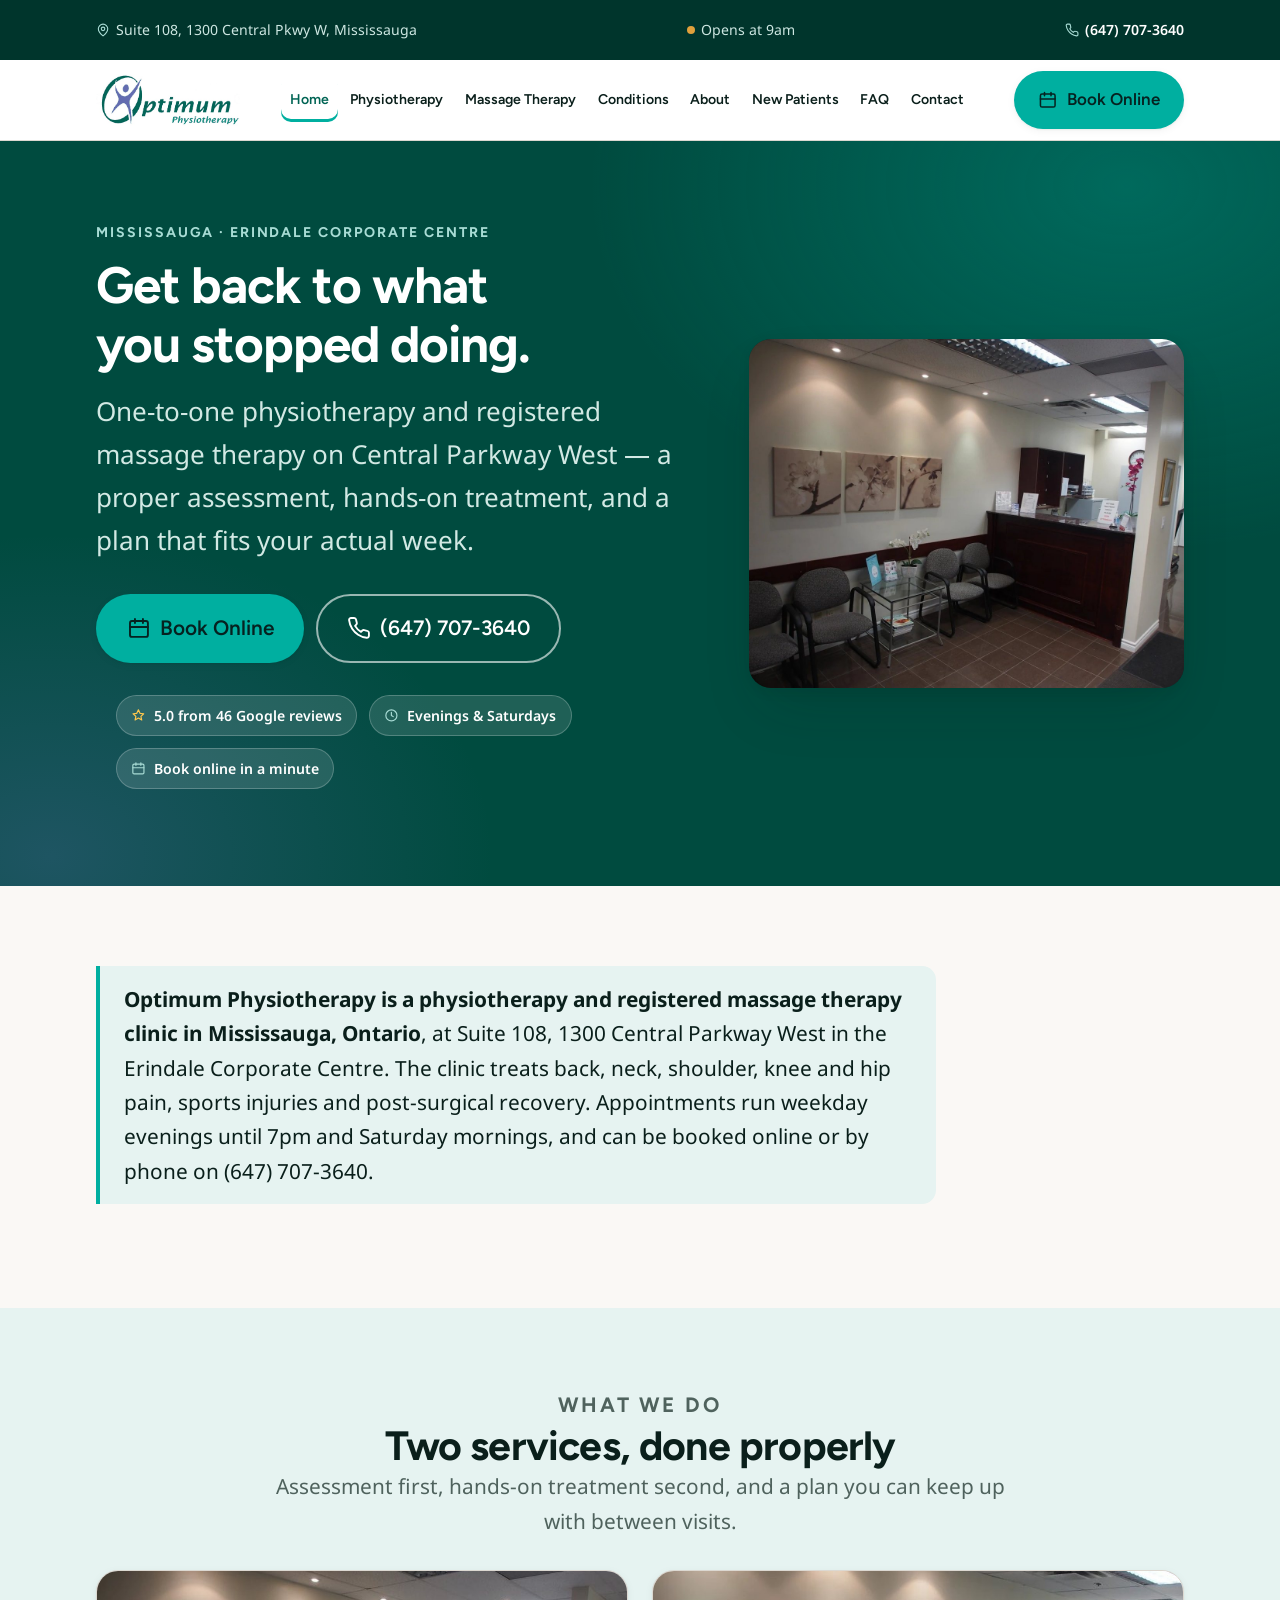
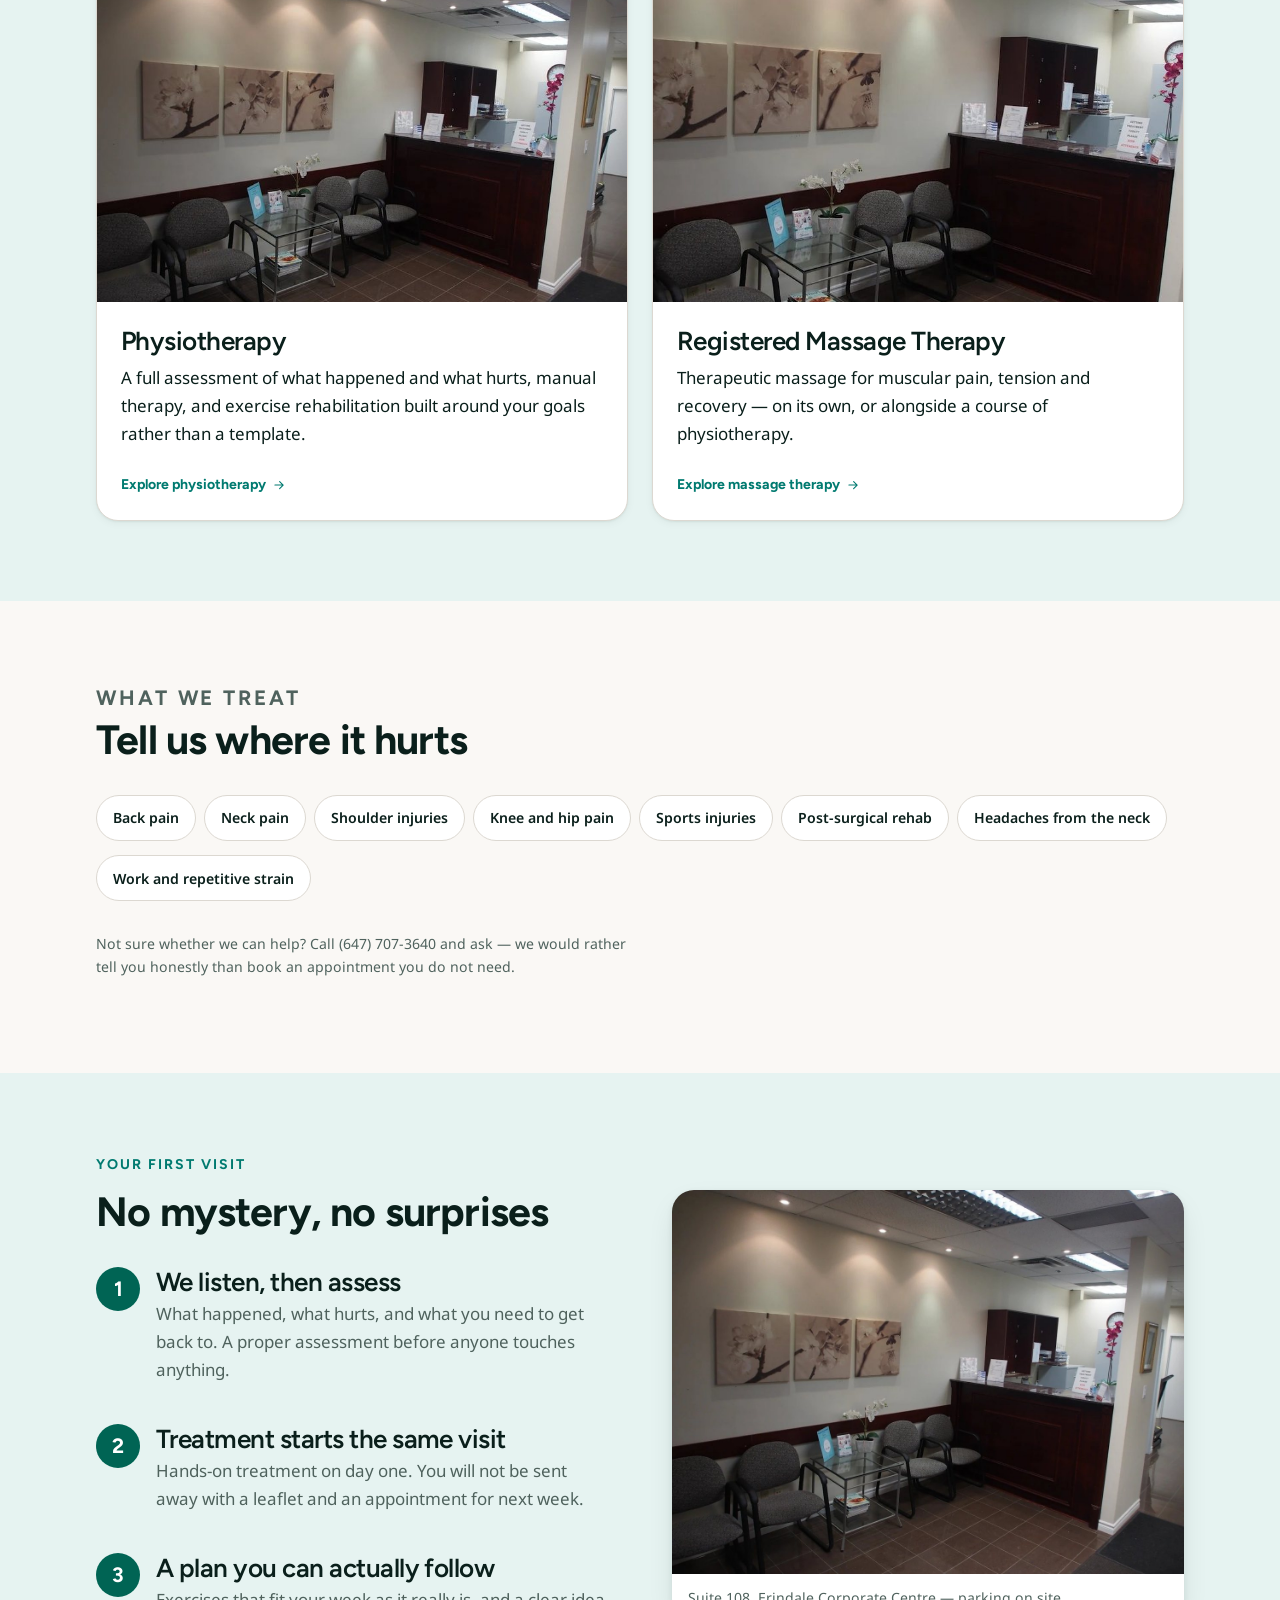
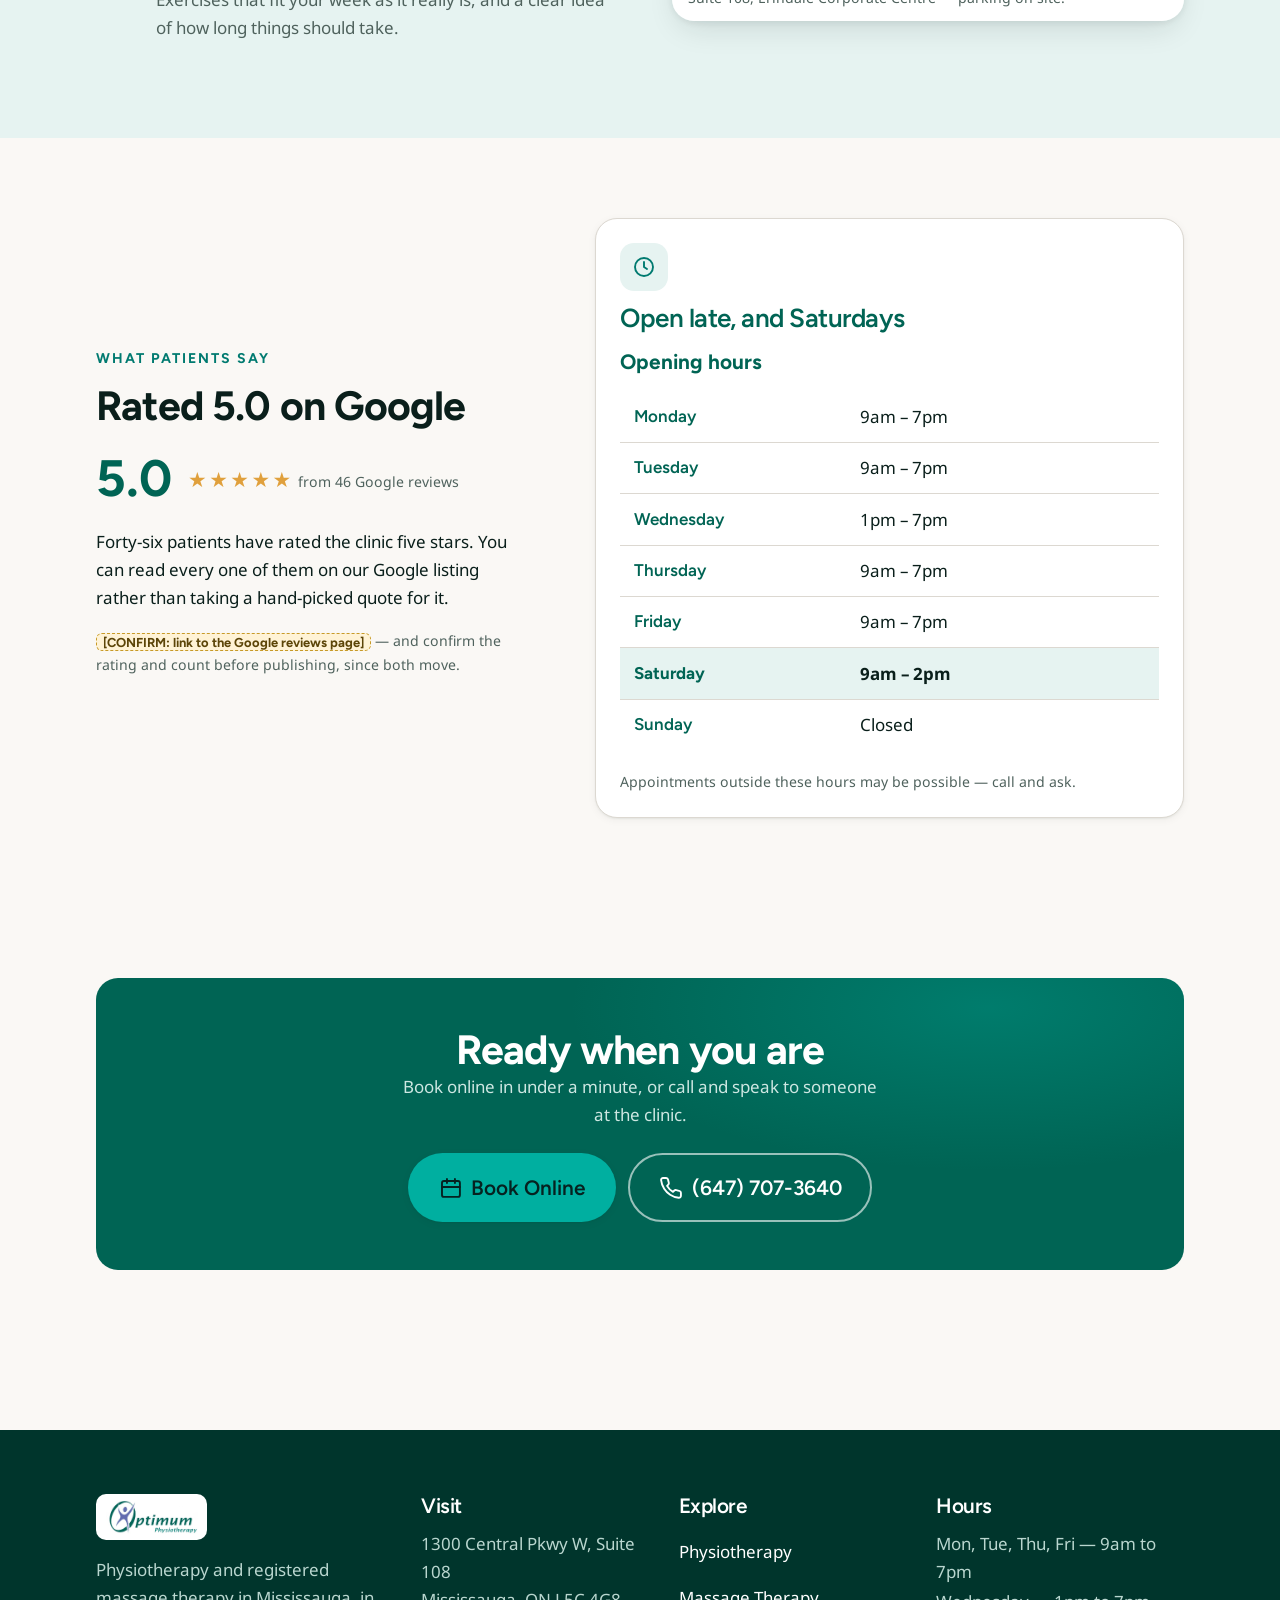
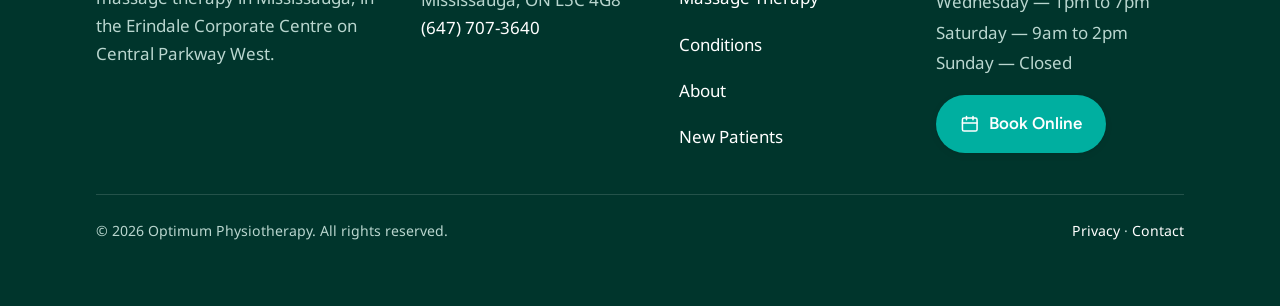
<file: index.html>
<!DOCTYPE html>
<html lang="en-CA">
<head>
  <meta charset="utf-8">
  <meta name="viewport" content="width=device-width, initial-scale=1">
  <title>Physiotherapy & Massage Therapy Mississauga | Optimum</title>
  <meta name="description" content="Physiotherapy and registered massage therapy on Central Parkway West, Mississauga. Assessment and treatment in the same visit. Evenings and Saturdays.">
  <meta name="robots" content="noindex, nofollow">
  <meta property="og:type" content="website">
  <meta property="og:site_name" content="Optimum Physiotherapy">
  <meta property="og:title" content="Physiotherapy & Massage Therapy Mississauga | Optimum">
  <meta property="og:description" content="Physiotherapy and registered massage therapy on Central Parkway West, Mississauga. Assessment and treatment in the same visit. Evenings and Saturdays.">
  <meta property="og:url" content="https://www.optimumphysiotherapy.ca/">
  <meta property="og:image" content="https://www.optimumphysiotherapy.ca/assets/img/reception-1200.jpg">
  <meta property="og:locale" content="en_CA">
  <meta name="twitter:card" content="summary_large_image">
  <meta name="theme-color" content="#006454">
  <link rel="icon" href="assets/img/icon-32.png" sizes="32x32">
  <link rel="apple-touch-icon" href="assets/img/icon-180.png">
  <link rel="preconnect" href="https://fonts.googleapis.com">
  <link rel="preconnect" href="https://fonts.gstatic.com" crossorigin>
  <link href="https://fonts.googleapis.com/css2?family=Figtree:wght@400;500;600;700&family=Noto+Sans:wght@400;500;600;700&display=swap" rel="stylesheet">
  <link rel="stylesheet" href="assets/css/styles.fea0dd3e59.css">
  <script type="application/ld+json">
{
  "@context": "https://schema.org",
  "@graph": [
    {
      "@type": [
        "MedicalClinic",
        "Physiotherapy"
      ],
      "@id": "https://www.optimumphysiotherapy.ca/#business",
      "name": "Optimum Physiotherapy",
      "url": "https://www.optimumphysiotherapy.ca/",
      "logo": "https://www.optimumphysiotherapy.ca/assets/img/logo-160.png",
      "image": "https://www.optimumphysiotherapy.ca/assets/img/reception-1200.jpg",
      "telephone": "+16477073640",
      "address": {
        "@type": "PostalAddress",
        "streetAddress": "1300 Central Pkwy W, Suite 108",
        "addressLocality": "Mississauga",
        "addressRegion": "ON",
        "postalCode": "L5C 4G8",
        "addressCountry": "CA"
      },
      "medicalSpecialty": [
        "PhysicalTherapy"
      ],
      "areaServed": [
        "Mississauga",
        "Erin Mills",
        "Cooksville",
        "Streetsville",
        "Peel Region"
      ],
      "openingHoursSpecification": [
        {
          "@type": "OpeningHoursSpecification",
          "dayOfWeek": [
            "Monday",
            "Tuesday",
            "Thursday",
            "Friday"
          ],
          "opens": "09:00",
          "closes": "19:00"
        },
        {
          "@type": "OpeningHoursSpecification",
          "dayOfWeek": "Wednesday",
          "opens": "13:00",
          "closes": "19:00"
        },
        {
          "@type": "OpeningHoursSpecification",
          "dayOfWeek": "Saturday",
          "opens": "09:00",
          "closes": "14:00"
        }
      ],
      "availableService": [
        {
          "@type": "MedicalTherapy",
          "name": "Physiotherapy",
          "url": "https://www.optimumphysiotherapy.ca/physiotherapy"
        },
        {
          "@type": "MedicalTherapy",
          "name": "Registered Massage Therapy",
          "url": "https://www.optimumphysiotherapy.ca/massage-therapy"
        }
      ],
      "sameAs": [
        "https://www.facebook.com/PhysiotherapyOptimum/",
        "https://www.fresha.com/lvp/optimum-physiotherapy-central-parkway-west-mississauga-BoX7ZM"
      ],
      "potentialAction": {
        "@type": "ReserveAction",
        "target": {
          "@type": "EntryPoint",
          "urlTemplate": "https://www.fresha.com/lvp/optimum-physiotherapy-central-parkway-west-mississauga-BoX7ZM"
        }
      }
    },
    {
      "@type": "WebSite",
      "@id": "https://www.optimumphysiotherapy.ca/#website",
      "url": "https://www.optimumphysiotherapy.ca/",
      "name": "Optimum Physiotherapy",
      "publisher": {
        "@id": "https://www.optimumphysiotherapy.ca/#business"
      },
      "inLanguage": "en-CA"
    },
    {
      "@type": "WebPage",
      "@id": "https://www.optimumphysiotherapy.ca/#webpage",
      "url": "https://www.optimumphysiotherapy.ca/",
      "name": "Physiotherapy & Massage Therapy Mississauga | Optimum",
      "description": "Physiotherapy and registered massage therapy on Central Parkway West, Mississauga. Assessment and treatment in the same visit. Evenings and Saturdays.",
      "isPartOf": {
        "@id": "https://www.optimumphysiotherapy.ca/#website"
      },
      "about": {
        "@id": "https://www.optimumphysiotherapy.ca/#business"
      },
      "inLanguage": "en-CA"
    }
  ]
}
  </script>
</head>
<body>
<a class="skip" href="#main">Skip to main content</a>

<div class="utility">
  <div class="container">
    <span class="utility-item"><svg viewBox="0 0 24 24" fill="none" stroke="currentColor" stroke-width="1.9" stroke-linecap="round" stroke-linejoin="round" aria-hidden="true"><path d="M20 10c0 6-8 12-8 12s-8-6-8-12a8 8 0 0 1 16 0z"/><circle cx="12" cy="10" r="3"/></svg>
      <span>Suite 108, 1300 Central Pkwy W, Mississauga</span></span>
    <span class="utility-item" data-open-now>
      <span class="open-dot" data-open="true"></span>
      <span data-open-text>Mon&ndash;Fri 9am &ndash; 7pm</span>
    </span>
    <span class="utility-item"><svg viewBox="0 0 24 24" fill="none" stroke="currentColor" stroke-width="1.9" stroke-linecap="round" stroke-linejoin="round" aria-hidden="true"><path d="M22 16.9v3a2 2 0 0 1-2.2 2 19.8 19.8 0 0 1-8.6-3.1 19.5 19.5 0 0 1-6-6A19.8 19.8 0 0 1 2.1 4.2 2 2 0 0 1 4.1 2h3a2 2 0 0 1 2 1.7c.1 1 .4 1.9.7 2.8a2 2 0 0 1-.5 2.1L8.1 9.9a16 16 0 0 0 6 6l1.3-1.3a2 2 0 0 1 2.1-.4c.9.3 1.8.6 2.8.7a2 2 0 0 1 1.7 2z"/></svg>
      <a href="tel:+16477073640">(647) 707-3640</a></span>
  </div>
</div>

<header class="site-header">
  <div class="container">
    <a class="brand" href="index.html" aria-label="Optimum Physiotherapy — home">
      <img src="assets/img/logo-160.png" alt="Optimum Physiotherapy" width="443" height="160">
    </a>
    <nav class="nav" aria-label="Main">
        <a href="index.html" aria-current="page">Home</a>
        <a href="physiotherapy.html">Physiotherapy</a>
        <a href="massage-therapy.html">Massage Therapy</a>
        <a href="conditions.html">Conditions</a>
        <a href="about.html">About</a>
        <a href="new-patients.html">New Patients</a>
        <a href="faq.html">FAQ</a>
        <a href="contact.html">Contact</a>
    </nav>
    <a class="btn btn--primary header-cta" href="https://www.fresha.com/lvp/optimum-physiotherapy-central-parkway-west-mississauga-BoX7ZM"
       target="_blank" rel="noopener"><svg viewBox="0 0 24 24" fill="none" stroke="currentColor" stroke-width="1.9" stroke-linecap="round" stroke-linejoin="round" aria-hidden="true"><rect x="3" y="5" width="18" height="16" rx="2"/><path d="M8 3v4M16 3v4M3 11h18"/></svg> Book Online</a>
    <button class="nav-toggle" data-nav-toggle aria-expanded="false" aria-controls="drawer">
      <svg viewBox="0 0 24 24" fill="none" stroke="currentColor" stroke-width="1.9" stroke-linecap="round" stroke-linejoin="round" aria-hidden="true"><path d="M3 6h18M3 12h18M3 18h18"/></svg><span>Menu</span>
    </button>
  </div>
</header>

<div class="drawer" id="drawer" data-drawer hidden>
  <div class="drawer-panel">
    <div class="drawer-head">
      <span class="eyebrow" style="margin:0">Menu</span>
      <button class="nav-toggle" data-drawer-close aria-label="Close menu"><svg viewBox="0 0 24 24" fill="none" stroke="currentColor" stroke-width="1.9" stroke-linecap="round" stroke-linejoin="round" aria-hidden="true"><path d="M6 6l12 12M18 6L6 18"/></svg></button>
    </div>
        <a href="index.html" aria-current="page">Home</a>
        <a href="physiotherapy.html">Physiotherapy</a>
        <a href="massage-therapy.html">Massage Therapy</a>
        <a href="conditions.html">Conditions</a>
        <a href="about.html">About</a>
        <a href="new-patients.html">New Patients</a>
        <a href="faq.html">FAQ</a>
        <a href="contact.html">Contact</a>
    <a class="btn btn--primary" href="https://www.fresha.com/lvp/optimum-physiotherapy-central-parkway-west-mississauga-BoX7ZM" target="_blank" rel="noopener">
      <svg viewBox="0 0 24 24" fill="none" stroke="currentColor" stroke-width="1.9" stroke-linecap="round" stroke-linejoin="round" aria-hidden="true"><rect x="3" y="5" width="18" height="16" rx="2"/><path d="M8 3v4M16 3v4M3 11h18"/></svg> Book Online</a>
    <a class="btn btn--secondary" href="tel:+16477073640">
      <svg viewBox="0 0 24 24" fill="none" stroke="currentColor" stroke-width="1.9" stroke-linecap="round" stroke-linejoin="round" aria-hidden="true"><path d="M22 16.9v3a2 2 0 0 1-2.2 2 19.8 19.8 0 0 1-8.6-3.1 19.5 19.5 0 0 1-6-6A19.8 19.8 0 0 1 2.1 4.2 2 2 0 0 1 4.1 2h3a2 2 0 0 1 2 1.7c.1 1 .4 1.9.7 2.8a2 2 0 0 1-.5 2.1L8.1 9.9a16 16 0 0 0 6 6l1.3-1.3a2 2 0 0 1 2.1-.4c.9.3 1.8.6 2.8.7a2 2 0 0 1 1.7 2z"/></svg> (647) 707-3640</a>
  </div>
</div>

<main id="main">
<section class="hero">
  <div class="container">
    <div class="split split--wide-left">
      <div>
        <p class="eyebrow">Mississauga &middot; Erindale Corporate Centre</p>
        <h1>Get back to what you stopped doing.</h1>
        <p class="lede">
          One-to-one physiotherapy and registered massage therapy on Central Parkway
          West &mdash; a proper assessment, hands-on treatment, and a plan that fits
          your actual week.
        </p>
        <div class="btn-row">
          <a class="btn btn--primary btn--lg" href="https://www.fresha.com/lvp/optimum-physiotherapy-central-parkway-west-mississauga-BoX7ZM" target="_blank" rel="noopener"><svg viewBox="0 0 24 24" fill="none" stroke="currentColor" stroke-width="1.9" stroke-linecap="round" stroke-linejoin="round" aria-hidden="true"><rect x="3" y="5" width="18" height="16" rx="2"/><path d="M8 3v4M16 3v4M3 11h18"/></svg> Book Online</a>
          <a class="btn btn--ghost-light btn--lg" href="tel:+16477073640"><svg viewBox="0 0 24 24" fill="none" stroke="currentColor" stroke-width="1.9" stroke-linecap="round" stroke-linejoin="round" aria-hidden="true"><path d="M22 16.9v3a2 2 0 0 1-2.2 2 19.8 19.8 0 0 1-8.6-3.1 19.5 19.5 0 0 1-6-6A19.8 19.8 0 0 1 2.1 4.2 2 2 0 0 1 4.1 2h3a2 2 0 0 1 2 1.7c.1 1 .4 1.9.7 2.8a2 2 0 0 1-.5 2.1L8.1 9.9a16 16 0 0 0 6 6l1.3-1.3a2 2 0 0 1 2.1-.4c.9.3 1.8.6 2.8.7a2 2 0 0 1 1.7 2z"/></svg> (647) 707-3640</a>
        </div>
        <ul class="trust" style="margin-top:2rem">
          <li><svg class="star" viewBox="0 0 24 24" fill="none" stroke="currentColor" stroke-width="1.9" stroke-linecap="round" stroke-linejoin="round" aria-hidden="true"><path d="M12 3l2.6 5.7 6 .6-4.5 4.2 1.3 6-5.4-3.1L6.6 19.5l1.3-6L3.4 9.3l6-.6z"/></svg> 5.0 from 46 Google reviews</li>
          <li><svg viewBox="0 0 24 24" fill="none" stroke="currentColor" stroke-width="1.9" stroke-linecap="round" stroke-linejoin="round" aria-hidden="true"><circle cx="12" cy="12" r="9"/><path d="M12 7v5l3 2"/></svg> Evenings &amp; Saturdays</li>
          <li><svg viewBox="0 0 24 24" fill="none" stroke="currentColor" stroke-width="1.9" stroke-linecap="round" stroke-linejoin="round" aria-hidden="true"><rect x="3" y="5" width="18" height="16" rx="2"/><path d="M8 3v4M16 3v4M3 11h18"/></svg> Book online in a minute</li>
        </ul>
      </div>
      <div class="hero-media">
        <img src="assets/img/reception-1200.jpg"
             alt="The reception and waiting area at Optimum Physiotherapy in Mississauga"
             width="1360" height="1020" fetchpriority="high">
      </div>
    </div>
  </div>
</section>

<section class="section">
  <div class="container">
    <div class="answer measure-wide">
      <p>
        <strong>Optimum Physiotherapy is a physiotherapy and registered massage therapy
        clinic in Mississauga, Ontario</strong>, at Suite&nbsp;108, 1300 Central Parkway
        West in the Erindale Corporate Centre. The clinic treats back, neck, shoulder,
        knee and hip pain, sports injuries and post-surgical recovery. Appointments run
        weekday evenings until 7pm and Saturday mornings, and can be booked online or by
        phone on (647) 707-3640.
      </p>
    </div>
  </div>
</section>

<section class="section section--tint">
  <div class="container">
    <div class="section-head center">
      <p class="eyebrow">What we do</p>
      <h2>Two services, done properly</h2>
      <p>Assessment first, hands-on treatment second, and a plan you can keep up with
         between visits.</p>
    </div>
    <div class="grid grid--2">
      <a class="media-card reveal" href="physiotherapy.html">
        <div class="media-card-img">
          <img src="assets/img/reception-800.jpg" alt="" width="800" height="600" loading="lazy">
        </div>
        <div class="media-card-body">
          <h3>Physiotherapy</h3>
          <p>A full assessment of what happened and what hurts, manual therapy, and
             exercise rehabilitation built around your goals rather than a template.</p>
          <span class="card-link">Explore physiotherapy <svg viewBox="0 0 24 24" fill="none" stroke="currentColor" stroke-width="1.9" stroke-linecap="round" stroke-linejoin="round" aria-hidden="true"><path d="M5 12h14M13 6l6 6-6 6"/></svg></span>
        </div>
      </a>
      <a class="media-card reveal" href="massage-therapy.html">
        <div class="media-card-img">
          <img src="assets/img/reception-square-800.jpg" alt="" width="800" height="800" loading="lazy">
        </div>
        <div class="media-card-body">
          <h3>Registered Massage Therapy</h3>
          <p>Therapeutic massage for muscular pain, tension and recovery &mdash; on its
             own, or alongside a course of physiotherapy.</p>
          <span class="card-link">Explore massage therapy <svg viewBox="0 0 24 24" fill="none" stroke="currentColor" stroke-width="1.9" stroke-linecap="round" stroke-linejoin="round" aria-hidden="true"><path d="M5 12h14M13 6l6 6-6 6"/></svg></span>
        </div>
      </a>
    </div>
  </div>
</section>

<section class="section">
  <div class="container">
    <div class="section-head">
      <p class="eyebrow">What we treat</p>
      <h2>Tell us where it hurts</h2>
    </div>
    <ul class="chips reveal">
          <li><a href="conditions.html#back-pain">Back pain</a></li>
          <li><a href="conditions.html#neck-pain">Neck pain</a></li>
          <li><a href="conditions.html#shoulder-injuries">Shoulder injuries</a></li>
          <li><a href="conditions.html#knee-and-hip-pain">Knee and hip pain</a></li>
          <li><a href="conditions.html#sports-injuries">Sports injuries</a></li>
          <li><a href="conditions.html#post-surgical-rehab">Post-surgical rehab</a></li>
          <li><a href="conditions.html#headaches-from-the-neck">Headaches from the neck</a></li>
          <li><a href="conditions.html#work-and-repetitive-strain">Work and repetitive strain</a></li>
    </ul>
    <p class="note" style="margin-top:1.5rem">
      Not sure whether we can help? Call (647) 707-3640 and ask &mdash; we would rather tell
      you honestly than book an appointment you do not need.
    </p>
  </div>
</section>

<section class="section section--tint">
  <div class="container">
    <div class="split">
      <div>
        <p class="eyebrow">Your first visit</p>
        <h2>No mystery, no surprises</h2>
        <ol class="steps reveal" style="margin-top:2rem">
          <li>
            <div><h3>We listen, then assess</h3>
            <p>What happened, what hurts, and what you need to get back to. A proper
               assessment before anyone touches anything.</p></div>
          </li>
          <li>
            <div><h3>Treatment starts the same visit</h3>
            <p>Hands-on treatment on day one. You will not be sent away with a leaflet
               and an appointment for next week.</p></div>
          </li>
          <li>
            <div><h3>A plan you can actually follow</h3>
            <p>Exercises that fit your week as it really is, and a clear idea of how
               long things should take.</p></div>
          </li>
        </ol>
      </div>
      <figure class="figure reveal">
        <img src="assets/img/reception-1200.jpg"
             alt="Waiting area and reception desk at Optimum Physiotherapy, Mississauga"
             width="1360" height="1020" loading="lazy">
        <figcaption>Suite 108, Erindale Corporate Centre &mdash; parking on site.</figcaption>
      </figure>
    </div>
  </div>
</section>

<section class="section">
  <div class="container">
    <div class="split split--wide-right">
      <div>
        <p class="eyebrow">What patients say</p>
        <h2>Rated 5.0 on Google</h2>
        <div class="rating" style="margin:1.5rem 0">
          <span class="rating-score">5.0</span>
          <span>
            <span class="rating-stars" aria-hidden="true">&#9733;&#9733;&#9733;&#9733;&#9733;</span>
            <span class="rating-meta">from 46 Google reviews</span>
          </span>
        </div>
        <p>
          Forty-six patients have rated the clinic five stars. You can read every one of
          them on our Google listing rather than taking a hand-picked quote for it.
        </p>
        <p class="note">
          <span class="confirm">[CONFIRM: link to the Google reviews page]</span> &mdash; and confirm the rating and
          count before publishing, since both move.
        </p>
      </div>
      <div>
        <div class="card">
          <div class="card-icon"><svg viewBox="0 0 24 24" fill="none" stroke="currentColor" stroke-width="1.9" stroke-linecap="round" stroke-linejoin="round" aria-hidden="true"><circle cx="12" cy="12" r="9"/><path d="M12 7v5l3 2"/></svg></div>
          <h3>Open late, and Saturdays</h3>
          <table class="facts" data-hours-table>
  <caption>Opening hours</caption>
  <tbody>
      <tr data-day="Monday"><th scope="row">Monday</th><td>9am – 7pm</td></tr>
      <tr data-day="Tuesday"><th scope="row">Tuesday</th><td>9am – 7pm</td></tr>
      <tr data-day="Wednesday"><th scope="row">Wednesday</th><td>1pm – 7pm</td></tr>
      <tr data-day="Thursday"><th scope="row">Thursday</th><td>9am – 7pm</td></tr>
      <tr data-day="Friday"><th scope="row">Friday</th><td>9am – 7pm</td></tr>
      <tr data-day="Saturday"><th scope="row">Saturday</th><td>9am – 2pm</td></tr>
      <tr data-day="Sunday"><th scope="row">Sunday</th><td>Closed</td></tr>
  </tbody>
</table>
          <p class="note" style="margin-top:.5rem">
            Appointments outside these hours may be possible &mdash; call and ask.
          </p>
        </div>
      </div>
    </div>
  </div>
</section>

<section class="section">
  <div class="container">
    <div class="cta-band reveal">
      <h2>Ready when you are</h2>
      <p>Book online in under a minute, or call and speak to someone at the clinic.</p>
      <div class="btn-row">
        <a class="btn btn--primary btn--lg" href="https://www.fresha.com/lvp/optimum-physiotherapy-central-parkway-west-mississauga-BoX7ZM" target="_blank" rel="noopener">
          <svg viewBox="0 0 24 24" fill="none" stroke="currentColor" stroke-width="1.9" stroke-linecap="round" stroke-linejoin="round" aria-hidden="true"><rect x="3" y="5" width="18" height="16" rx="2"/><path d="M8 3v4M16 3v4M3 11h18"/></svg> Book Online</a>
        <a class="btn btn--ghost-light btn--lg" href="tel:+16477073640"><svg viewBox="0 0 24 24" fill="none" stroke="currentColor" stroke-width="1.9" stroke-linecap="round" stroke-linejoin="round" aria-hidden="true"><path d="M22 16.9v3a2 2 0 0 1-2.2 2 19.8 19.8 0 0 1-8.6-3.1 19.5 19.5 0 0 1-6-6A19.8 19.8 0 0 1 2.1 4.2 2 2 0 0 1 4.1 2h3a2 2 0 0 1 2 1.7c.1 1 .4 1.9.7 2.8a2 2 0 0 1-.5 2.1L8.1 9.9a16 16 0 0 0 6 6l1.3-1.3a2 2 0 0 1 2.1-.4c.9.3 1.8.6 2.8.7a2 2 0 0 1 1.7 2z"/></svg> (647) 707-3640</a>
      </div>
    </div>
  </div>
</section>


</main>
<footer class="site-footer">
  <div class="container">
    <div class="footer-grid">
      <div>
        <img src="assets/img/logo-160.png" alt="Optimum Physiotherapy" width="443" height="160">
        <p style="margin-top:1rem">Physiotherapy and registered massage therapy in
          Mississauga, in the Erindale Corporate Centre on Central Parkway West.</p>
      </div>
      <div>
        <h3>Visit</h3>
        <p>
          1300 Central Pkwy W, Suite 108<br>Mississauga, ON L5C 4G8<br>
          <a href="tel:+16477073640">(647) 707-3640</a>
        </p>
      </div>
      <div>
        <h3>Explore</h3>
        <ul class="footer-list">
          <li><a href="physiotherapy.html">Physiotherapy</a></li>
          <li><a href="massage-therapy.html">Massage Therapy</a></li>
          <li><a href="conditions.html">Conditions</a></li>
          <li><a href="about.html">About</a></li>
          <li><a href="new-patients.html">New Patients</a></li>
        </ul>
      </div>
      <div>
        <h3>Hours</h3>
        <ul class="footer-list">
          <li>Mon, Tue, Thu, Fri &mdash; 9am to 7pm</li>
          <li>Wednesday &mdash; 1pm to 7pm</li>
          <li>Saturday &mdash; 9am to 2pm</li>
          <li>Sunday &mdash; Closed</li>
        </ul>
        <a class="btn btn--primary" style="margin-top:1rem" href="https://www.fresha.com/lvp/optimum-physiotherapy-central-parkway-west-mississauga-BoX7ZM"
           target="_blank" rel="noopener"><svg viewBox="0 0 24 24" fill="none" stroke="currentColor" stroke-width="1.9" stroke-linecap="round" stroke-linejoin="round" aria-hidden="true"><rect x="3" y="5" width="18" height="16" rx="2"/><path d="M8 3v4M16 3v4M3 11h18"/></svg> Book Online</a>
      </div>
    </div>
    <div class="footer-bottom">
      <span>&copy; <span data-year>2026</span> Optimum Physiotherapy. All rights reserved.</span>
      <span><a href="privacy-policy.html">Privacy</a> &middot;
            <a href="contact.html">Contact</a></span>
    </div>
  </div>
</footer>

<script src="assets/js/main.c1a71e0f17.js" defer></script>
</body>
</html>
</file>
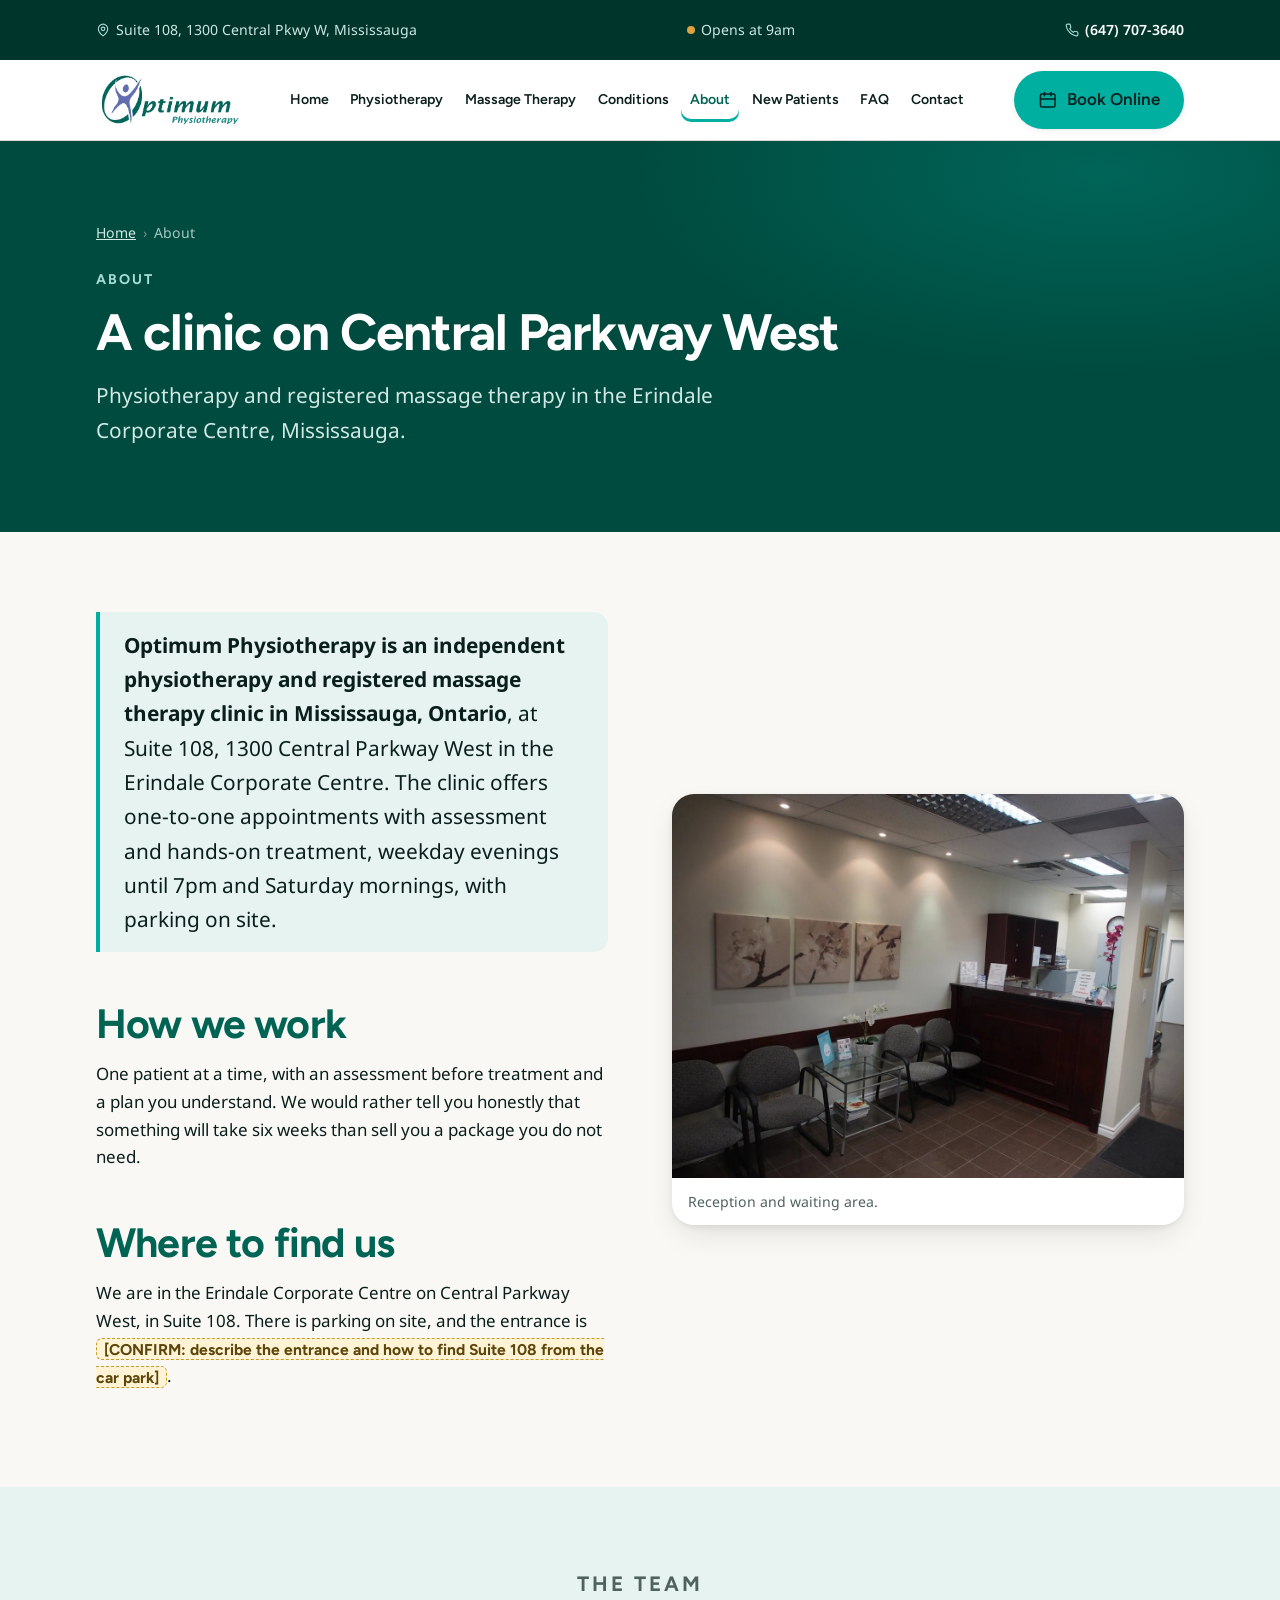
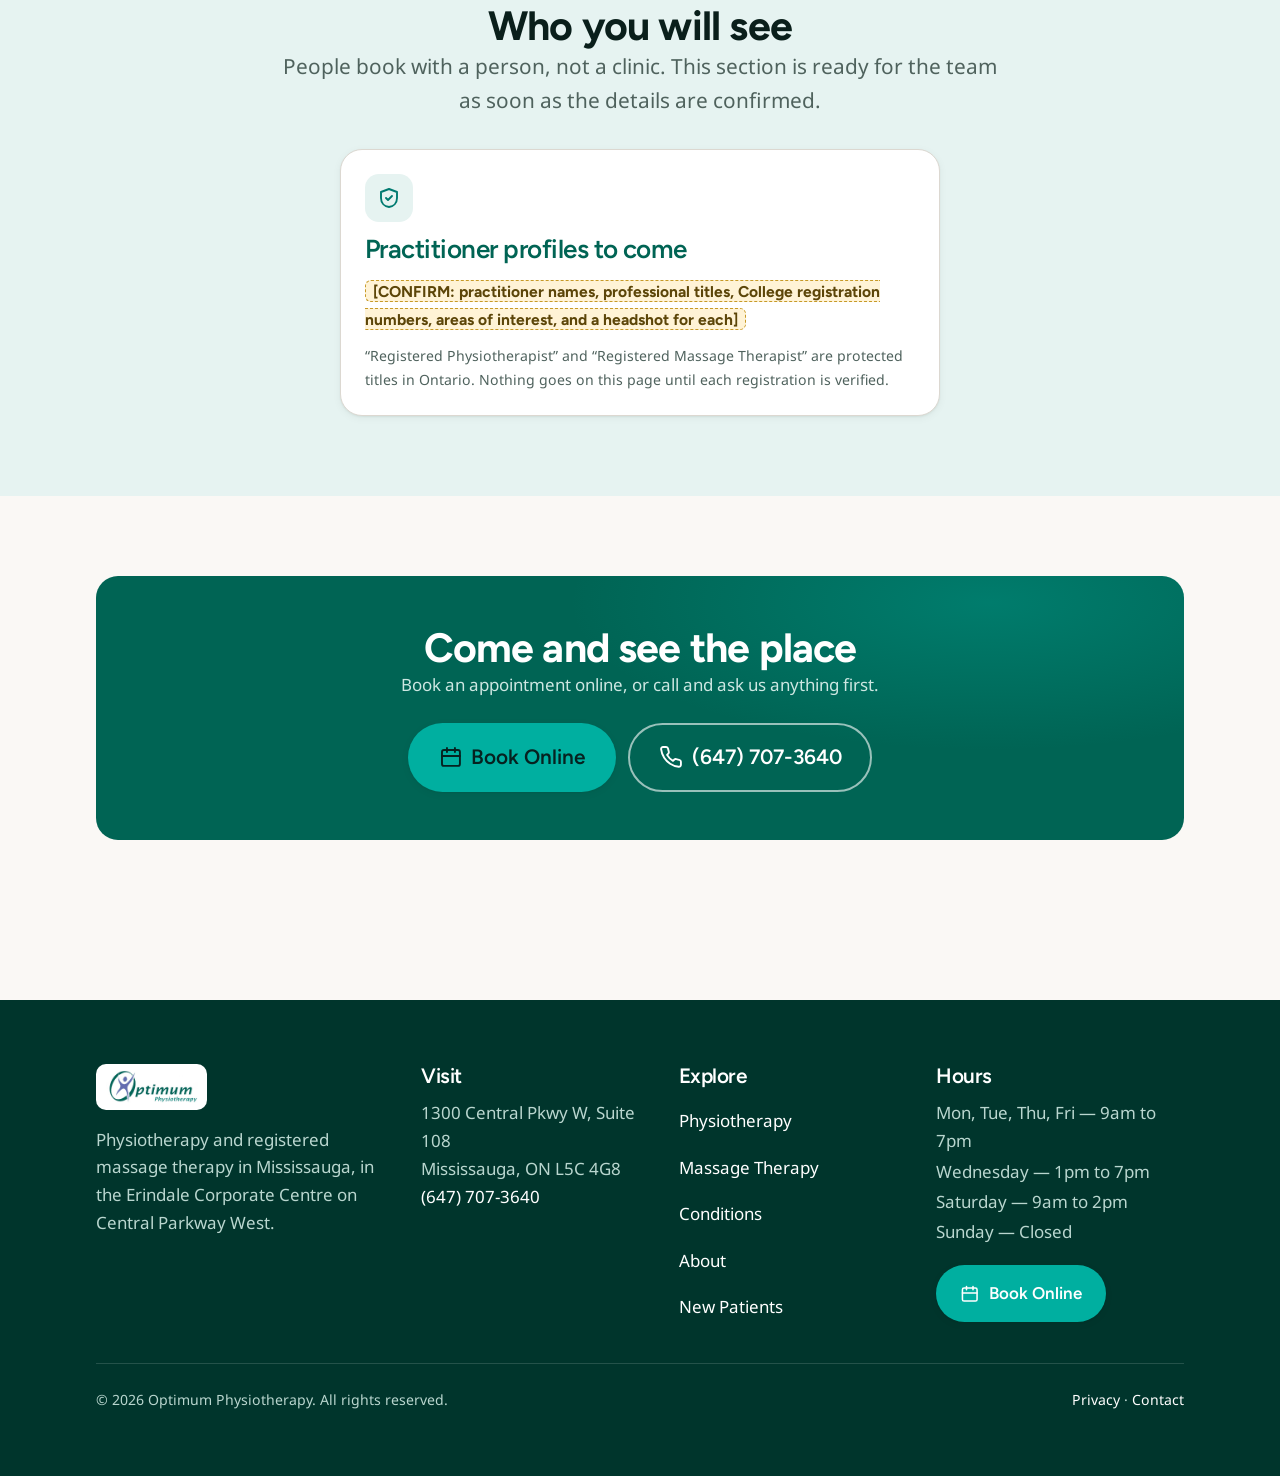
<file: about.html>
<!DOCTYPE html>
<html lang="en-CA">
<head>
  <meta charset="utf-8">
  <meta name="viewport" content="width=device-width, initial-scale=1">
  <title>About the Clinic | Optimum Physiotherapy Mississauga</title>
  <meta name="description" content="Independent physiotherapy and massage therapy clinic in the Erindale Corporate Centre, Mississauga. One-to-one appointments, evenings and Saturdays.">
  <meta name="robots" content="noindex, nofollow">
  <meta property="og:type" content="website">
  <meta property="og:site_name" content="Optimum Physiotherapy">
  <meta property="og:title" content="About the Clinic | Optimum Physiotherapy Mississauga">
  <meta property="og:description" content="Independent physiotherapy and massage therapy clinic in the Erindale Corporate Centre, Mississauga. One-to-one appointments, evenings and Saturdays.">
  <meta property="og:url" content="https://www.optimumphysiotherapy.ca/about">
  <meta property="og:image" content="https://www.optimumphysiotherapy.ca/assets/img/reception-1200.jpg">
  <meta property="og:locale" content="en_CA">
  <meta name="twitter:card" content="summary_large_image">
  <meta name="theme-color" content="#006454">
  <link rel="icon" href="assets/img/icon-32.png" sizes="32x32">
  <link rel="apple-touch-icon" href="assets/img/icon-180.png">
  <link rel="preconnect" href="https://fonts.googleapis.com">
  <link rel="preconnect" href="https://fonts.gstatic.com" crossorigin>
  <link href="https://fonts.googleapis.com/css2?family=Figtree:wght@400;500;600;700&family=Noto+Sans:wght@400;500;600;700&display=swap" rel="stylesheet">
  <link rel="stylesheet" href="assets/css/styles.fea0dd3e59.css">
  <script type="application/ld+json">
{
  "@context": "https://schema.org",
  "@graph": [
    {
      "@type": "WebPage",
      "@id": "https://www.optimumphysiotherapy.ca/about#webpage",
      "url": "https://www.optimumphysiotherapy.ca/about",
      "name": "About the Clinic | Optimum Physiotherapy Mississauga",
      "description": "Independent physiotherapy and massage therapy clinic in the Erindale Corporate Centre, Mississauga. One-to-one appointments, evenings and Saturdays.",
      "isPartOf": {
        "@id": "https://www.optimumphysiotherapy.ca/#website"
      },
      "about": {
        "@id": "https://www.optimumphysiotherapy.ca/#business"
      },
      "inLanguage": "en-CA"
    },
    {
      "@type": "BreadcrumbList",
      "@id": "https://www.optimumphysiotherapy.ca/about#crumbs",
      "itemListElement": [
        {
          "@type": "ListItem",
          "position": 1,
          "name": "Home",
          "item": "https://www.optimumphysiotherapy.ca/"
        },
        {
          "@type": "ListItem",
          "position": 2,
          "name": "About",
          "item": "https://www.optimumphysiotherapy.ca/about"
        }
      ]
    }
  ]
}
  </script>
</head>
<body>
<a class="skip" href="#main">Skip to main content</a>

<div class="utility">
  <div class="container">
    <span class="utility-item"><svg viewBox="0 0 24 24" fill="none" stroke="currentColor" stroke-width="1.9" stroke-linecap="round" stroke-linejoin="round" aria-hidden="true"><path d="M20 10c0 6-8 12-8 12s-8-6-8-12a8 8 0 0 1 16 0z"/><circle cx="12" cy="10" r="3"/></svg>
      <span>Suite 108, 1300 Central Pkwy W, Mississauga</span></span>
    <span class="utility-item" data-open-now>
      <span class="open-dot" data-open="true"></span>
      <span data-open-text>Mon&ndash;Fri 9am &ndash; 7pm</span>
    </span>
    <span class="utility-item"><svg viewBox="0 0 24 24" fill="none" stroke="currentColor" stroke-width="1.9" stroke-linecap="round" stroke-linejoin="round" aria-hidden="true"><path d="M22 16.9v3a2 2 0 0 1-2.2 2 19.8 19.8 0 0 1-8.6-3.1 19.5 19.5 0 0 1-6-6A19.8 19.8 0 0 1 2.1 4.2 2 2 0 0 1 4.1 2h3a2 2 0 0 1 2 1.7c.1 1 .4 1.9.7 2.8a2 2 0 0 1-.5 2.1L8.1 9.9a16 16 0 0 0 6 6l1.3-1.3a2 2 0 0 1 2.1-.4c.9.3 1.8.6 2.8.7a2 2 0 0 1 1.7 2z"/></svg>
      <a href="tel:+16477073640">(647) 707-3640</a></span>
  </div>
</div>

<header class="site-header">
  <div class="container">
    <a class="brand" href="index.html" aria-label="Optimum Physiotherapy — home">
      <img src="assets/img/logo-160.png" alt="Optimum Physiotherapy" width="443" height="160">
    </a>
    <nav class="nav" aria-label="Main">
        <a href="index.html">Home</a>
        <a href="physiotherapy.html">Physiotherapy</a>
        <a href="massage-therapy.html">Massage Therapy</a>
        <a href="conditions.html">Conditions</a>
        <a href="about.html" aria-current="page">About</a>
        <a href="new-patients.html">New Patients</a>
        <a href="faq.html">FAQ</a>
        <a href="contact.html">Contact</a>
    </nav>
    <a class="btn btn--primary header-cta" href="https://www.fresha.com/lvp/optimum-physiotherapy-central-parkway-west-mississauga-BoX7ZM"
       target="_blank" rel="noopener"><svg viewBox="0 0 24 24" fill="none" stroke="currentColor" stroke-width="1.9" stroke-linecap="round" stroke-linejoin="round" aria-hidden="true"><rect x="3" y="5" width="18" height="16" rx="2"/><path d="M8 3v4M16 3v4M3 11h18"/></svg> Book Online</a>
    <button class="nav-toggle" data-nav-toggle aria-expanded="false" aria-controls="drawer">
      <svg viewBox="0 0 24 24" fill="none" stroke="currentColor" stroke-width="1.9" stroke-linecap="round" stroke-linejoin="round" aria-hidden="true"><path d="M3 6h18M3 12h18M3 18h18"/></svg><span>Menu</span>
    </button>
  </div>
</header>

<div class="drawer" id="drawer" data-drawer hidden>
  <div class="drawer-panel">
    <div class="drawer-head">
      <span class="eyebrow" style="margin:0">Menu</span>
      <button class="nav-toggle" data-drawer-close aria-label="Close menu"><svg viewBox="0 0 24 24" fill="none" stroke="currentColor" stroke-width="1.9" stroke-linecap="round" stroke-linejoin="round" aria-hidden="true"><path d="M6 6l12 12M18 6L6 18"/></svg></button>
    </div>
        <a href="index.html">Home</a>
        <a href="physiotherapy.html">Physiotherapy</a>
        <a href="massage-therapy.html">Massage Therapy</a>
        <a href="conditions.html">Conditions</a>
        <a href="about.html" aria-current="page">About</a>
        <a href="new-patients.html">New Patients</a>
        <a href="faq.html">FAQ</a>
        <a href="contact.html">Contact</a>
    <a class="btn btn--primary" href="https://www.fresha.com/lvp/optimum-physiotherapy-central-parkway-west-mississauga-BoX7ZM" target="_blank" rel="noopener">
      <svg viewBox="0 0 24 24" fill="none" stroke="currentColor" stroke-width="1.9" stroke-linecap="round" stroke-linejoin="round" aria-hidden="true"><rect x="3" y="5" width="18" height="16" rx="2"/><path d="M8 3v4M16 3v4M3 11h18"/></svg> Book Online</a>
    <a class="btn btn--secondary" href="tel:+16477073640">
      <svg viewBox="0 0 24 24" fill="none" stroke="currentColor" stroke-width="1.9" stroke-linecap="round" stroke-linejoin="round" aria-hidden="true"><path d="M22 16.9v3a2 2 0 0 1-2.2 2 19.8 19.8 0 0 1-8.6-3.1 19.5 19.5 0 0 1-6-6A19.8 19.8 0 0 1 2.1 4.2 2 2 0 0 1 4.1 2h3a2 2 0 0 1 2 1.7c.1 1 .4 1.9.7 2.8a2 2 0 0 1-.5 2.1L8.1 9.9a16 16 0 0 0 6 6l1.3-1.3a2 2 0 0 1 2.1-.4c.9.3 1.8.6 2.8.7a2 2 0 0 1 1.7 2z"/></svg> (647) 707-3640</a>
  </div>
</div>

<main id="main">
<section class="page-hero">
  <div class="container">
    <nav class="crumbs" aria-label="Breadcrumb"><ol><li><a href="index.html">Home</a></li><li><span aria-current="page">About</span></li></ol></nav>
    <p class="eyebrow">About</p>
    <h1>A clinic on Central Parkway West</h1>
    <p class="lede">Physiotherapy and registered massage therapy in the Erindale Corporate Centre, Mississauga.</p>
  </div>
</section>

<section class="section">
  <div class="container">
    <div class="split">
      <div class="prose">
        <div class="answer">
          <p>
            <strong>Optimum Physiotherapy is an independent physiotherapy and registered
            massage therapy clinic in Mississauga, Ontario</strong>, at Suite&nbsp;108,
            1300 Central Parkway West in the Erindale Corporate Centre. The clinic offers
            one-to-one appointments with assessment and hands-on treatment, weekday
            evenings until 7pm and Saturday mornings, with parking on site.
          </p>
        </div>
        <h2>How we work</h2>
        <p>
          One patient at a time, with an assessment before treatment and a plan you
          understand. We would rather tell you honestly that something will take six
          weeks than sell you a package you do not need.
        </p>
        <h2>Where to find us</h2>
        <p>
          We are in the Erindale Corporate Centre on Central Parkway West, in
          Suite&nbsp;108. There is parking on site, and the entrance
          is <span class="confirm">[CONFIRM: describe the entrance and how to find Suite 108 from the car park]</span>.
        </p>
      </div>
      <figure class="figure reveal">
        <img src="assets/img/reception-1200.jpg"
             alt="Reception at Optimum Physiotherapy, Suite 108, 1300 Central Parkway West"
             width="1360" height="1020" loading="lazy">
        <figcaption>Reception and waiting area.</figcaption>
      </figure>
    </div>
  </div>
</section>

<section class="section section--tint">
  <div class="container">
    <div class="section-head center">
      <p class="eyebrow">The team</p>
      <h2>Who you will see</h2>
      <p>People book with a person, not a clinic. This section is ready for the team
         as soon as the details are confirmed.</p>
    </div>
    <div class="card measure" style="margin-inline:auto">
      <div class="card-icon"><svg viewBox="0 0 24 24" fill="none" stroke="currentColor" stroke-width="1.9" stroke-linecap="round" stroke-linejoin="round" aria-hidden="true"><path d="M12 3l8 3v6c0 5-3.4 8.4-8 9-4.6-.6-8-4-8-9V6z"/><path d="m9 12 2 2 4-4"/></svg></div>
      <h3>Practitioner profiles to come</h3>
      <p>
        <span class="confirm">[CONFIRM: practitioner names, professional titles, College registration numbers, areas of interest, and a headshot for each]</span>
      </p>
      <p class="note" style="margin-bottom:0">
        &ldquo;Registered Physiotherapist&rdquo; and &ldquo;Registered Massage
        Therapist&rdquo; are protected titles in Ontario. Nothing goes on this page until
        each registration is verified.
      </p>
    </div>
  </div>
</section>

<section class="section">
  <div class="container">
    <div class="cta-band reveal">
      <h2>Come and see the place</h2>
      <p>Book an appointment online, or call and ask us anything first.</p>
      <div class="btn-row">
        <a class="btn btn--primary btn--lg" href="https://www.fresha.com/lvp/optimum-physiotherapy-central-parkway-west-mississauga-BoX7ZM" target="_blank" rel="noopener">
          <svg viewBox="0 0 24 24" fill="none" stroke="currentColor" stroke-width="1.9" stroke-linecap="round" stroke-linejoin="round" aria-hidden="true"><rect x="3" y="5" width="18" height="16" rx="2"/><path d="M8 3v4M16 3v4M3 11h18"/></svg> Book Online</a>
        <a class="btn btn--ghost-light btn--lg" href="tel:+16477073640"><svg viewBox="0 0 24 24" fill="none" stroke="currentColor" stroke-width="1.9" stroke-linecap="round" stroke-linejoin="round" aria-hidden="true"><path d="M22 16.9v3a2 2 0 0 1-2.2 2 19.8 19.8 0 0 1-8.6-3.1 19.5 19.5 0 0 1-6-6A19.8 19.8 0 0 1 2.1 4.2 2 2 0 0 1 4.1 2h3a2 2 0 0 1 2 1.7c.1 1 .4 1.9.7 2.8a2 2 0 0 1-.5 2.1L8.1 9.9a16 16 0 0 0 6 6l1.3-1.3a2 2 0 0 1 2.1-.4c.9.3 1.8.6 2.8.7a2 2 0 0 1 1.7 2z"/></svg> (647) 707-3640</a>
      </div>
    </div>
  </div>
</section>


</main>
<footer class="site-footer">
  <div class="container">
    <div class="footer-grid">
      <div>
        <img src="assets/img/logo-160.png" alt="Optimum Physiotherapy" width="443" height="160">
        <p style="margin-top:1rem">Physiotherapy and registered massage therapy in
          Mississauga, in the Erindale Corporate Centre on Central Parkway West.</p>
      </div>
      <div>
        <h3>Visit</h3>
        <p>
          1300 Central Pkwy W, Suite 108<br>Mississauga, ON L5C 4G8<br>
          <a href="tel:+16477073640">(647) 707-3640</a>
        </p>
      </div>
      <div>
        <h3>Explore</h3>
        <ul class="footer-list">
          <li><a href="physiotherapy.html">Physiotherapy</a></li>
          <li><a href="massage-therapy.html">Massage Therapy</a></li>
          <li><a href="conditions.html">Conditions</a></li>
          <li><a href="about.html">About</a></li>
          <li><a href="new-patients.html">New Patients</a></li>
        </ul>
      </div>
      <div>
        <h3>Hours</h3>
        <ul class="footer-list">
          <li>Mon, Tue, Thu, Fri &mdash; 9am to 7pm</li>
          <li>Wednesday &mdash; 1pm to 7pm</li>
          <li>Saturday &mdash; 9am to 2pm</li>
          <li>Sunday &mdash; Closed</li>
        </ul>
        <a class="btn btn--primary" style="margin-top:1rem" href="https://www.fresha.com/lvp/optimum-physiotherapy-central-parkway-west-mississauga-BoX7ZM"
           target="_blank" rel="noopener"><svg viewBox="0 0 24 24" fill="none" stroke="currentColor" stroke-width="1.9" stroke-linecap="round" stroke-linejoin="round" aria-hidden="true"><rect x="3" y="5" width="18" height="16" rx="2"/><path d="M8 3v4M16 3v4M3 11h18"/></svg> Book Online</a>
      </div>
    </div>
    <div class="footer-bottom">
      <span>&copy; <span data-year>2026</span> Optimum Physiotherapy. All rights reserved.</span>
      <span><a href="privacy-policy.html">Privacy</a> &middot;
            <a href="contact.html">Contact</a></span>
    </div>
  </div>
</footer>

<script src="assets/js/main.c1a71e0f17.js" defer></script>
</body>
</html>
</file>
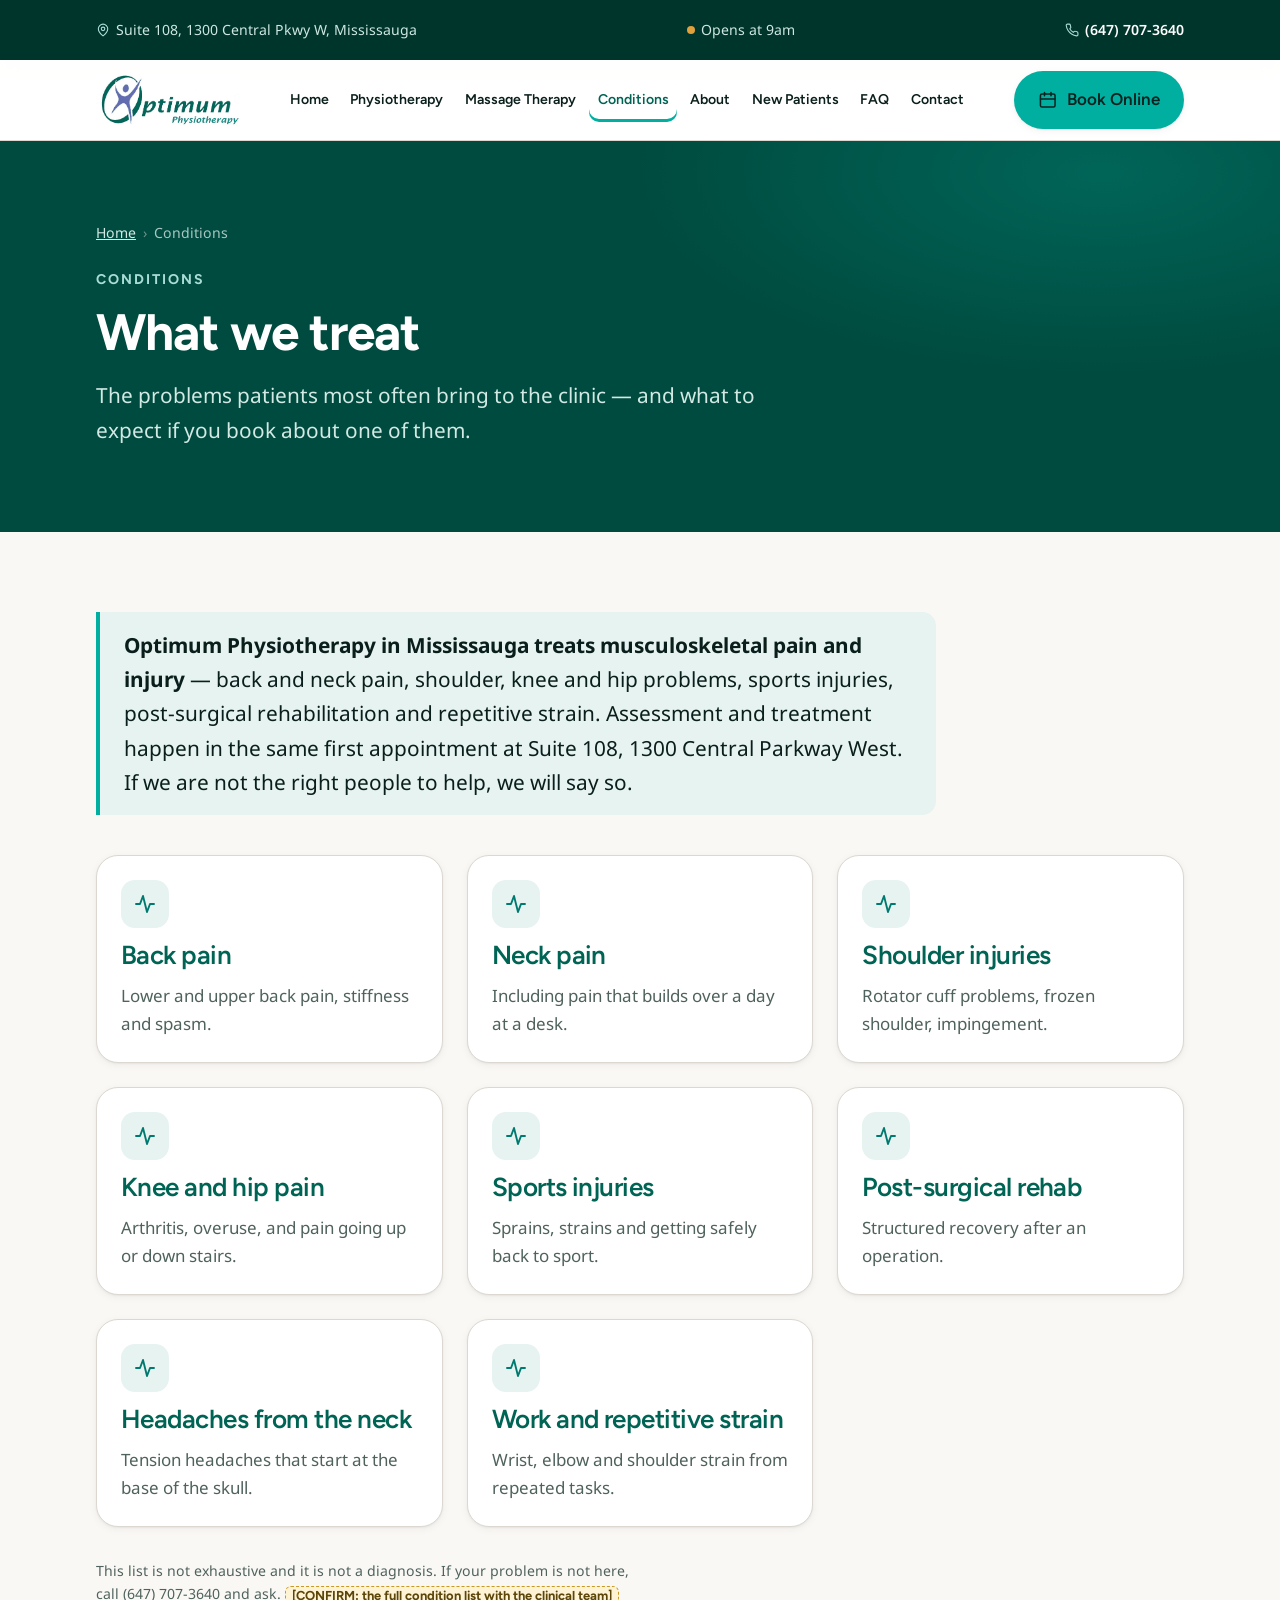
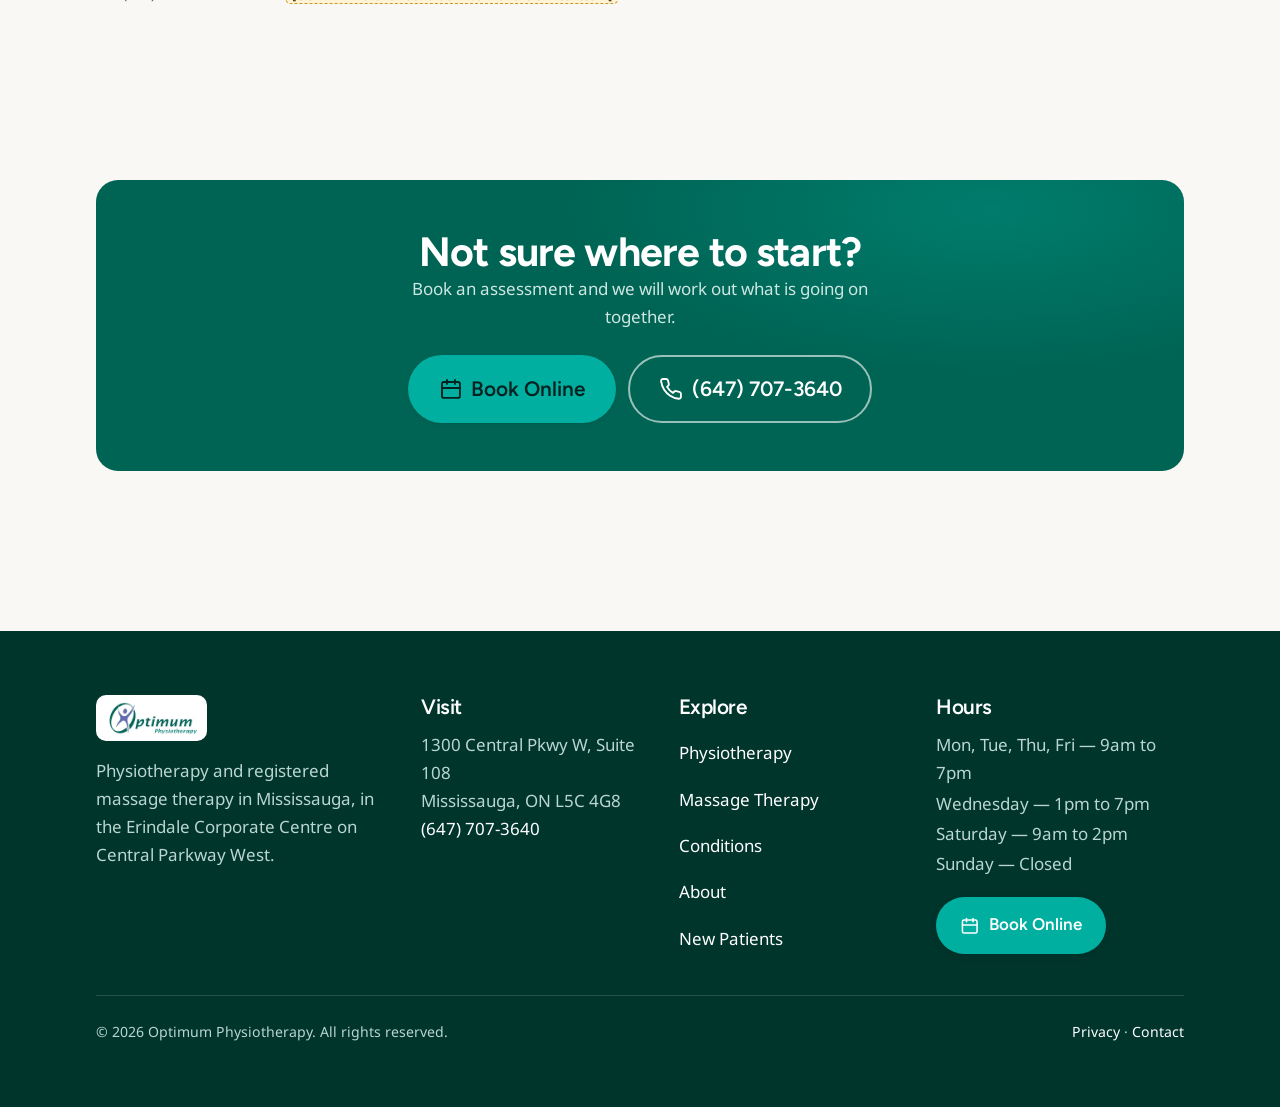
<file: conditions.html>
<!DOCTYPE html>
<html lang="en-CA">
<head>
  <meta charset="utf-8">
  <meta name="viewport" content="width=device-width, initial-scale=1">
  <title>Conditions We Treat | Optimum Physiotherapy Mississauga</title>
  <meta name="description" content="Back and neck pain, shoulder, knee and hip problems, sports injuries and post-surgical rehabilitation, treated at Optimum Physiotherapy in Mississauga.">
  <meta name="robots" content="noindex, nofollow">
  <meta property="og:type" content="website">
  <meta property="og:site_name" content="Optimum Physiotherapy">
  <meta property="og:title" content="Conditions We Treat | Optimum Physiotherapy Mississauga">
  <meta property="og:description" content="Back and neck pain, shoulder, knee and hip problems, sports injuries and post-surgical rehabilitation, treated at Optimum Physiotherapy in Mississauga.">
  <meta property="og:url" content="https://www.optimumphysiotherapy.ca/conditions">
  <meta property="og:image" content="https://www.optimumphysiotherapy.ca/assets/img/reception-1200.jpg">
  <meta property="og:locale" content="en_CA">
  <meta name="twitter:card" content="summary_large_image">
  <meta name="theme-color" content="#006454">
  <link rel="icon" href="assets/img/icon-32.png" sizes="32x32">
  <link rel="apple-touch-icon" href="assets/img/icon-180.png">
  <link rel="preconnect" href="https://fonts.googleapis.com">
  <link rel="preconnect" href="https://fonts.gstatic.com" crossorigin>
  <link href="https://fonts.googleapis.com/css2?family=Figtree:wght@400;500;600;700&family=Noto+Sans:wght@400;500;600;700&display=swap" rel="stylesheet">
  <link rel="stylesheet" href="assets/css/styles.fea0dd3e59.css">
  <script type="application/ld+json">
{
  "@context": "https://schema.org",
  "@graph": [
    {
      "@type": "MedicalWebPage",
      "@id": "https://www.optimumphysiotherapy.ca/conditions#webpage",
      "url": "https://www.optimumphysiotherapy.ca/conditions",
      "name": "Conditions We Treat | Optimum Physiotherapy Mississauga",
      "description": "Back and neck pain, shoulder, knee and hip problems, sports injuries and post-surgical rehabilitation, treated at Optimum Physiotherapy in Mississauga.",
      "isPartOf": {
        "@id": "https://www.optimumphysiotherapy.ca/#website"
      },
      "about": {
        "@id": "https://www.optimumphysiotherapy.ca/#business"
      },
      "inLanguage": "en-CA"
    },
    {
      "@type": "BreadcrumbList",
      "@id": "https://www.optimumphysiotherapy.ca/conditions#crumbs",
      "itemListElement": [
        {
          "@type": "ListItem",
          "position": 1,
          "name": "Home",
          "item": "https://www.optimumphysiotherapy.ca/"
        },
        {
          "@type": "ListItem",
          "position": 2,
          "name": "Conditions",
          "item": "https://www.optimumphysiotherapy.ca/conditions"
        }
      ]
    }
  ]
}
  </script>
</head>
<body>
<a class="skip" href="#main">Skip to main content</a>

<div class="utility">
  <div class="container">
    <span class="utility-item"><svg viewBox="0 0 24 24" fill="none" stroke="currentColor" stroke-width="1.9" stroke-linecap="round" stroke-linejoin="round" aria-hidden="true"><path d="M20 10c0 6-8 12-8 12s-8-6-8-12a8 8 0 0 1 16 0z"/><circle cx="12" cy="10" r="3"/></svg>
      <span>Suite 108, 1300 Central Pkwy W, Mississauga</span></span>
    <span class="utility-item" data-open-now>
      <span class="open-dot" data-open="true"></span>
      <span data-open-text>Mon&ndash;Fri 9am &ndash; 7pm</span>
    </span>
    <span class="utility-item"><svg viewBox="0 0 24 24" fill="none" stroke="currentColor" stroke-width="1.9" stroke-linecap="round" stroke-linejoin="round" aria-hidden="true"><path d="M22 16.9v3a2 2 0 0 1-2.2 2 19.8 19.8 0 0 1-8.6-3.1 19.5 19.5 0 0 1-6-6A19.8 19.8 0 0 1 2.1 4.2 2 2 0 0 1 4.1 2h3a2 2 0 0 1 2 1.7c.1 1 .4 1.9.7 2.8a2 2 0 0 1-.5 2.1L8.1 9.9a16 16 0 0 0 6 6l1.3-1.3a2 2 0 0 1 2.1-.4c.9.3 1.8.6 2.8.7a2 2 0 0 1 1.7 2z"/></svg>
      <a href="tel:+16477073640">(647) 707-3640</a></span>
  </div>
</div>

<header class="site-header">
  <div class="container">
    <a class="brand" href="index.html" aria-label="Optimum Physiotherapy — home">
      <img src="assets/img/logo-160.png" alt="Optimum Physiotherapy" width="443" height="160">
    </a>
    <nav class="nav" aria-label="Main">
        <a href="index.html">Home</a>
        <a href="physiotherapy.html">Physiotherapy</a>
        <a href="massage-therapy.html">Massage Therapy</a>
        <a href="conditions.html" aria-current="page">Conditions</a>
        <a href="about.html">About</a>
        <a href="new-patients.html">New Patients</a>
        <a href="faq.html">FAQ</a>
        <a href="contact.html">Contact</a>
    </nav>
    <a class="btn btn--primary header-cta" href="https://www.fresha.com/lvp/optimum-physiotherapy-central-parkway-west-mississauga-BoX7ZM"
       target="_blank" rel="noopener"><svg viewBox="0 0 24 24" fill="none" stroke="currentColor" stroke-width="1.9" stroke-linecap="round" stroke-linejoin="round" aria-hidden="true"><rect x="3" y="5" width="18" height="16" rx="2"/><path d="M8 3v4M16 3v4M3 11h18"/></svg> Book Online</a>
    <button class="nav-toggle" data-nav-toggle aria-expanded="false" aria-controls="drawer">
      <svg viewBox="0 0 24 24" fill="none" stroke="currentColor" stroke-width="1.9" stroke-linecap="round" stroke-linejoin="round" aria-hidden="true"><path d="M3 6h18M3 12h18M3 18h18"/></svg><span>Menu</span>
    </button>
  </div>
</header>

<div class="drawer" id="drawer" data-drawer hidden>
  <div class="drawer-panel">
    <div class="drawer-head">
      <span class="eyebrow" style="margin:0">Menu</span>
      <button class="nav-toggle" data-drawer-close aria-label="Close menu"><svg viewBox="0 0 24 24" fill="none" stroke="currentColor" stroke-width="1.9" stroke-linecap="round" stroke-linejoin="round" aria-hidden="true"><path d="M6 6l12 12M18 6L6 18"/></svg></button>
    </div>
        <a href="index.html">Home</a>
        <a href="physiotherapy.html">Physiotherapy</a>
        <a href="massage-therapy.html">Massage Therapy</a>
        <a href="conditions.html" aria-current="page">Conditions</a>
        <a href="about.html">About</a>
        <a href="new-patients.html">New Patients</a>
        <a href="faq.html">FAQ</a>
        <a href="contact.html">Contact</a>
    <a class="btn btn--primary" href="https://www.fresha.com/lvp/optimum-physiotherapy-central-parkway-west-mississauga-BoX7ZM" target="_blank" rel="noopener">
      <svg viewBox="0 0 24 24" fill="none" stroke="currentColor" stroke-width="1.9" stroke-linecap="round" stroke-linejoin="round" aria-hidden="true"><rect x="3" y="5" width="18" height="16" rx="2"/><path d="M8 3v4M16 3v4M3 11h18"/></svg> Book Online</a>
    <a class="btn btn--secondary" href="tel:+16477073640">
      <svg viewBox="0 0 24 24" fill="none" stroke="currentColor" stroke-width="1.9" stroke-linecap="round" stroke-linejoin="round" aria-hidden="true"><path d="M22 16.9v3a2 2 0 0 1-2.2 2 19.8 19.8 0 0 1-8.6-3.1 19.5 19.5 0 0 1-6-6A19.8 19.8 0 0 1 2.1 4.2 2 2 0 0 1 4.1 2h3a2 2 0 0 1 2 1.7c.1 1 .4 1.9.7 2.8a2 2 0 0 1-.5 2.1L8.1 9.9a16 16 0 0 0 6 6l1.3-1.3a2 2 0 0 1 2.1-.4c.9.3 1.8.6 2.8.7a2 2 0 0 1 1.7 2z"/></svg> (647) 707-3640</a>
  </div>
</div>

<main id="main">
<section class="page-hero">
  <div class="container">
    <nav class="crumbs" aria-label="Breadcrumb"><ol><li><a href="index.html">Home</a></li><li><span aria-current="page">Conditions</span></li></ol></nav>
    <p class="eyebrow">Conditions</p>
    <h1>What we treat</h1>
    <p class="lede">The problems patients most often bring to the clinic &mdash; and what to expect if you book about one of them.</p>
  </div>
</section>

<section class="section">
  <div class="container">
    <div class="answer measure-wide">
      <p>
        <strong>Optimum Physiotherapy in Mississauga treats musculoskeletal pain and
        injury</strong> &mdash; back and neck pain, shoulder, knee and hip problems,
        sports injuries, post-surgical rehabilitation and repetitive strain. Assessment
        and treatment happen in the same first appointment at Suite&nbsp;108, 1300
        Central Parkway West. If we are not the right people to help, we will say so.
      </p>
    </div>
    <div class="grid grid--3" style="margin-top:2.5rem">
      <div class="card reveal" id="back-pain">
        <div class="card-icon"><svg viewBox="0 0 24 24" fill="none" stroke="currentColor" stroke-width="1.9" stroke-linecap="round" stroke-linejoin="round" aria-hidden="true"><path d="M3 12h4l3-8 4 16 3-8h4"/></svg></div>
        <h3>Back pain</h3>
        <p>Lower and upper back pain, stiffness and spasm.</p>
      </div>
      <div class="card reveal" id="neck-pain">
        <div class="card-icon"><svg viewBox="0 0 24 24" fill="none" stroke="currentColor" stroke-width="1.9" stroke-linecap="round" stroke-linejoin="round" aria-hidden="true"><path d="M3 12h4l3-8 4 16 3-8h4"/></svg></div>
        <h3>Neck pain</h3>
        <p>Including pain that builds over a day at a desk.</p>
      </div>
      <div class="card reveal" id="shoulder-injuries">
        <div class="card-icon"><svg viewBox="0 0 24 24" fill="none" stroke="currentColor" stroke-width="1.9" stroke-linecap="round" stroke-linejoin="round" aria-hidden="true"><path d="M3 12h4l3-8 4 16 3-8h4"/></svg></div>
        <h3>Shoulder injuries</h3>
        <p>Rotator cuff problems, frozen shoulder, impingement.</p>
      </div>
      <div class="card reveal" id="knee-and-hip-pain">
        <div class="card-icon"><svg viewBox="0 0 24 24" fill="none" stroke="currentColor" stroke-width="1.9" stroke-linecap="round" stroke-linejoin="round" aria-hidden="true"><path d="M3 12h4l3-8 4 16 3-8h4"/></svg></div>
        <h3>Knee and hip pain</h3>
        <p>Arthritis, overuse, and pain going up or down stairs.</p>
      </div>
      <div class="card reveal" id="sports-injuries">
        <div class="card-icon"><svg viewBox="0 0 24 24" fill="none" stroke="currentColor" stroke-width="1.9" stroke-linecap="round" stroke-linejoin="round" aria-hidden="true"><path d="M3 12h4l3-8 4 16 3-8h4"/></svg></div>
        <h3>Sports injuries</h3>
        <p>Sprains, strains and getting safely back to sport.</p>
      </div>
      <div class="card reveal" id="post-surgical-rehab">
        <div class="card-icon"><svg viewBox="0 0 24 24" fill="none" stroke="currentColor" stroke-width="1.9" stroke-linecap="round" stroke-linejoin="round" aria-hidden="true"><path d="M3 12h4l3-8 4 16 3-8h4"/></svg></div>
        <h3>Post-surgical rehab</h3>
        <p>Structured recovery after an operation.</p>
      </div>
      <div class="card reveal" id="headaches-from-the-neck">
        <div class="card-icon"><svg viewBox="0 0 24 24" fill="none" stroke="currentColor" stroke-width="1.9" stroke-linecap="round" stroke-linejoin="round" aria-hidden="true"><path d="M3 12h4l3-8 4 16 3-8h4"/></svg></div>
        <h3>Headaches from the neck</h3>
        <p>Tension headaches that start at the base of the skull.</p>
      </div>
      <div class="card reveal" id="work-and-repetitive-strain">
        <div class="card-icon"><svg viewBox="0 0 24 24" fill="none" stroke="currentColor" stroke-width="1.9" stroke-linecap="round" stroke-linejoin="round" aria-hidden="true"><path d="M3 12h4l3-8 4 16 3-8h4"/></svg></div>
        <h3>Work and repetitive strain</h3>
        <p>Wrist, elbow and shoulder strain from repeated tasks.</p>
      </div>
    </div>
    <p class="note" style="margin-top:2rem">
      This list is not exhaustive and it is not a diagnosis. If your problem is not here,
      call (647) 707-3640 and ask.
      <span class="confirm">[CONFIRM: the full condition list with the clinical team]</span>
    </p>
  </div>
</section>

<section class="section">
  <div class="container">
    <div class="cta-band reveal">
      <h2>Not sure where to start?</h2>
      <p>Book an assessment and we will work out what is going on together.</p>
      <div class="btn-row">
        <a class="btn btn--primary btn--lg" href="https://www.fresha.com/lvp/optimum-physiotherapy-central-parkway-west-mississauga-BoX7ZM" target="_blank" rel="noopener">
          <svg viewBox="0 0 24 24" fill="none" stroke="currentColor" stroke-width="1.9" stroke-linecap="round" stroke-linejoin="round" aria-hidden="true"><rect x="3" y="5" width="18" height="16" rx="2"/><path d="M8 3v4M16 3v4M3 11h18"/></svg> Book Online</a>
        <a class="btn btn--ghost-light btn--lg" href="tel:+16477073640"><svg viewBox="0 0 24 24" fill="none" stroke="currentColor" stroke-width="1.9" stroke-linecap="round" stroke-linejoin="round" aria-hidden="true"><path d="M22 16.9v3a2 2 0 0 1-2.2 2 19.8 19.8 0 0 1-8.6-3.1 19.5 19.5 0 0 1-6-6A19.8 19.8 0 0 1 2.1 4.2 2 2 0 0 1 4.1 2h3a2 2 0 0 1 2 1.7c.1 1 .4 1.9.7 2.8a2 2 0 0 1-.5 2.1L8.1 9.9a16 16 0 0 0 6 6l1.3-1.3a2 2 0 0 1 2.1-.4c.9.3 1.8.6 2.8.7a2 2 0 0 1 1.7 2z"/></svg> (647) 707-3640</a>
      </div>
    </div>
  </div>
</section>


</main>
<footer class="site-footer">
  <div class="container">
    <div class="footer-grid">
      <div>
        <img src="assets/img/logo-160.png" alt="Optimum Physiotherapy" width="443" height="160">
        <p style="margin-top:1rem">Physiotherapy and registered massage therapy in
          Mississauga, in the Erindale Corporate Centre on Central Parkway West.</p>
      </div>
      <div>
        <h3>Visit</h3>
        <p>
          1300 Central Pkwy W, Suite 108<br>Mississauga, ON L5C 4G8<br>
          <a href="tel:+16477073640">(647) 707-3640</a>
        </p>
      </div>
      <div>
        <h3>Explore</h3>
        <ul class="footer-list">
          <li><a href="physiotherapy.html">Physiotherapy</a></li>
          <li><a href="massage-therapy.html">Massage Therapy</a></li>
          <li><a href="conditions.html">Conditions</a></li>
          <li><a href="about.html">About</a></li>
          <li><a href="new-patients.html">New Patients</a></li>
        </ul>
      </div>
      <div>
        <h3>Hours</h3>
        <ul class="footer-list">
          <li>Mon, Tue, Thu, Fri &mdash; 9am to 7pm</li>
          <li>Wednesday &mdash; 1pm to 7pm</li>
          <li>Saturday &mdash; 9am to 2pm</li>
          <li>Sunday &mdash; Closed</li>
        </ul>
        <a class="btn btn--primary" style="margin-top:1rem" href="https://www.fresha.com/lvp/optimum-physiotherapy-central-parkway-west-mississauga-BoX7ZM"
           target="_blank" rel="noopener"><svg viewBox="0 0 24 24" fill="none" stroke="currentColor" stroke-width="1.9" stroke-linecap="round" stroke-linejoin="round" aria-hidden="true"><rect x="3" y="5" width="18" height="16" rx="2"/><path d="M8 3v4M16 3v4M3 11h18"/></svg> Book Online</a>
      </div>
    </div>
    <div class="footer-bottom">
      <span>&copy; <span data-year>2026</span> Optimum Physiotherapy. All rights reserved.</span>
      <span><a href="privacy-policy.html">Privacy</a> &middot;
            <a href="contact.html">Contact</a></span>
    </div>
  </div>
</footer>

<script src="assets/js/main.c1a71e0f17.js" defer></script>
</body>
</html>
</file>
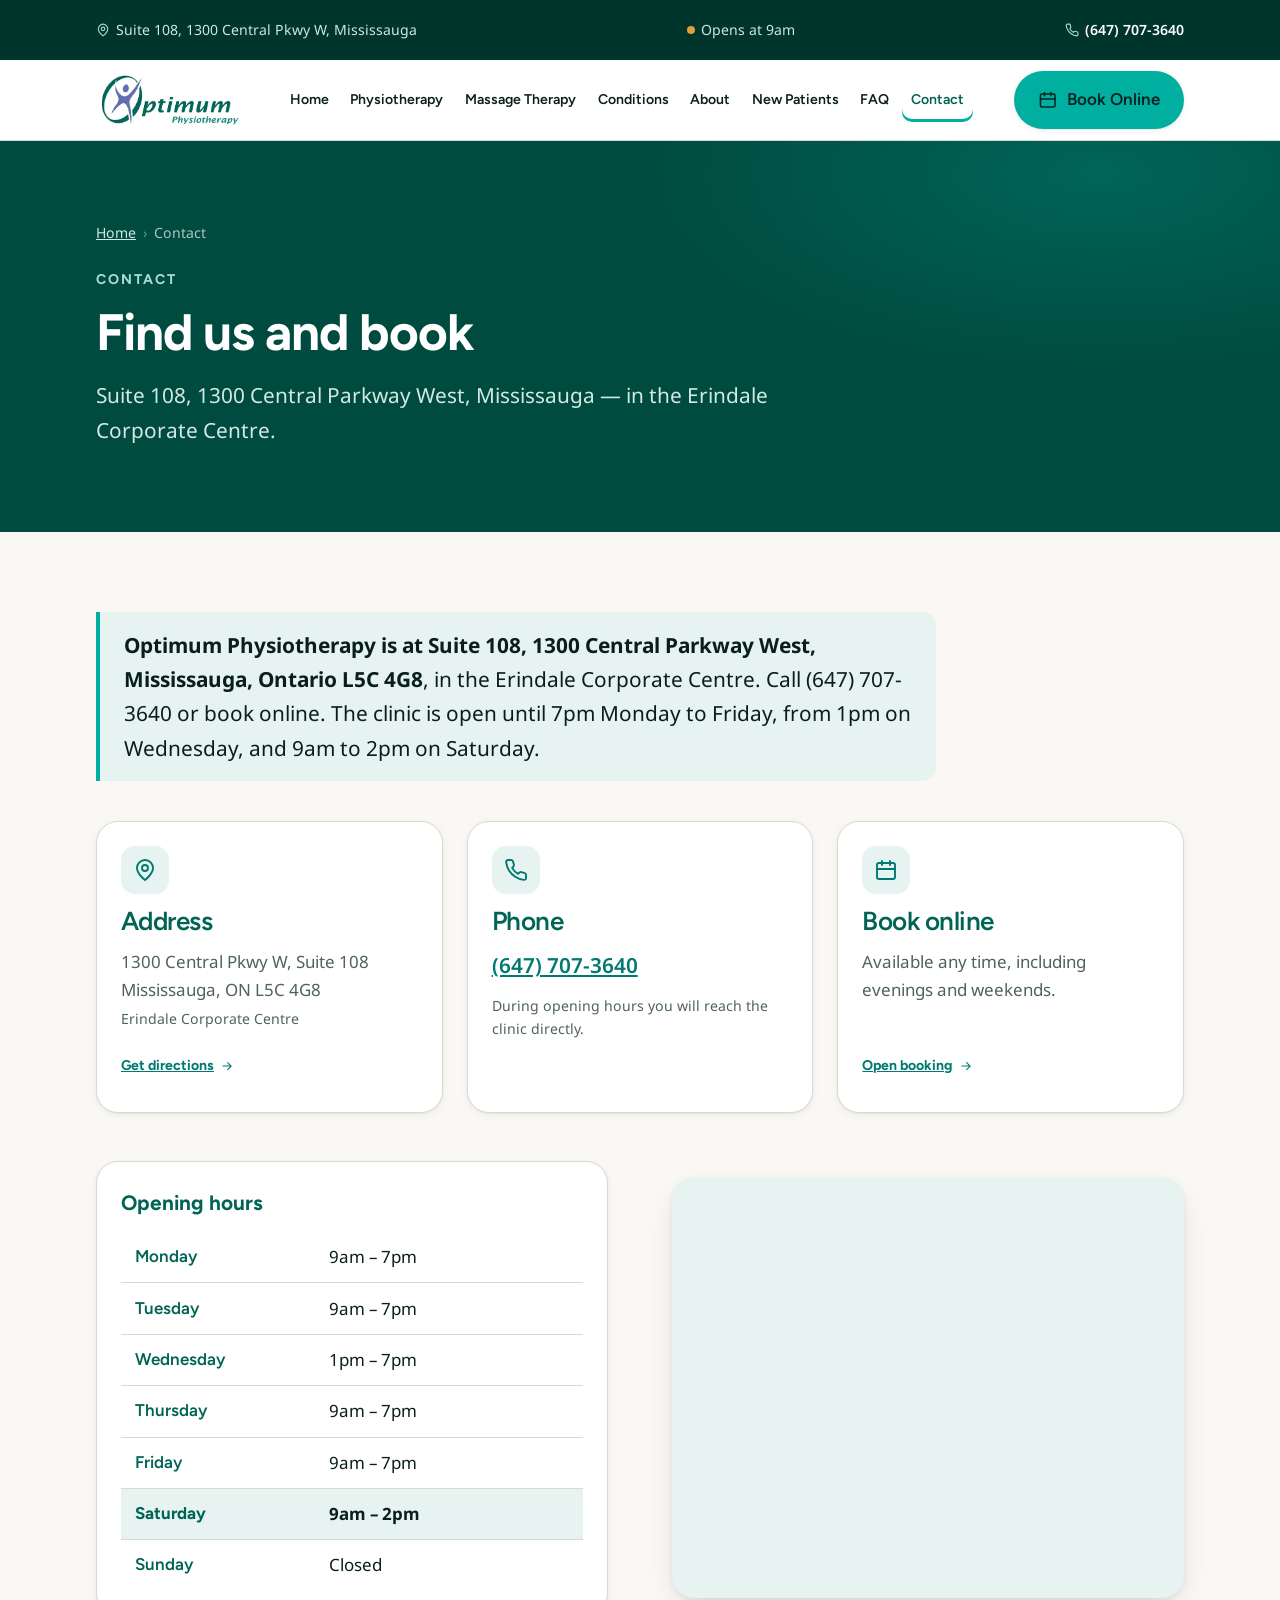
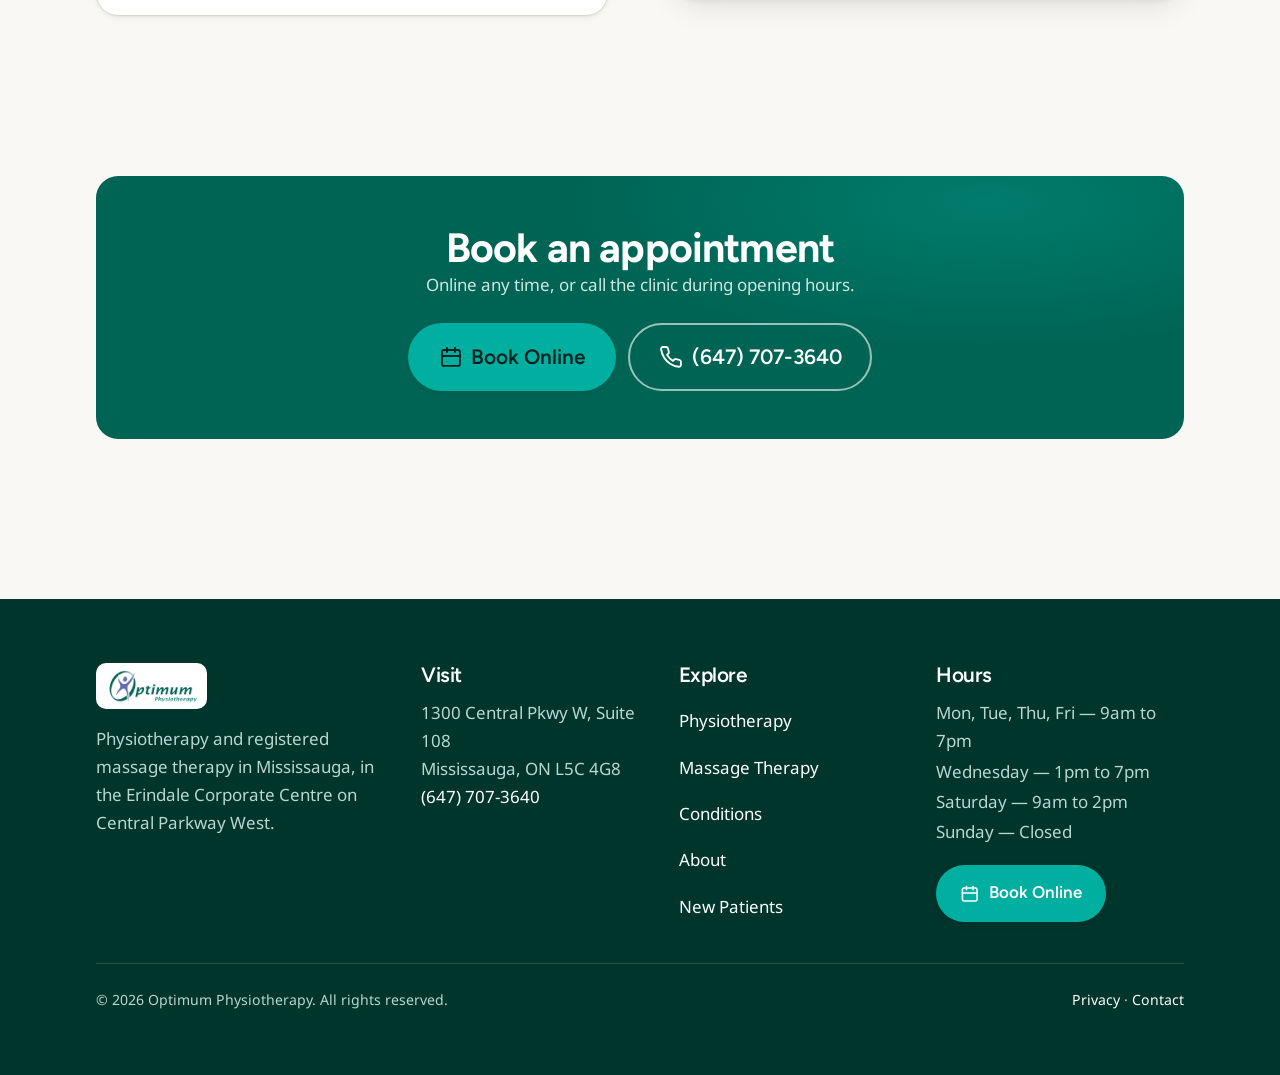
<file: contact.html>
<!DOCTYPE html>
<html lang="en-CA">
<head>
  <meta charset="utf-8">
  <meta name="viewport" content="width=device-width, initial-scale=1">
  <title>Contact & Directions | Optimum Physiotherapy Mississauga</title>
  <meta name="description" content="Optimum Physiotherapy, Suite 108, 1300 Central Parkway West, Mississauga ON L5C 4G8. Call (647) 707-3640 or book online. Opening hours and map.">
  <meta name="robots" content="noindex, nofollow">
  <meta property="og:type" content="website">
  <meta property="og:site_name" content="Optimum Physiotherapy">
  <meta property="og:title" content="Contact & Directions | Optimum Physiotherapy Mississauga">
  <meta property="og:description" content="Optimum Physiotherapy, Suite 108, 1300 Central Parkway West, Mississauga ON L5C 4G8. Call (647) 707-3640 or book online. Opening hours and map.">
  <meta property="og:url" content="https://www.optimumphysiotherapy.ca/contact">
  <meta property="og:image" content="https://www.optimumphysiotherapy.ca/assets/img/reception-1200.jpg">
  <meta property="og:locale" content="en_CA">
  <meta name="twitter:card" content="summary_large_image">
  <meta name="theme-color" content="#006454">
  <link rel="icon" href="assets/img/icon-32.png" sizes="32x32">
  <link rel="apple-touch-icon" href="assets/img/icon-180.png">
  <link rel="preconnect" href="https://fonts.googleapis.com">
  <link rel="preconnect" href="https://fonts.gstatic.com" crossorigin>
  <link href="https://fonts.googleapis.com/css2?family=Figtree:wght@400;500;600;700&family=Noto+Sans:wght@400;500;600;700&display=swap" rel="stylesheet">
  <link rel="stylesheet" href="assets/css/styles.fea0dd3e59.css">
  <script type="application/ld+json">
{
  "@context": "https://schema.org",
  "@graph": [
    {
      "@type": "ContactPage",
      "@id": "https://www.optimumphysiotherapy.ca/contact#webpage",
      "url": "https://www.optimumphysiotherapy.ca/contact",
      "name": "Contact & Directions | Optimum Physiotherapy Mississauga",
      "description": "Optimum Physiotherapy, Suite 108, 1300 Central Parkway West, Mississauga ON L5C 4G8. Call (647) 707-3640 or book online. Opening hours and map.",
      "isPartOf": {
        "@id": "https://www.optimumphysiotherapy.ca/#website"
      },
      "about": {
        "@id": "https://www.optimumphysiotherapy.ca/#business"
      },
      "inLanguage": "en-CA"
    },
    {
      "@type": "BreadcrumbList",
      "@id": "https://www.optimumphysiotherapy.ca/contact#crumbs",
      "itemListElement": [
        {
          "@type": "ListItem",
          "position": 1,
          "name": "Home",
          "item": "https://www.optimumphysiotherapy.ca/"
        },
        {
          "@type": "ListItem",
          "position": 2,
          "name": "Contact",
          "item": "https://www.optimumphysiotherapy.ca/contact"
        }
      ]
    }
  ]
}
  </script>
</head>
<body>
<a class="skip" href="#main">Skip to main content</a>

<div class="utility">
  <div class="container">
    <span class="utility-item"><svg viewBox="0 0 24 24" fill="none" stroke="currentColor" stroke-width="1.9" stroke-linecap="round" stroke-linejoin="round" aria-hidden="true"><path d="M20 10c0 6-8 12-8 12s-8-6-8-12a8 8 0 0 1 16 0z"/><circle cx="12" cy="10" r="3"/></svg>
      <span>Suite 108, 1300 Central Pkwy W, Mississauga</span></span>
    <span class="utility-item" data-open-now>
      <span class="open-dot" data-open="true"></span>
      <span data-open-text>Mon&ndash;Fri 9am &ndash; 7pm</span>
    </span>
    <span class="utility-item"><svg viewBox="0 0 24 24" fill="none" stroke="currentColor" stroke-width="1.9" stroke-linecap="round" stroke-linejoin="round" aria-hidden="true"><path d="M22 16.9v3a2 2 0 0 1-2.2 2 19.8 19.8 0 0 1-8.6-3.1 19.5 19.5 0 0 1-6-6A19.8 19.8 0 0 1 2.1 4.2 2 2 0 0 1 4.1 2h3a2 2 0 0 1 2 1.7c.1 1 .4 1.9.7 2.8a2 2 0 0 1-.5 2.1L8.1 9.9a16 16 0 0 0 6 6l1.3-1.3a2 2 0 0 1 2.1-.4c.9.3 1.8.6 2.8.7a2 2 0 0 1 1.7 2z"/></svg>
      <a href="tel:+16477073640">(647) 707-3640</a></span>
  </div>
</div>

<header class="site-header">
  <div class="container">
    <a class="brand" href="index.html" aria-label="Optimum Physiotherapy — home">
      <img src="assets/img/logo-160.png" alt="Optimum Physiotherapy" width="443" height="160">
    </a>
    <nav class="nav" aria-label="Main">
        <a href="index.html">Home</a>
        <a href="physiotherapy.html">Physiotherapy</a>
        <a href="massage-therapy.html">Massage Therapy</a>
        <a href="conditions.html">Conditions</a>
        <a href="about.html">About</a>
        <a href="new-patients.html">New Patients</a>
        <a href="faq.html">FAQ</a>
        <a href="contact.html" aria-current="page">Contact</a>
    </nav>
    <a class="btn btn--primary header-cta" href="https://www.fresha.com/lvp/optimum-physiotherapy-central-parkway-west-mississauga-BoX7ZM"
       target="_blank" rel="noopener"><svg viewBox="0 0 24 24" fill="none" stroke="currentColor" stroke-width="1.9" stroke-linecap="round" stroke-linejoin="round" aria-hidden="true"><rect x="3" y="5" width="18" height="16" rx="2"/><path d="M8 3v4M16 3v4M3 11h18"/></svg> Book Online</a>
    <button class="nav-toggle" data-nav-toggle aria-expanded="false" aria-controls="drawer">
      <svg viewBox="0 0 24 24" fill="none" stroke="currentColor" stroke-width="1.9" stroke-linecap="round" stroke-linejoin="round" aria-hidden="true"><path d="M3 6h18M3 12h18M3 18h18"/></svg><span>Menu</span>
    </button>
  </div>
</header>

<div class="drawer" id="drawer" data-drawer hidden>
  <div class="drawer-panel">
    <div class="drawer-head">
      <span class="eyebrow" style="margin:0">Menu</span>
      <button class="nav-toggle" data-drawer-close aria-label="Close menu"><svg viewBox="0 0 24 24" fill="none" stroke="currentColor" stroke-width="1.9" stroke-linecap="round" stroke-linejoin="round" aria-hidden="true"><path d="M6 6l12 12M18 6L6 18"/></svg></button>
    </div>
        <a href="index.html">Home</a>
        <a href="physiotherapy.html">Physiotherapy</a>
        <a href="massage-therapy.html">Massage Therapy</a>
        <a href="conditions.html">Conditions</a>
        <a href="about.html">About</a>
        <a href="new-patients.html">New Patients</a>
        <a href="faq.html">FAQ</a>
        <a href="contact.html" aria-current="page">Contact</a>
    <a class="btn btn--primary" href="https://www.fresha.com/lvp/optimum-physiotherapy-central-parkway-west-mississauga-BoX7ZM" target="_blank" rel="noopener">
      <svg viewBox="0 0 24 24" fill="none" stroke="currentColor" stroke-width="1.9" stroke-linecap="round" stroke-linejoin="round" aria-hidden="true"><rect x="3" y="5" width="18" height="16" rx="2"/><path d="M8 3v4M16 3v4M3 11h18"/></svg> Book Online</a>
    <a class="btn btn--secondary" href="tel:+16477073640">
      <svg viewBox="0 0 24 24" fill="none" stroke="currentColor" stroke-width="1.9" stroke-linecap="round" stroke-linejoin="round" aria-hidden="true"><path d="M22 16.9v3a2 2 0 0 1-2.2 2 19.8 19.8 0 0 1-8.6-3.1 19.5 19.5 0 0 1-6-6A19.8 19.8 0 0 1 2.1 4.2 2 2 0 0 1 4.1 2h3a2 2 0 0 1 2 1.7c.1 1 .4 1.9.7 2.8a2 2 0 0 1-.5 2.1L8.1 9.9a16 16 0 0 0 6 6l1.3-1.3a2 2 0 0 1 2.1-.4c.9.3 1.8.6 2.8.7a2 2 0 0 1 1.7 2z"/></svg> (647) 707-3640</a>
  </div>
</div>

<main id="main">
<section class="page-hero">
  <div class="container">
    <nav class="crumbs" aria-label="Breadcrumb"><ol><li><a href="index.html">Home</a></li><li><span aria-current="page">Contact</span></li></ol></nav>
    <p class="eyebrow">Contact</p>
    <h1>Find us and book</h1>
    <p class="lede">Suite 108, 1300 Central Parkway West, Mississauga &mdash; in the Erindale Corporate Centre.</p>
  </div>
</section>

<section class="section">
  <div class="container">
    <div class="answer measure-wide">
      <p>
        <strong>Optimum Physiotherapy is at Suite&nbsp;108, 1300 Central Parkway West,
        Mississauga, Ontario L5C&nbsp;4G8</strong>, in the Erindale Corporate Centre. Call
        (647) 707-3640 or book online. The clinic is open until 7pm Monday to Friday, from 1pm on
        Wednesday, and 9am to 2pm on Saturday.
      </p>
    </div>

    <div class="grid grid--3" style="margin-top:2.5rem">
      <div class="card">
        <div class="card-icon"><svg viewBox="0 0 24 24" fill="none" stroke="currentColor" stroke-width="1.9" stroke-linecap="round" stroke-linejoin="round" aria-hidden="true"><path d="M20 10c0 6-8 12-8 12s-8-6-8-12a8 8 0 0 1 16 0z"/><circle cx="12" cy="10" r="3"/></svg></div>
        <h3>Address</h3>
        <p>1300 Central Pkwy W, Suite 108<br>Mississauga, ON L5C 4G8<br>
           <span class="note">Erindale Corporate Centre</span></p>
        <a class="card-link" href="https://www.google.com/maps/search/?api=1&amp;query=1300+Central+Pkwy+W+Suite+108+Mississauga+ON+L5C+4G8"
           target="_blank" rel="noopener">Get directions <svg viewBox="0 0 24 24" fill="none" stroke="currentColor" stroke-width="1.9" stroke-linecap="round" stroke-linejoin="round" aria-hidden="true"><path d="M5 12h14M13 6l6 6-6 6"/></svg></a>
      </div>
      <div class="card">
        <div class="card-icon"><svg viewBox="0 0 24 24" fill="none" stroke="currentColor" stroke-width="1.9" stroke-linecap="round" stroke-linejoin="round" aria-hidden="true"><path d="M22 16.9v3a2 2 0 0 1-2.2 2 19.8 19.8 0 0 1-8.6-3.1 19.5 19.5 0 0 1-6-6A19.8 19.8 0 0 1 2.1 4.2 2 2 0 0 1 4.1 2h3a2 2 0 0 1 2 1.7c.1 1 .4 1.9.7 2.8a2 2 0 0 1-.5 2.1L8.1 9.9a16 16 0 0 0 6 6l1.3-1.3a2 2 0 0 1 2.1-.4c.9.3 1.8.6 2.8.7a2 2 0 0 1 1.7 2z"/></svg></div>
        <h3>Phone</h3>
        <p><a href="tel:+16477073640" style="font-size:var(--step-1);font-weight:600">(647) 707-3640</a></p>
        <p class="note" style="margin-bottom:0">During opening hours you will reach the
           clinic directly.</p>
      </div>
      <div class="card">
        <div class="card-icon"><svg viewBox="0 0 24 24" fill="none" stroke="currentColor" stroke-width="1.9" stroke-linecap="round" stroke-linejoin="round" aria-hidden="true"><rect x="3" y="5" width="18" height="16" rx="2"/><path d="M8 3v4M16 3v4M3 11h18"/></svg></div>
        <h3>Book online</h3>
        <p>Available any time, including evenings and weekends.</p>
        <a class="card-link" href="https://www.fresha.com/lvp/optimum-physiotherapy-central-parkway-west-mississauga-BoX7ZM" target="_blank" rel="noopener">
          Open booking <svg viewBox="0 0 24 24" fill="none" stroke="currentColor" stroke-width="1.9" stroke-linecap="round" stroke-linejoin="round" aria-hidden="true"><path d="M5 12h14M13 6l6 6-6 6"/></svg></a>
      </div>
    </div>

    <div class="split" style="margin-top:3rem">
      <div class="card">
        <table class="facts" data-hours-table>
  <caption>Opening hours</caption>
  <tbody>
      <tr data-day="Monday"><th scope="row">Monday</th><td>9am – 7pm</td></tr>
      <tr data-day="Tuesday"><th scope="row">Tuesday</th><td>9am – 7pm</td></tr>
      <tr data-day="Wednesday"><th scope="row">Wednesday</th><td>1pm – 7pm</td></tr>
      <tr data-day="Thursday"><th scope="row">Thursday</th><td>9am – 7pm</td></tr>
      <tr data-day="Friday"><th scope="row">Friday</th><td>9am – 7pm</td></tr>
      <tr data-day="Saturday"><th scope="row">Saturday</th><td>9am – 2pm</td></tr>
      <tr data-day="Sunday"><th scope="row">Sunday</th><td>Closed</td></tr>
  </tbody>
</table>
      </div>
      <div>
        <div class="figure">
          <iframe
            title="Map showing Optimum Physiotherapy at 1300 Central Parkway West, Suite 108, Mississauga"
            src="https://www.google.com/maps?q=1300+Central+Pkwy+W+Suite+108,+Mississauga,+ON+L5C+4G8&amp;z=17&amp;output=embed"
            width="600" height="420" style="width:100%;height:420px;border:0;display:block"
            loading="lazy" referrerpolicy="no-referrer-when-downgrade"></iframe>
        </div>
      </div>
    </div>
  </div>
</section>

<section class="section">
  <div class="container">
    <div class="cta-band reveal">
      <h2>Book an appointment</h2>
      <p>Online any time, or call the clinic during opening hours.</p>
      <div class="btn-row">
        <a class="btn btn--primary btn--lg" href="https://www.fresha.com/lvp/optimum-physiotherapy-central-parkway-west-mississauga-BoX7ZM" target="_blank" rel="noopener">
          <svg viewBox="0 0 24 24" fill="none" stroke="currentColor" stroke-width="1.9" stroke-linecap="round" stroke-linejoin="round" aria-hidden="true"><rect x="3" y="5" width="18" height="16" rx="2"/><path d="M8 3v4M16 3v4M3 11h18"/></svg> Book Online</a>
        <a class="btn btn--ghost-light btn--lg" href="tel:+16477073640"><svg viewBox="0 0 24 24" fill="none" stroke="currentColor" stroke-width="1.9" stroke-linecap="round" stroke-linejoin="round" aria-hidden="true"><path d="M22 16.9v3a2 2 0 0 1-2.2 2 19.8 19.8 0 0 1-8.6-3.1 19.5 19.5 0 0 1-6-6A19.8 19.8 0 0 1 2.1 4.2 2 2 0 0 1 4.1 2h3a2 2 0 0 1 2 1.7c.1 1 .4 1.9.7 2.8a2 2 0 0 1-.5 2.1L8.1 9.9a16 16 0 0 0 6 6l1.3-1.3a2 2 0 0 1 2.1-.4c.9.3 1.8.6 2.8.7a2 2 0 0 1 1.7 2z"/></svg> (647) 707-3640</a>
      </div>
    </div>
  </div>
</section>


</main>
<footer class="site-footer">
  <div class="container">
    <div class="footer-grid">
      <div>
        <img src="assets/img/logo-160.png" alt="Optimum Physiotherapy" width="443" height="160">
        <p style="margin-top:1rem">Physiotherapy and registered massage therapy in
          Mississauga, in the Erindale Corporate Centre on Central Parkway West.</p>
      </div>
      <div>
        <h3>Visit</h3>
        <p>
          1300 Central Pkwy W, Suite 108<br>Mississauga, ON L5C 4G8<br>
          <a href="tel:+16477073640">(647) 707-3640</a>
        </p>
      </div>
      <div>
        <h3>Explore</h3>
        <ul class="footer-list">
          <li><a href="physiotherapy.html">Physiotherapy</a></li>
          <li><a href="massage-therapy.html">Massage Therapy</a></li>
          <li><a href="conditions.html">Conditions</a></li>
          <li><a href="about.html">About</a></li>
          <li><a href="new-patients.html">New Patients</a></li>
        </ul>
      </div>
      <div>
        <h3>Hours</h3>
        <ul class="footer-list">
          <li>Mon, Tue, Thu, Fri &mdash; 9am to 7pm</li>
          <li>Wednesday &mdash; 1pm to 7pm</li>
          <li>Saturday &mdash; 9am to 2pm</li>
          <li>Sunday &mdash; Closed</li>
        </ul>
        <a class="btn btn--primary" style="margin-top:1rem" href="https://www.fresha.com/lvp/optimum-physiotherapy-central-parkway-west-mississauga-BoX7ZM"
           target="_blank" rel="noopener"><svg viewBox="0 0 24 24" fill="none" stroke="currentColor" stroke-width="1.9" stroke-linecap="round" stroke-linejoin="round" aria-hidden="true"><rect x="3" y="5" width="18" height="16" rx="2"/><path d="M8 3v4M16 3v4M3 11h18"/></svg> Book Online</a>
      </div>
    </div>
    <div class="footer-bottom">
      <span>&copy; <span data-year>2026</span> Optimum Physiotherapy. All rights reserved.</span>
      <span><a href="privacy-policy.html">Privacy</a> &middot;
            <a href="contact.html">Contact</a></span>
    </div>
  </div>
</footer>

<script src="assets/js/main.c1a71e0f17.js" defer></script>
</body>
</html>
</file>
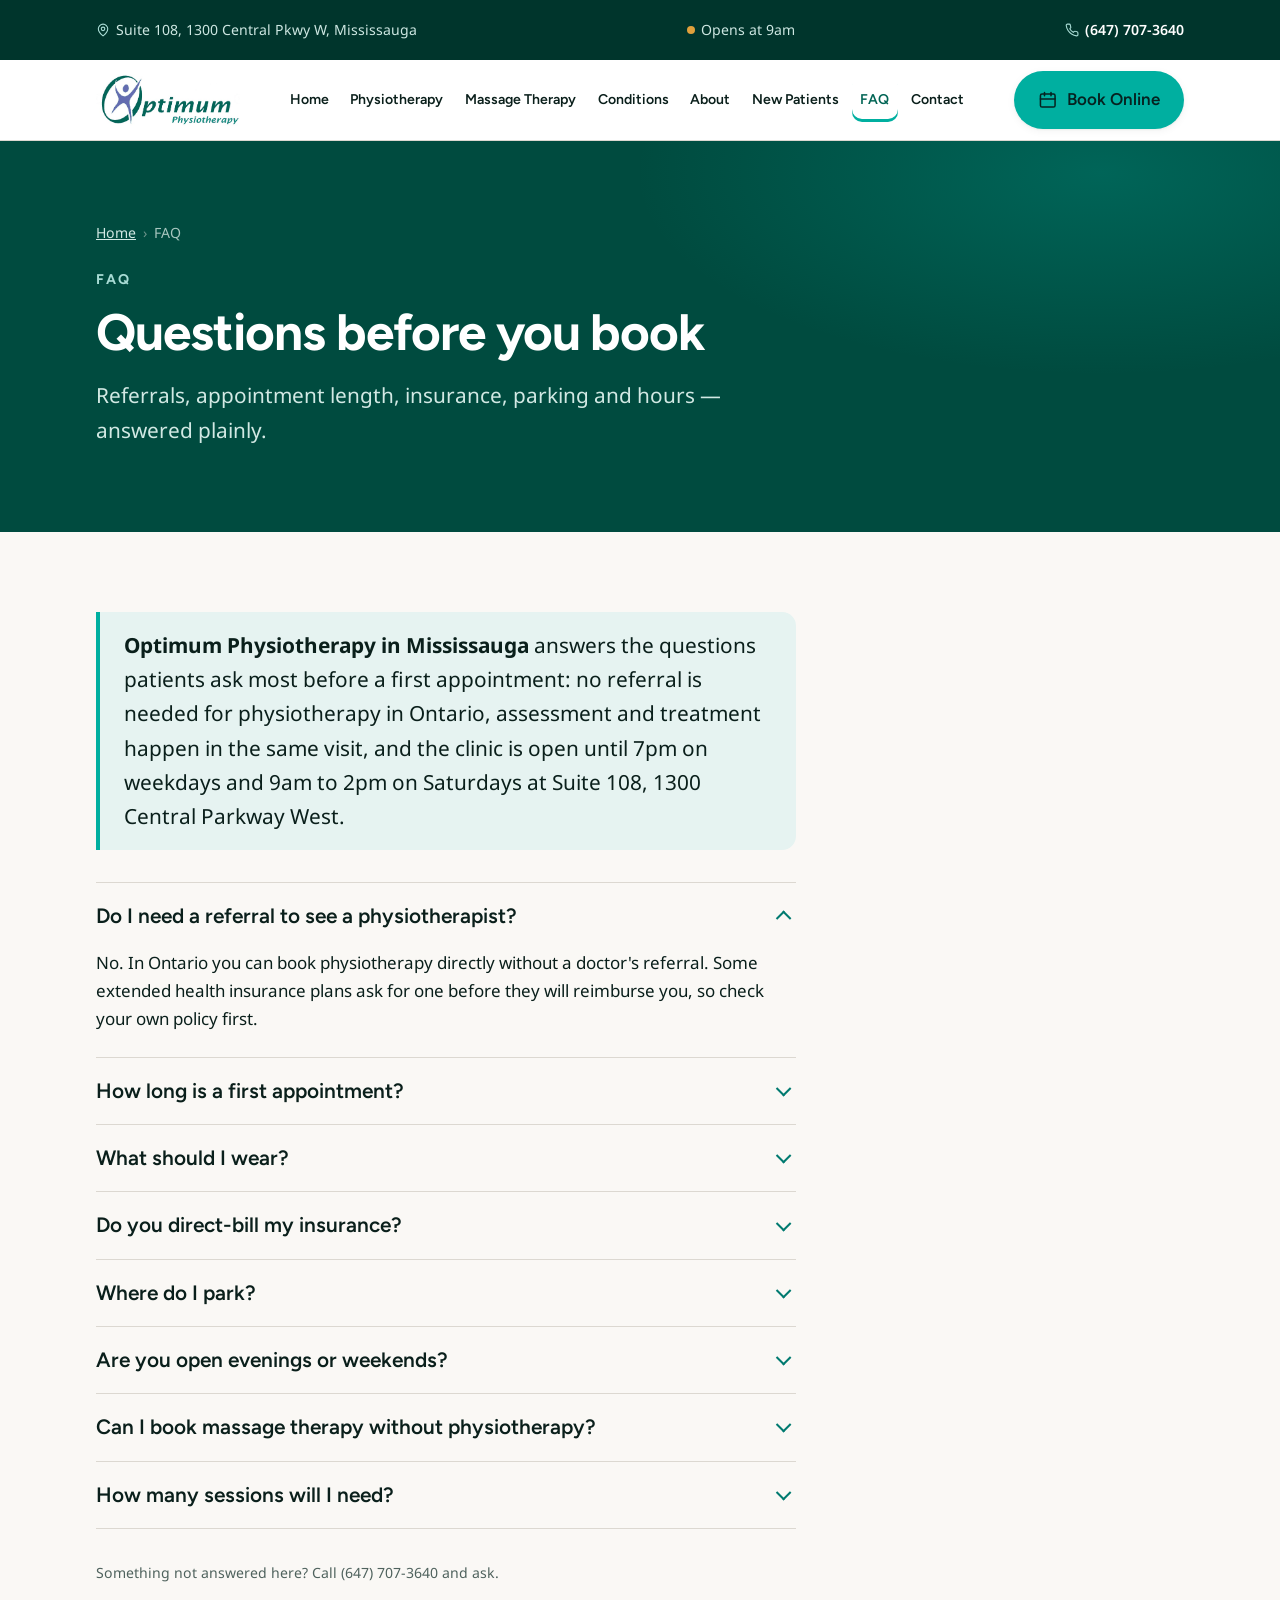
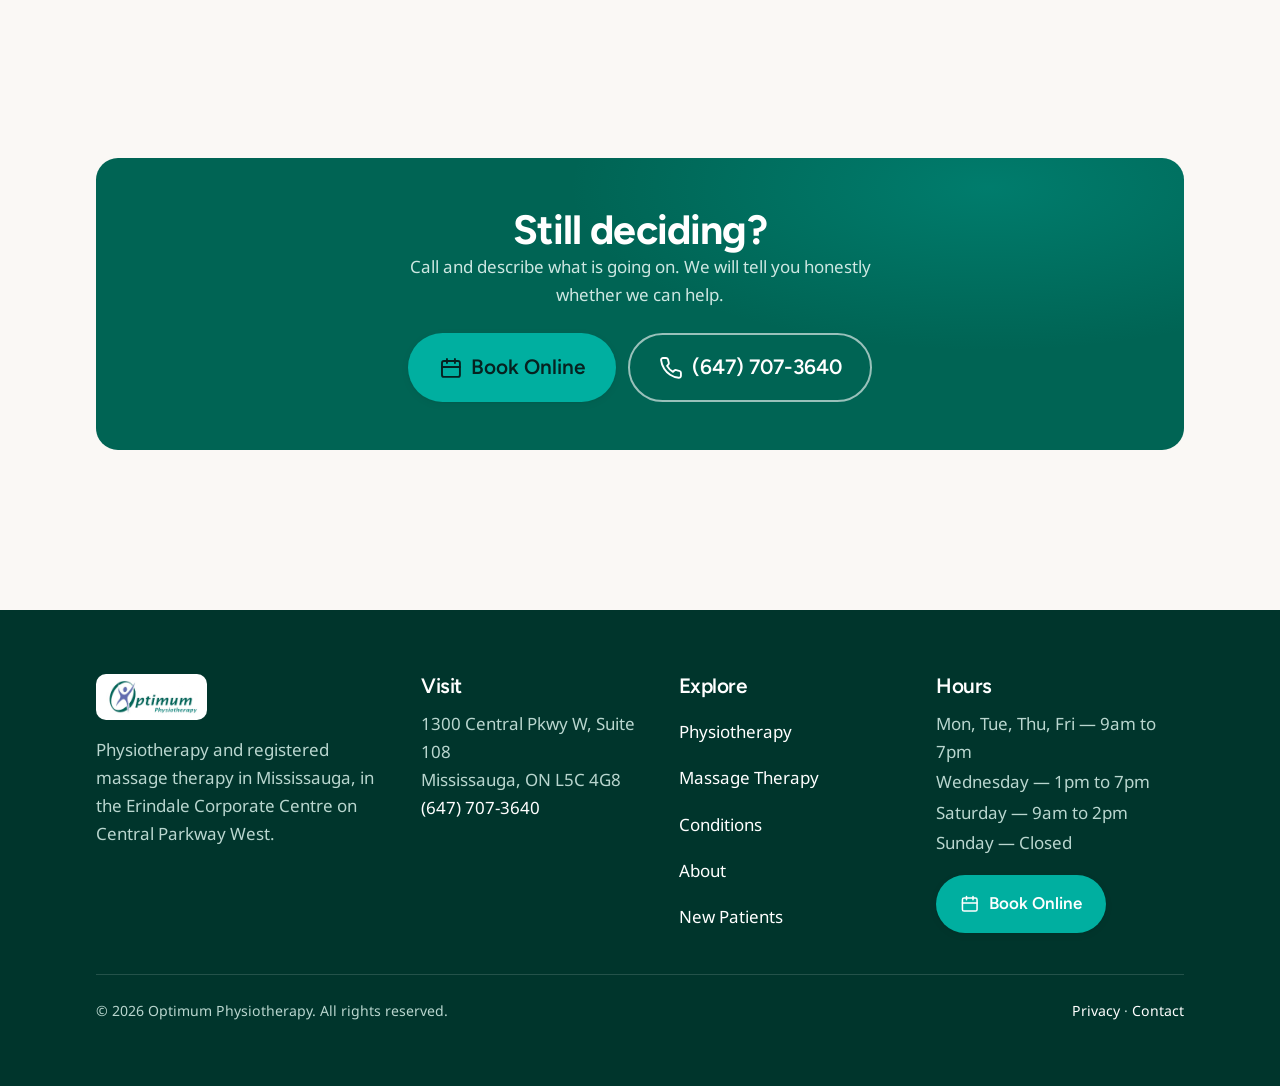
<file: faq.html>
<!DOCTYPE html>
<html lang="en-CA">
<head>
  <meta charset="utf-8">
  <meta name="viewport" content="width=device-width, initial-scale=1">
  <title>Frequently Asked Questions | Optimum Physiotherapy Mississauga</title>
  <meta name="description" content="Do you need a referral? How long is a first appointment? Parking, insurance, evening and Saturday hours at Optimum Physiotherapy, Mississauga.">
  <meta name="robots" content="noindex, nofollow">
  <meta property="og:type" content="website">
  <meta property="og:site_name" content="Optimum Physiotherapy">
  <meta property="og:title" content="Frequently Asked Questions | Optimum Physiotherapy Mississauga">
  <meta property="og:description" content="Do you need a referral? How long is a first appointment? Parking, insurance, evening and Saturday hours at Optimum Physiotherapy, Mississauga.">
  <meta property="og:url" content="https://www.optimumphysiotherapy.ca/faq">
  <meta property="og:image" content="https://www.optimumphysiotherapy.ca/assets/img/reception-1200.jpg">
  <meta property="og:locale" content="en_CA">
  <meta name="twitter:card" content="summary_large_image">
  <meta name="theme-color" content="#006454">
  <link rel="icon" href="assets/img/icon-32.png" sizes="32x32">
  <link rel="apple-touch-icon" href="assets/img/icon-180.png">
  <link rel="preconnect" href="https://fonts.googleapis.com">
  <link rel="preconnect" href="https://fonts.gstatic.com" crossorigin>
  <link href="https://fonts.googleapis.com/css2?family=Figtree:wght@400;500;600;700&family=Noto+Sans:wght@400;500;600;700&display=swap" rel="stylesheet">
  <link rel="stylesheet" href="assets/css/styles.fea0dd3e59.css">
  <script type="application/ld+json">
{
  "@context": "https://schema.org",
  "@graph": [
    {
      "@type": "WebPage",
      "@id": "https://www.optimumphysiotherapy.ca/faq#webpage",
      "url": "https://www.optimumphysiotherapy.ca/faq",
      "name": "Frequently Asked Questions | Optimum Physiotherapy Mississauga",
      "description": "Do you need a referral? How long is a first appointment? Parking, insurance, evening and Saturday hours at Optimum Physiotherapy, Mississauga.",
      "isPartOf": {
        "@id": "https://www.optimumphysiotherapy.ca/#website"
      },
      "about": {
        "@id": "https://www.optimumphysiotherapy.ca/#business"
      },
      "inLanguage": "en-CA"
    },
    {
      "@type": "BreadcrumbList",
      "@id": "https://www.optimumphysiotherapy.ca/faq#crumbs",
      "itemListElement": [
        {
          "@type": "ListItem",
          "position": 1,
          "name": "Home",
          "item": "https://www.optimumphysiotherapy.ca/"
        },
        {
          "@type": "ListItem",
          "position": 2,
          "name": "FAQ",
          "item": "https://www.optimumphysiotherapy.ca/faq"
        }
      ]
    },
    {
      "@type": "FAQPage",
      "@id": "https://www.optimumphysiotherapy.ca/faq#faq",
      "mainEntity": [
        {
          "@type": "Question",
          "name": "Do I need a referral to see a physiotherapist?",
          "acceptedAnswer": {
            "@type": "Answer",
            "text": "No. In Ontario you can book physiotherapy directly without a doctor's referral. Some extended health insurance plans ask for one before they will reimburse you, so check your own policy first."
          }
        },
        {
          "@type": "Question",
          "name": "How long is a first appointment?",
          "acceptedAnswer": {
            "@type": "Answer",
            "text": "Your first visit includes a full assessment and hands-on treatment in the same session. [CONFIRM: exact appointment length]"
          }
        },
        {
          "@type": "Question",
          "name": "What should I wear?",
          "acceptedAnswer": {
            "@type": "Answer",
            "text": "Something you can move comfortably in, and that allows access to the area being treated. Shorts are useful for knee and hip problems."
          }
        },
        {
          "@type": "Question",
          "name": "Do you direct-bill my insurance?",
          "acceptedAnswer": {
            "@type": "Answer",
            "text": "[CONFIRM: whether the clinic direct-bills, and which insurers. Nothing about coverage will be published until the clinic confirms it in writing.]"
          }
        },
        {
          "@type": "Question",
          "name": "Where do I park?",
          "acceptedAnswer": {
            "@type": "Answer",
            "text": "There is parking on site at the Erindale Corporate Centre. [CONFIRM: parking details and how to find Suite 108]"
          }
        },
        {
          "@type": "Question",
          "name": "Are you open evenings or weekends?",
          "acceptedAnswer": {
            "@type": "Answer",
            "text": "Yes. The clinic is open until 7pm Monday to Friday, with a 1pm start on Wednesday, and 9am to 2pm on Saturday. Closed Sunday."
          }
        },
        {
          "@type": "Question",
          "name": "Can I book massage therapy without physiotherapy?",
          "acceptedAnswer": {
            "@type": "Answer",
            "text": "Yes. Registered massage therapy can be booked on its own, or alongside a course of physiotherapy."
          }
        },
        {
          "@type": "Question",
          "name": "How many sessions will I need?",
          "acceptedAnswer": {
            "@type": "Answer",
            "text": "That depends on the problem and how long it has been going on. You will get an honest estimate at your first visit and a reassessment as you go. Outcomes vary between people and no clinic can promise a specific result."
          }
        }
      ]
    }
  ]
}
  </script>
</head>
<body>
<a class="skip" href="#main">Skip to main content</a>

<div class="utility">
  <div class="container">
    <span class="utility-item"><svg viewBox="0 0 24 24" fill="none" stroke="currentColor" stroke-width="1.9" stroke-linecap="round" stroke-linejoin="round" aria-hidden="true"><path d="M20 10c0 6-8 12-8 12s-8-6-8-12a8 8 0 0 1 16 0z"/><circle cx="12" cy="10" r="3"/></svg>
      <span>Suite 108, 1300 Central Pkwy W, Mississauga</span></span>
    <span class="utility-item" data-open-now>
      <span class="open-dot" data-open="true"></span>
      <span data-open-text>Mon&ndash;Fri 9am &ndash; 7pm</span>
    </span>
    <span class="utility-item"><svg viewBox="0 0 24 24" fill="none" stroke="currentColor" stroke-width="1.9" stroke-linecap="round" stroke-linejoin="round" aria-hidden="true"><path d="M22 16.9v3a2 2 0 0 1-2.2 2 19.8 19.8 0 0 1-8.6-3.1 19.5 19.5 0 0 1-6-6A19.8 19.8 0 0 1 2.1 4.2 2 2 0 0 1 4.1 2h3a2 2 0 0 1 2 1.7c.1 1 .4 1.9.7 2.8a2 2 0 0 1-.5 2.1L8.1 9.9a16 16 0 0 0 6 6l1.3-1.3a2 2 0 0 1 2.1-.4c.9.3 1.8.6 2.8.7a2 2 0 0 1 1.7 2z"/></svg>
      <a href="tel:+16477073640">(647) 707-3640</a></span>
  </div>
</div>

<header class="site-header">
  <div class="container">
    <a class="brand" href="index.html" aria-label="Optimum Physiotherapy — home">
      <img src="assets/img/logo-160.png" alt="Optimum Physiotherapy" width="443" height="160">
    </a>
    <nav class="nav" aria-label="Main">
        <a href="index.html">Home</a>
        <a href="physiotherapy.html">Physiotherapy</a>
        <a href="massage-therapy.html">Massage Therapy</a>
        <a href="conditions.html">Conditions</a>
        <a href="about.html">About</a>
        <a href="new-patients.html">New Patients</a>
        <a href="faq.html" aria-current="page">FAQ</a>
        <a href="contact.html">Contact</a>
    </nav>
    <a class="btn btn--primary header-cta" href="https://www.fresha.com/lvp/optimum-physiotherapy-central-parkway-west-mississauga-BoX7ZM"
       target="_blank" rel="noopener"><svg viewBox="0 0 24 24" fill="none" stroke="currentColor" stroke-width="1.9" stroke-linecap="round" stroke-linejoin="round" aria-hidden="true"><rect x="3" y="5" width="18" height="16" rx="2"/><path d="M8 3v4M16 3v4M3 11h18"/></svg> Book Online</a>
    <button class="nav-toggle" data-nav-toggle aria-expanded="false" aria-controls="drawer">
      <svg viewBox="0 0 24 24" fill="none" stroke="currentColor" stroke-width="1.9" stroke-linecap="round" stroke-linejoin="round" aria-hidden="true"><path d="M3 6h18M3 12h18M3 18h18"/></svg><span>Menu</span>
    </button>
  </div>
</header>

<div class="drawer" id="drawer" data-drawer hidden>
  <div class="drawer-panel">
    <div class="drawer-head">
      <span class="eyebrow" style="margin:0">Menu</span>
      <button class="nav-toggle" data-drawer-close aria-label="Close menu"><svg viewBox="0 0 24 24" fill="none" stroke="currentColor" stroke-width="1.9" stroke-linecap="round" stroke-linejoin="round" aria-hidden="true"><path d="M6 6l12 12M18 6L6 18"/></svg></button>
    </div>
        <a href="index.html">Home</a>
        <a href="physiotherapy.html">Physiotherapy</a>
        <a href="massage-therapy.html">Massage Therapy</a>
        <a href="conditions.html">Conditions</a>
        <a href="about.html">About</a>
        <a href="new-patients.html">New Patients</a>
        <a href="faq.html" aria-current="page">FAQ</a>
        <a href="contact.html">Contact</a>
    <a class="btn btn--primary" href="https://www.fresha.com/lvp/optimum-physiotherapy-central-parkway-west-mississauga-BoX7ZM" target="_blank" rel="noopener">
      <svg viewBox="0 0 24 24" fill="none" stroke="currentColor" stroke-width="1.9" stroke-linecap="round" stroke-linejoin="round" aria-hidden="true"><rect x="3" y="5" width="18" height="16" rx="2"/><path d="M8 3v4M16 3v4M3 11h18"/></svg> Book Online</a>
    <a class="btn btn--secondary" href="tel:+16477073640">
      <svg viewBox="0 0 24 24" fill="none" stroke="currentColor" stroke-width="1.9" stroke-linecap="round" stroke-linejoin="round" aria-hidden="true"><path d="M22 16.9v3a2 2 0 0 1-2.2 2 19.8 19.8 0 0 1-8.6-3.1 19.5 19.5 0 0 1-6-6A19.8 19.8 0 0 1 2.1 4.2 2 2 0 0 1 4.1 2h3a2 2 0 0 1 2 1.7c.1 1 .4 1.9.7 2.8a2 2 0 0 1-.5 2.1L8.1 9.9a16 16 0 0 0 6 6l1.3-1.3a2 2 0 0 1 2.1-.4c.9.3 1.8.6 2.8.7a2 2 0 0 1 1.7 2z"/></svg> (647) 707-3640</a>
  </div>
</div>

<main id="main">
<section class="page-hero">
  <div class="container">
    <nav class="crumbs" aria-label="Breadcrumb"><ol><li><a href="index.html">Home</a></li><li><span aria-current="page">FAQ</span></li></ol></nav>
    <p class="eyebrow">FAQ</p>
    <h1>Questions before you book</h1>
    <p class="lede">Referrals, appointment length, insurance, parking and hours &mdash; answered plainly.</p>
  </div>
</section>

<section class="section">
  <div class="container">
    <div class="measure-wide">
      <div class="answer">
        <p>
          <strong>Optimum Physiotherapy in Mississauga</strong> answers the questions
          patients ask most before a first appointment: no referral is needed for
          physiotherapy in Ontario, assessment and treatment happen in the same visit, and
          the clinic is open until 7pm on weekdays and 9am to 2pm on Saturdays at
          Suite&nbsp;108, 1300 Central Parkway West.
        </p>
      </div>
      <div class="faq" style="margin-top:2rem">
      <details open>
        <summary>Do I need a referral to see a physiotherapist?</summary>
        <div><p>No. In Ontario you can book physiotherapy directly without a doctor's referral. Some extended health insurance plans ask for one before they will reimburse you, so check your own policy first.</p></div>
      </details>
      <details>
        <summary>How long is a first appointment?</summary>
        <div><p>Your first visit includes a full assessment and hands-on treatment in the same session. <span class="confirm">[CONFIRM: exact appointment length]</span></p></div>
      </details>
      <details>
        <summary>What should I wear?</summary>
        <div><p>Something you can move comfortably in, and that allows access to the area being treated. Shorts are useful for knee and hip problems.</p></div>
      </details>
      <details>
        <summary>Do you direct-bill my insurance?</summary>
        <div><p><span class="confirm">[CONFIRM: whether the clinic direct-bills, and which insurers. Nothing about coverage will be published until the clinic confirms it in writing.]</span></p></div>
      </details>
      <details>
        <summary>Where do I park?</summary>
        <div><p>There is parking on site at the Erindale Corporate Centre. <span class="confirm">[CONFIRM: parking details and how to find Suite 108]</span></p></div>
      </details>
      <details>
        <summary>Are you open evenings or weekends?</summary>
        <div><p>Yes. The clinic is open until 7pm Monday to Friday, with a 1pm start on Wednesday, and 9am to 2pm on Saturday. Closed Sunday.</p></div>
      </details>
      <details>
        <summary>Can I book massage therapy without physiotherapy?</summary>
        <div><p>Yes. Registered massage therapy can be booked on its own, or alongside a course of physiotherapy.</p></div>
      </details>
      <details>
        <summary>How many sessions will I need?</summary>
        <div><p>That depends on the problem and how long it has been going on. You will get an honest estimate at your first visit and a reassessment as you go. Outcomes vary between people and no clinic can promise a specific result.</p></div>
      </details>
      </div>
      <p class="note" style="margin-top:2rem">
        Something not answered here? Call (647) 707-3640 and ask.
      </p>
    </div>
  </div>
</section>

<section class="section">
  <div class="container">
    <div class="cta-band reveal">
      <h2>Still deciding?</h2>
      <p>Call and describe what is going on. We will tell you honestly whether we can help.</p>
      <div class="btn-row">
        <a class="btn btn--primary btn--lg" href="https://www.fresha.com/lvp/optimum-physiotherapy-central-parkway-west-mississauga-BoX7ZM" target="_blank" rel="noopener">
          <svg viewBox="0 0 24 24" fill="none" stroke="currentColor" stroke-width="1.9" stroke-linecap="round" stroke-linejoin="round" aria-hidden="true"><rect x="3" y="5" width="18" height="16" rx="2"/><path d="M8 3v4M16 3v4M3 11h18"/></svg> Book Online</a>
        <a class="btn btn--ghost-light btn--lg" href="tel:+16477073640"><svg viewBox="0 0 24 24" fill="none" stroke="currentColor" stroke-width="1.9" stroke-linecap="round" stroke-linejoin="round" aria-hidden="true"><path d="M22 16.9v3a2 2 0 0 1-2.2 2 19.8 19.8 0 0 1-8.6-3.1 19.5 19.5 0 0 1-6-6A19.8 19.8 0 0 1 2.1 4.2 2 2 0 0 1 4.1 2h3a2 2 0 0 1 2 1.7c.1 1 .4 1.9.7 2.8a2 2 0 0 1-.5 2.1L8.1 9.9a16 16 0 0 0 6 6l1.3-1.3a2 2 0 0 1 2.1-.4c.9.3 1.8.6 2.8.7a2 2 0 0 1 1.7 2z"/></svg> (647) 707-3640</a>
      </div>
    </div>
  </div>
</section>


</main>
<footer class="site-footer">
  <div class="container">
    <div class="footer-grid">
      <div>
        <img src="assets/img/logo-160.png" alt="Optimum Physiotherapy" width="443" height="160">
        <p style="margin-top:1rem">Physiotherapy and registered massage therapy in
          Mississauga, in the Erindale Corporate Centre on Central Parkway West.</p>
      </div>
      <div>
        <h3>Visit</h3>
        <p>
          1300 Central Pkwy W, Suite 108<br>Mississauga, ON L5C 4G8<br>
          <a href="tel:+16477073640">(647) 707-3640</a>
        </p>
      </div>
      <div>
        <h3>Explore</h3>
        <ul class="footer-list">
          <li><a href="physiotherapy.html">Physiotherapy</a></li>
          <li><a href="massage-therapy.html">Massage Therapy</a></li>
          <li><a href="conditions.html">Conditions</a></li>
          <li><a href="about.html">About</a></li>
          <li><a href="new-patients.html">New Patients</a></li>
        </ul>
      </div>
      <div>
        <h3>Hours</h3>
        <ul class="footer-list">
          <li>Mon, Tue, Thu, Fri &mdash; 9am to 7pm</li>
          <li>Wednesday &mdash; 1pm to 7pm</li>
          <li>Saturday &mdash; 9am to 2pm</li>
          <li>Sunday &mdash; Closed</li>
        </ul>
        <a class="btn btn--primary" style="margin-top:1rem" href="https://www.fresha.com/lvp/optimum-physiotherapy-central-parkway-west-mississauga-BoX7ZM"
           target="_blank" rel="noopener"><svg viewBox="0 0 24 24" fill="none" stroke="currentColor" stroke-width="1.9" stroke-linecap="round" stroke-linejoin="round" aria-hidden="true"><rect x="3" y="5" width="18" height="16" rx="2"/><path d="M8 3v4M16 3v4M3 11h18"/></svg> Book Online</a>
      </div>
    </div>
    <div class="footer-bottom">
      <span>&copy; <span data-year>2026</span> Optimum Physiotherapy. All rights reserved.</span>
      <span><a href="privacy-policy.html">Privacy</a> &middot;
            <a href="contact.html">Contact</a></span>
    </div>
  </div>
</footer>

<script src="assets/js/main.c1a71e0f17.js" defer></script>
</body>
</html>
</file>
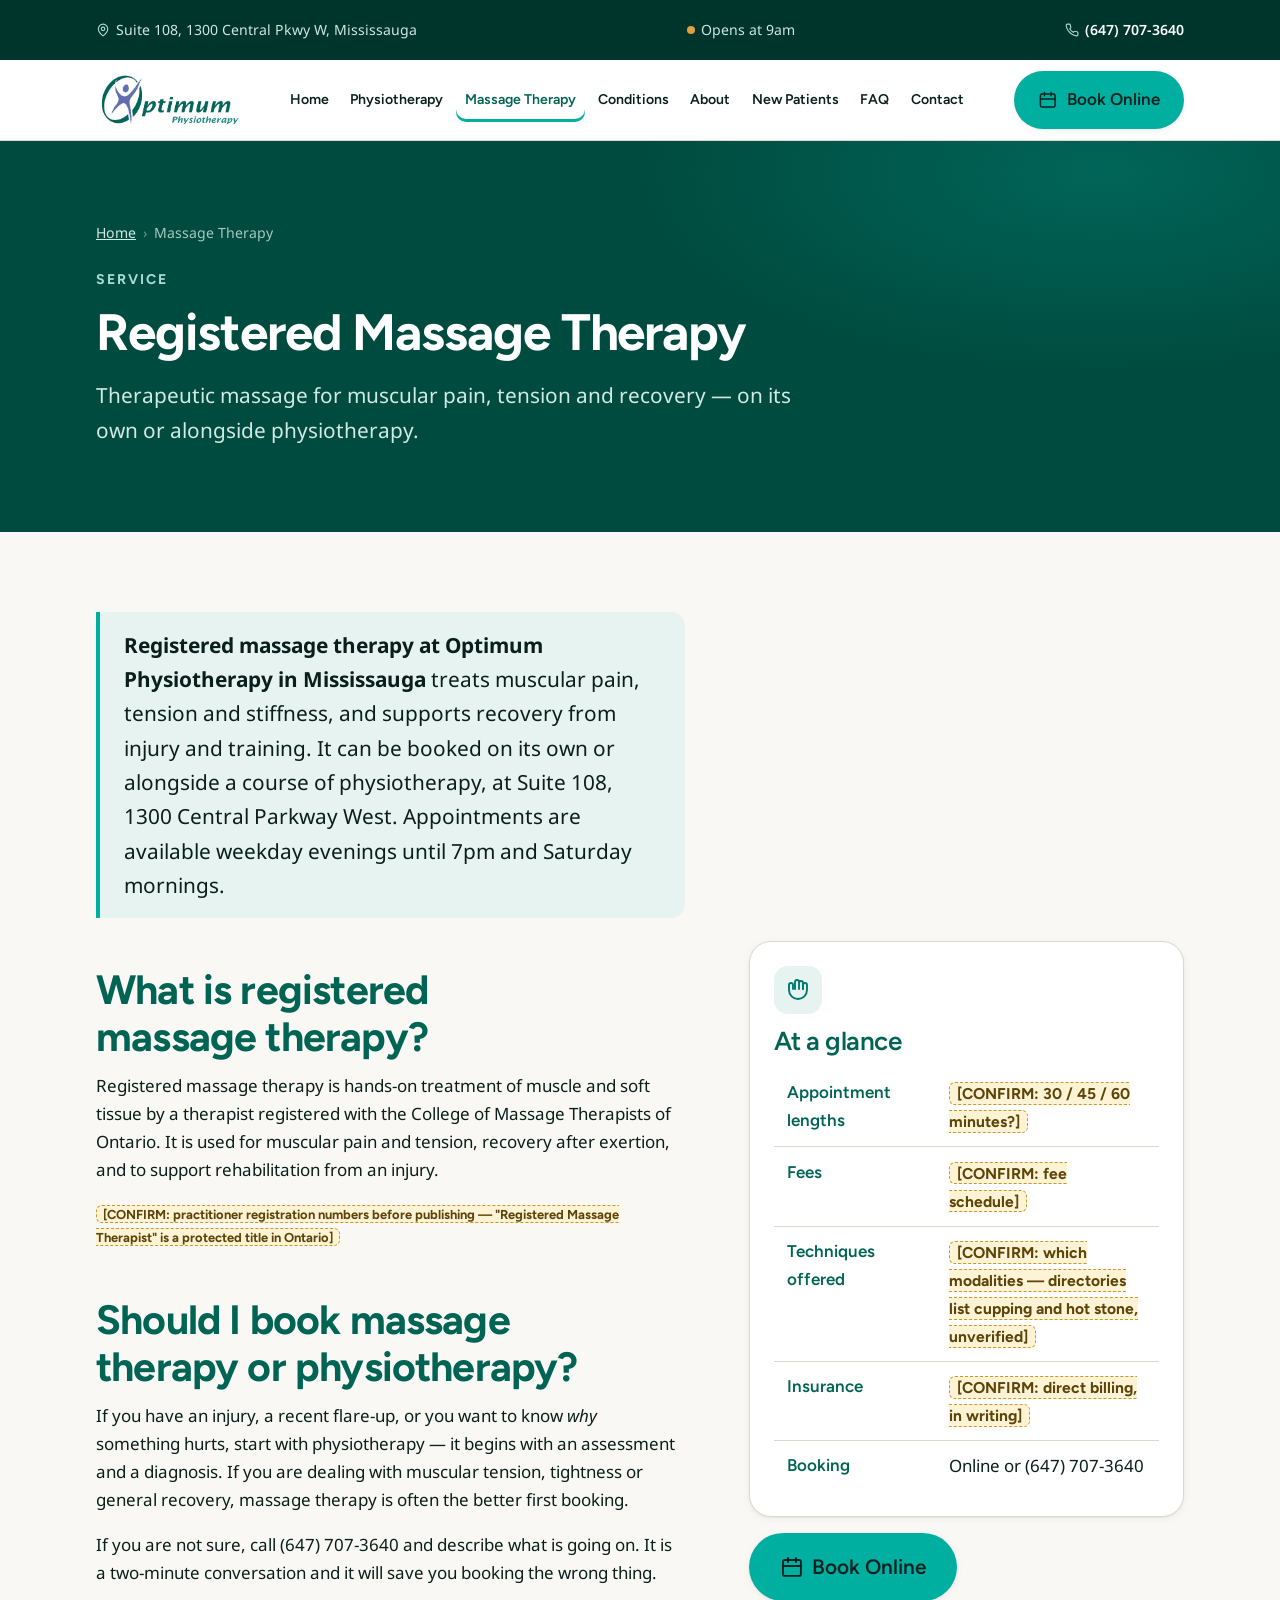
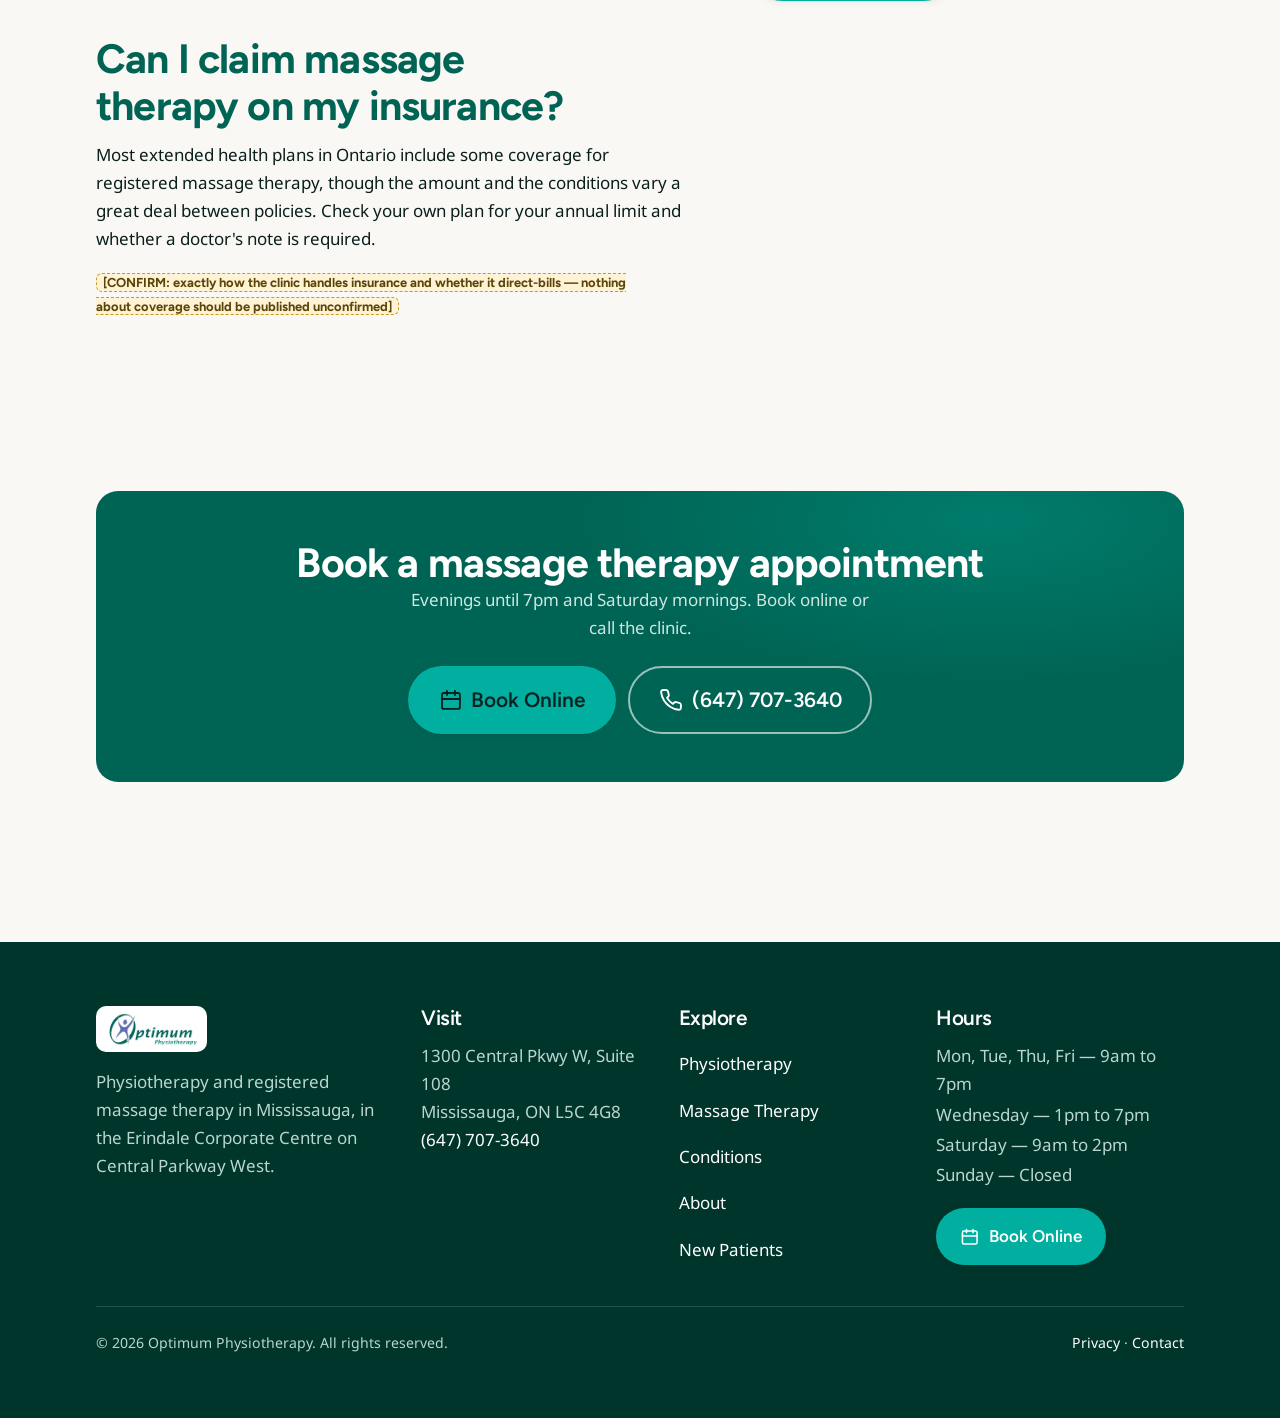
<file: massage-therapy.html>
<!DOCTYPE html>
<html lang="en-CA">
<head>
  <meta charset="utf-8">
  <meta name="viewport" content="width=device-width, initial-scale=1">
  <title>Registered Massage Therapy in Mississauga | Optimum Physiotherapy</title>
  <meta name="description" content="Registered massage therapy for muscular pain, tension and recovery in Mississauga. Book on its own or alongside physiotherapy. Evenings and Saturday appointments.">
  <meta name="robots" content="noindex, nofollow">
  <meta property="og:type" content="website">
  <meta property="og:site_name" content="Optimum Physiotherapy">
  <meta property="og:title" content="Registered Massage Therapy in Mississauga | Optimum Physiotherapy">
  <meta property="og:description" content="Registered massage therapy for muscular pain, tension and recovery in Mississauga. Book on its own or alongside physiotherapy. Evenings and Saturday appointments.">
  <meta property="og:url" content="https://www.optimumphysiotherapy.ca/massage-therapy">
  <meta property="og:image" content="https://www.optimumphysiotherapy.ca/assets/img/reception-1200.jpg">
  <meta property="og:locale" content="en_CA">
  <meta name="twitter:card" content="summary_large_image">
  <meta name="theme-color" content="#006454">
  <link rel="icon" href="assets/img/icon-32.png" sizes="32x32">
  <link rel="apple-touch-icon" href="assets/img/icon-180.png">
  <link rel="preconnect" href="https://fonts.googleapis.com">
  <link rel="preconnect" href="https://fonts.gstatic.com" crossorigin>
  <link href="https://fonts.googleapis.com/css2?family=Figtree:wght@400;500;600;700&family=Noto+Sans:wght@400;500;600;700&display=swap" rel="stylesheet">
  <link rel="stylesheet" href="assets/css/styles.fea0dd3e59.css">
  <script type="application/ld+json">
{
  "@context": "https://schema.org",
  "@graph": [
    {
      "@type": "MedicalWebPage",
      "@id": "https://www.optimumphysiotherapy.ca/massage-therapy#webpage",
      "url": "https://www.optimumphysiotherapy.ca/massage-therapy",
      "name": "Registered Massage Therapy in Mississauga | Optimum Physiotherapy",
      "description": "Registered massage therapy for muscular pain, tension and recovery in Mississauga. Book on its own or alongside physiotherapy. Evenings and Saturday appointments.",
      "isPartOf": {
        "@id": "https://www.optimumphysiotherapy.ca/#website"
      },
      "about": {
        "@id": "https://www.optimumphysiotherapy.ca/#business"
      },
      "inLanguage": "en-CA"
    },
    {
      "@type": "BreadcrumbList",
      "@id": "https://www.optimumphysiotherapy.ca/massage-therapy#crumbs",
      "itemListElement": [
        {
          "@type": "ListItem",
          "position": 1,
          "name": "Home",
          "item": "https://www.optimumphysiotherapy.ca/"
        },
        {
          "@type": "ListItem",
          "position": 2,
          "name": "Massage Therapy",
          "item": "https://www.optimumphysiotherapy.ca/massage-therapy"
        }
      ]
    }
  ]
}
  </script>
</head>
<body>
<a class="skip" href="#main">Skip to main content</a>

<div class="utility">
  <div class="container">
    <span class="utility-item"><svg viewBox="0 0 24 24" fill="none" stroke="currentColor" stroke-width="1.9" stroke-linecap="round" stroke-linejoin="round" aria-hidden="true"><path d="M20 10c0 6-8 12-8 12s-8-6-8-12a8 8 0 0 1 16 0z"/><circle cx="12" cy="10" r="3"/></svg>
      <span>Suite 108, 1300 Central Pkwy W, Mississauga</span></span>
    <span class="utility-item" data-open-now>
      <span class="open-dot" data-open="true"></span>
      <span data-open-text>Mon&ndash;Fri 9am &ndash; 7pm</span>
    </span>
    <span class="utility-item"><svg viewBox="0 0 24 24" fill="none" stroke="currentColor" stroke-width="1.9" stroke-linecap="round" stroke-linejoin="round" aria-hidden="true"><path d="M22 16.9v3a2 2 0 0 1-2.2 2 19.8 19.8 0 0 1-8.6-3.1 19.5 19.5 0 0 1-6-6A19.8 19.8 0 0 1 2.1 4.2 2 2 0 0 1 4.1 2h3a2 2 0 0 1 2 1.7c.1 1 .4 1.9.7 2.8a2 2 0 0 1-.5 2.1L8.1 9.9a16 16 0 0 0 6 6l1.3-1.3a2 2 0 0 1 2.1-.4c.9.3 1.8.6 2.8.7a2 2 0 0 1 1.7 2z"/></svg>
      <a href="tel:+16477073640">(647) 707-3640</a></span>
  </div>
</div>

<header class="site-header">
  <div class="container">
    <a class="brand" href="index.html" aria-label="Optimum Physiotherapy — home">
      <img src="assets/img/logo-160.png" alt="Optimum Physiotherapy" width="443" height="160">
    </a>
    <nav class="nav" aria-label="Main">
        <a href="index.html">Home</a>
        <a href="physiotherapy.html">Physiotherapy</a>
        <a href="massage-therapy.html" aria-current="page">Massage Therapy</a>
        <a href="conditions.html">Conditions</a>
        <a href="about.html">About</a>
        <a href="new-patients.html">New Patients</a>
        <a href="faq.html">FAQ</a>
        <a href="contact.html">Contact</a>
    </nav>
    <a class="btn btn--primary header-cta" href="https://www.fresha.com/lvp/optimum-physiotherapy-central-parkway-west-mississauga-BoX7ZM"
       target="_blank" rel="noopener"><svg viewBox="0 0 24 24" fill="none" stroke="currentColor" stroke-width="1.9" stroke-linecap="round" stroke-linejoin="round" aria-hidden="true"><rect x="3" y="5" width="18" height="16" rx="2"/><path d="M8 3v4M16 3v4M3 11h18"/></svg> Book Online</a>
    <button class="nav-toggle" data-nav-toggle aria-expanded="false" aria-controls="drawer">
      <svg viewBox="0 0 24 24" fill="none" stroke="currentColor" stroke-width="1.9" stroke-linecap="round" stroke-linejoin="round" aria-hidden="true"><path d="M3 6h18M3 12h18M3 18h18"/></svg><span>Menu</span>
    </button>
  </div>
</header>

<div class="drawer" id="drawer" data-drawer hidden>
  <div class="drawer-panel">
    <div class="drawer-head">
      <span class="eyebrow" style="margin:0">Menu</span>
      <button class="nav-toggle" data-drawer-close aria-label="Close menu"><svg viewBox="0 0 24 24" fill="none" stroke="currentColor" stroke-width="1.9" stroke-linecap="round" stroke-linejoin="round" aria-hidden="true"><path d="M6 6l12 12M18 6L6 18"/></svg></button>
    </div>
        <a href="index.html">Home</a>
        <a href="physiotherapy.html">Physiotherapy</a>
        <a href="massage-therapy.html" aria-current="page">Massage Therapy</a>
        <a href="conditions.html">Conditions</a>
        <a href="about.html">About</a>
        <a href="new-patients.html">New Patients</a>
        <a href="faq.html">FAQ</a>
        <a href="contact.html">Contact</a>
    <a class="btn btn--primary" href="https://www.fresha.com/lvp/optimum-physiotherapy-central-parkway-west-mississauga-BoX7ZM" target="_blank" rel="noopener">
      <svg viewBox="0 0 24 24" fill="none" stroke="currentColor" stroke-width="1.9" stroke-linecap="round" stroke-linejoin="round" aria-hidden="true"><rect x="3" y="5" width="18" height="16" rx="2"/><path d="M8 3v4M16 3v4M3 11h18"/></svg> Book Online</a>
    <a class="btn btn--secondary" href="tel:+16477073640">
      <svg viewBox="0 0 24 24" fill="none" stroke="currentColor" stroke-width="1.9" stroke-linecap="round" stroke-linejoin="round" aria-hidden="true"><path d="M22 16.9v3a2 2 0 0 1-2.2 2 19.8 19.8 0 0 1-8.6-3.1 19.5 19.5 0 0 1-6-6A19.8 19.8 0 0 1 2.1 4.2 2 2 0 0 1 4.1 2h3a2 2 0 0 1 2 1.7c.1 1 .4 1.9.7 2.8a2 2 0 0 1-.5 2.1L8.1 9.9a16 16 0 0 0 6 6l1.3-1.3a2 2 0 0 1 2.1-.4c.9.3 1.8.6 2.8.7a2 2 0 0 1 1.7 2z"/></svg> (647) 707-3640</a>
  </div>
</div>

<main id="main">
<section class="page-hero">
  <div class="container">
    <nav class="crumbs" aria-label="Breadcrumb"><ol><li><a href="index.html">Home</a></li><li><span aria-current="page">Massage Therapy</span></li></ol></nav>
    <p class="eyebrow">Service</p>
    <h1>Registered Massage Therapy</h1>
    <p class="lede">Therapeutic massage for muscular pain, tension and recovery &mdash; on its own or alongside physiotherapy.</p>
  </div>
</section>

<section class="section">
  <div class="container">
    <div class="split split--wide-left">
      <div class="prose">
        <div class="answer">
          <p>
            <strong>Registered massage therapy at Optimum Physiotherapy in
            Mississauga</strong> treats muscular pain, tension and stiffness, and
            supports recovery from injury and training. It can be booked on its own or
            alongside a course of physiotherapy, at Suite&nbsp;108, 1300 Central Parkway
            West. Appointments are available weekday evenings until 7pm and Saturday
            mornings.
          </p>
        </div>

        <h2>What is registered massage therapy?</h2>
        <p>
          Registered massage therapy is hands-on treatment of muscle and soft tissue by a
          therapist registered with the College of Massage Therapists of Ontario. It is
          used for muscular pain and tension, recovery after exertion, and to support
          rehabilitation from an injury.
        </p>
        <p class="note">
          <span class="confirm">[CONFIRM: practitioner registration numbers before publishing &mdash; "Registered Massage Therapist" is a protected title in Ontario]</span>
        </p>

        <h2>Should I book massage therapy or physiotherapy?</h2>
        <p>
          If you have an injury, a recent flare-up, or you want to know <em>why</em>
          something hurts, start with physiotherapy &mdash; it begins with an assessment
          and a diagnosis. If you are dealing with muscular tension, tightness or general
          recovery, massage therapy is often the better first booking.
        </p>
        <p>
          If you are not sure, call (647) 707-3640 and describe what is going on. It is a
          two-minute conversation and it will save you booking the wrong thing.
        </p>

        <h2>Can I claim massage therapy on my insurance?</h2>
        <p>
          Most extended health plans in Ontario include some coverage for registered
          massage therapy, though the amount and the conditions vary a great deal between
          policies. Check your own plan for your annual limit and whether a doctor's note
          is required.
        </p>
        <p class="note">
          <span class="confirm">[CONFIRM: exactly how the clinic handles insurance and whether it direct-bills &mdash; nothing about coverage should be published unconfirmed]</span>
        </p>
      </div>

      <aside class="stack">
        <div class="card">
          <div class="card-icon"><svg viewBox="0 0 24 24" fill="none" stroke="currentColor" stroke-width="1.9" stroke-linecap="round" stroke-linejoin="round" aria-hidden="true"><path d="M12 21a9 9 0 0 0 9-9V7a2 2 0 0 0-4 0v4M12 21a9 9 0 0 1-9-9V7a2 2 0 0 1 4 0v4"/><path d="M9 11V4a2 2 0 0 1 4 0v7M13 11V5a2 2 0 0 1 4 0v6"/></svg></div>
          <h3>At a glance</h3>
          <table class="facts">
            <tbody>
              <tr><th scope="row">Appointment lengths</th><td><span class="confirm">[CONFIRM: 30 / 45 / 60 minutes?]</span></td></tr>
              <tr><th scope="row">Fees</th><td><span class="confirm">[CONFIRM: fee schedule]</span></td></tr>
              <tr><th scope="row">Techniques offered</th><td><span class="confirm">[CONFIRM: which modalities &mdash; directories list cupping and hot stone, unverified]</span></td></tr>
              <tr><th scope="row">Insurance</th><td><span class="confirm">[CONFIRM: direct billing, in writing]</span></td></tr>
              <tr><th scope="row">Booking</th><td>Online or (647) 707-3640</td></tr>
            </tbody>
          </table>
        </div>
        <a class="btn btn--primary btn--lg" href="https://www.fresha.com/lvp/optimum-physiotherapy-central-parkway-west-mississauga-BoX7ZM" target="_blank" rel="noopener"><svg viewBox="0 0 24 24" fill="none" stroke="currentColor" stroke-width="1.9" stroke-linecap="round" stroke-linejoin="round" aria-hidden="true"><rect x="3" y="5" width="18" height="16" rx="2"/><path d="M8 3v4M16 3v4M3 11h18"/></svg> Book Online</a>
      </aside>
    </div>
  </div>
</section>

<section class="section">
  <div class="container">
    <div class="cta-band reveal">
      <h2>Book a massage therapy appointment</h2>
      <p>Evenings until 7pm and Saturday mornings. Book online or call the clinic.</p>
      <div class="btn-row">
        <a class="btn btn--primary btn--lg" href="https://www.fresha.com/lvp/optimum-physiotherapy-central-parkway-west-mississauga-BoX7ZM" target="_blank" rel="noopener">
          <svg viewBox="0 0 24 24" fill="none" stroke="currentColor" stroke-width="1.9" stroke-linecap="round" stroke-linejoin="round" aria-hidden="true"><rect x="3" y="5" width="18" height="16" rx="2"/><path d="M8 3v4M16 3v4M3 11h18"/></svg> Book Online</a>
        <a class="btn btn--ghost-light btn--lg" href="tel:+16477073640"><svg viewBox="0 0 24 24" fill="none" stroke="currentColor" stroke-width="1.9" stroke-linecap="round" stroke-linejoin="round" aria-hidden="true"><path d="M22 16.9v3a2 2 0 0 1-2.2 2 19.8 19.8 0 0 1-8.6-3.1 19.5 19.5 0 0 1-6-6A19.8 19.8 0 0 1 2.1 4.2 2 2 0 0 1 4.1 2h3a2 2 0 0 1 2 1.7c.1 1 .4 1.9.7 2.8a2 2 0 0 1-.5 2.1L8.1 9.9a16 16 0 0 0 6 6l1.3-1.3a2 2 0 0 1 2.1-.4c.9.3 1.8.6 2.8.7a2 2 0 0 1 1.7 2z"/></svg> (647) 707-3640</a>
      </div>
    </div>
  </div>
</section>


</main>
<footer class="site-footer">
  <div class="container">
    <div class="footer-grid">
      <div>
        <img src="assets/img/logo-160.png" alt="Optimum Physiotherapy" width="443" height="160">
        <p style="margin-top:1rem">Physiotherapy and registered massage therapy in
          Mississauga, in the Erindale Corporate Centre on Central Parkway West.</p>
      </div>
      <div>
        <h3>Visit</h3>
        <p>
          1300 Central Pkwy W, Suite 108<br>Mississauga, ON L5C 4G8<br>
          <a href="tel:+16477073640">(647) 707-3640</a>
        </p>
      </div>
      <div>
        <h3>Explore</h3>
        <ul class="footer-list">
          <li><a href="physiotherapy.html">Physiotherapy</a></li>
          <li><a href="massage-therapy.html">Massage Therapy</a></li>
          <li><a href="conditions.html">Conditions</a></li>
          <li><a href="about.html">About</a></li>
          <li><a href="new-patients.html">New Patients</a></li>
        </ul>
      </div>
      <div>
        <h3>Hours</h3>
        <ul class="footer-list">
          <li>Mon, Tue, Thu, Fri &mdash; 9am to 7pm</li>
          <li>Wednesday &mdash; 1pm to 7pm</li>
          <li>Saturday &mdash; 9am to 2pm</li>
          <li>Sunday &mdash; Closed</li>
        </ul>
        <a class="btn btn--primary" style="margin-top:1rem" href="https://www.fresha.com/lvp/optimum-physiotherapy-central-parkway-west-mississauga-BoX7ZM"
           target="_blank" rel="noopener"><svg viewBox="0 0 24 24" fill="none" stroke="currentColor" stroke-width="1.9" stroke-linecap="round" stroke-linejoin="round" aria-hidden="true"><rect x="3" y="5" width="18" height="16" rx="2"/><path d="M8 3v4M16 3v4M3 11h18"/></svg> Book Online</a>
      </div>
    </div>
    <div class="footer-bottom">
      <span>&copy; <span data-year>2026</span> Optimum Physiotherapy. All rights reserved.</span>
      <span><a href="privacy-policy.html">Privacy</a> &middot;
            <a href="contact.html">Contact</a></span>
    </div>
  </div>
</footer>

<script src="assets/js/main.c1a71e0f17.js" defer></script>
</body>
</html>
</file>
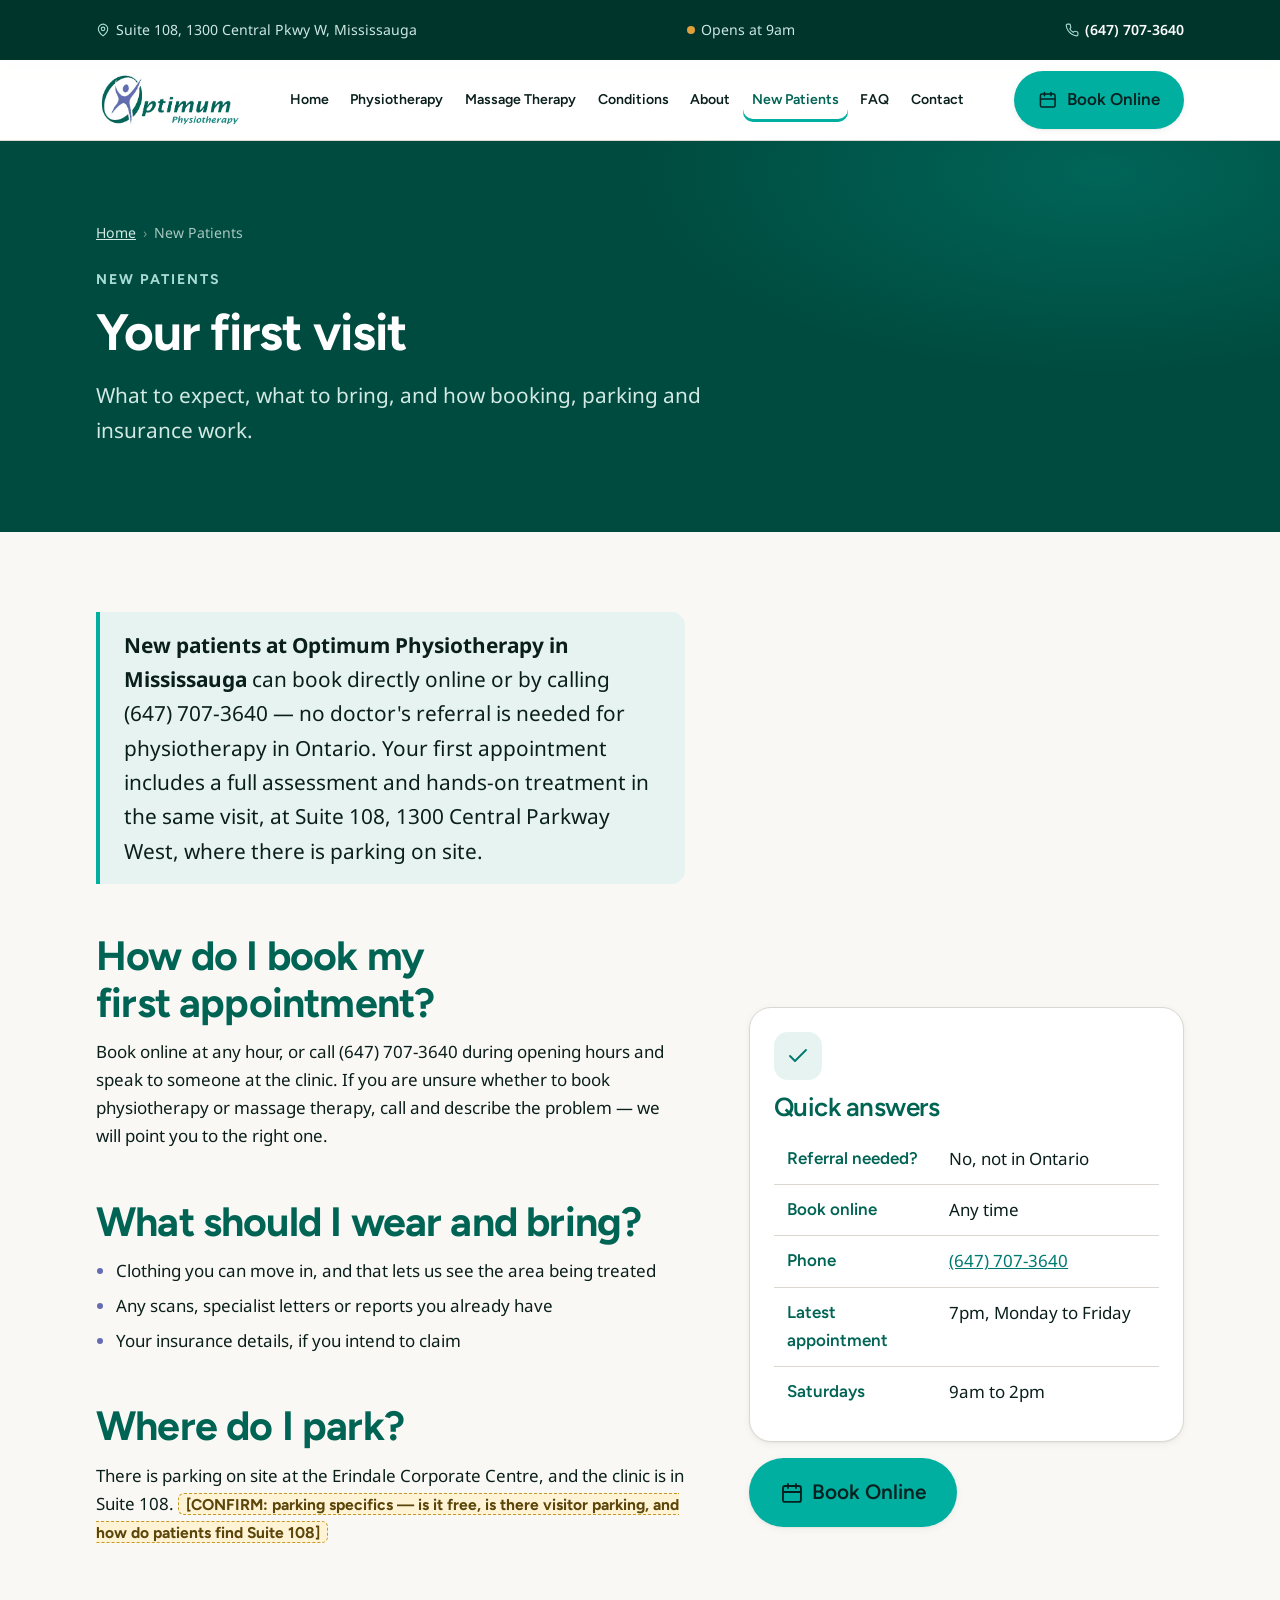
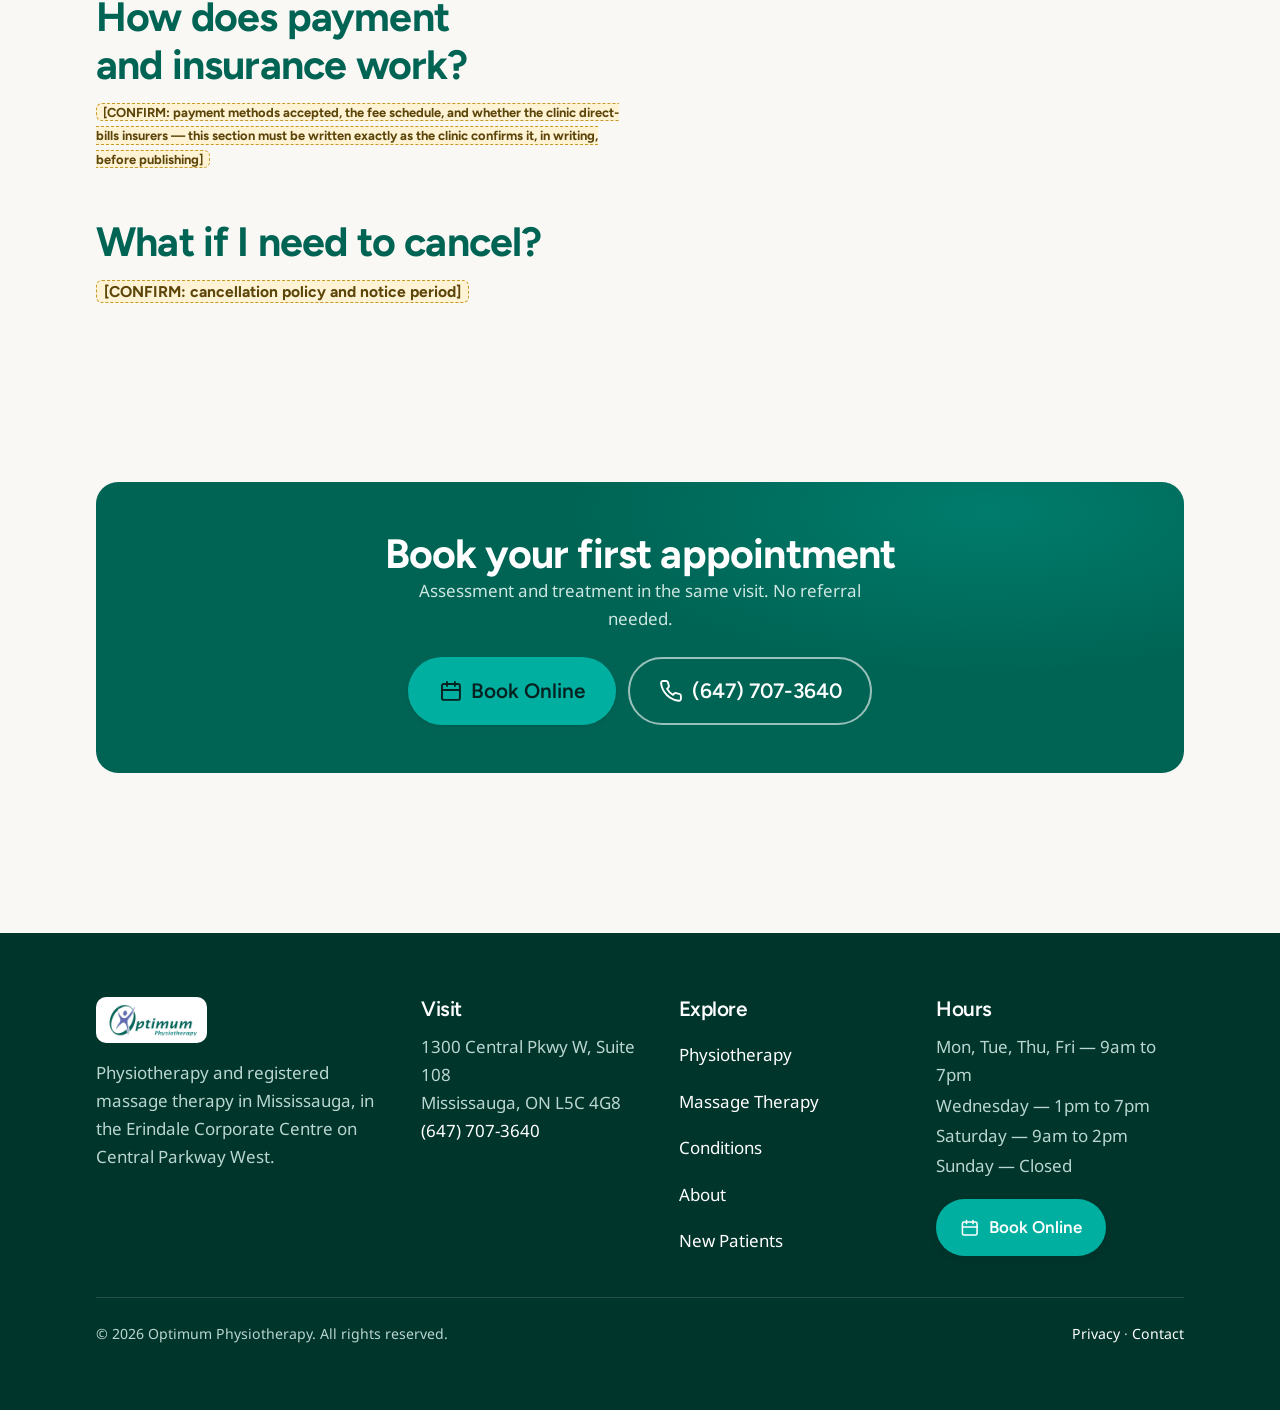
<file: new-patients.html>
<!DOCTYPE html>
<html lang="en-CA">
<head>
  <meta charset="utf-8">
  <meta name="viewport" content="width=device-width, initial-scale=1">
  <title>New Patients — Your First Visit | Optimum Physiotherapy</title>
  <meta name="description" content="What to expect at your first physiotherapy appointment in Mississauga: booking, what to bring, parking and insurance. No referral needed in Ontario.">
  <meta name="robots" content="noindex, nofollow">
  <meta property="og:type" content="website">
  <meta property="og:site_name" content="Optimum Physiotherapy">
  <meta property="og:title" content="New Patients — Your First Visit | Optimum Physiotherapy">
  <meta property="og:description" content="What to expect at your first physiotherapy appointment in Mississauga: booking, what to bring, parking and insurance. No referral needed in Ontario.">
  <meta property="og:url" content="https://www.optimumphysiotherapy.ca/new-patients">
  <meta property="og:image" content="https://www.optimumphysiotherapy.ca/assets/img/reception-1200.jpg">
  <meta property="og:locale" content="en_CA">
  <meta name="twitter:card" content="summary_large_image">
  <meta name="theme-color" content="#006454">
  <link rel="icon" href="assets/img/icon-32.png" sizes="32x32">
  <link rel="apple-touch-icon" href="assets/img/icon-180.png">
  <link rel="preconnect" href="https://fonts.googleapis.com">
  <link rel="preconnect" href="https://fonts.gstatic.com" crossorigin>
  <link href="https://fonts.googleapis.com/css2?family=Figtree:wght@400;500;600;700&family=Noto+Sans:wght@400;500;600;700&display=swap" rel="stylesheet">
  <link rel="stylesheet" href="assets/css/styles.fea0dd3e59.css">
  <script type="application/ld+json">
{
  "@context": "https://schema.org",
  "@graph": [
    {
      "@type": "WebPage",
      "@id": "https://www.optimumphysiotherapy.ca/new-patients#webpage",
      "url": "https://www.optimumphysiotherapy.ca/new-patients",
      "name": "New Patients — Your First Visit | Optimum Physiotherapy",
      "description": "What to expect at your first physiotherapy appointment in Mississauga: booking, what to bring, parking and insurance. No referral needed in Ontario.",
      "isPartOf": {
        "@id": "https://www.optimumphysiotherapy.ca/#website"
      },
      "about": {
        "@id": "https://www.optimumphysiotherapy.ca/#business"
      },
      "inLanguage": "en-CA"
    },
    {
      "@type": "BreadcrumbList",
      "@id": "https://www.optimumphysiotherapy.ca/new-patients#crumbs",
      "itemListElement": [
        {
          "@type": "ListItem",
          "position": 1,
          "name": "Home",
          "item": "https://www.optimumphysiotherapy.ca/"
        },
        {
          "@type": "ListItem",
          "position": 2,
          "name": "New Patients",
          "item": "https://www.optimumphysiotherapy.ca/new-patients"
        }
      ]
    }
  ]
}
  </script>
</head>
<body>
<a class="skip" href="#main">Skip to main content</a>

<div class="utility">
  <div class="container">
    <span class="utility-item"><svg viewBox="0 0 24 24" fill="none" stroke="currentColor" stroke-width="1.9" stroke-linecap="round" stroke-linejoin="round" aria-hidden="true"><path d="M20 10c0 6-8 12-8 12s-8-6-8-12a8 8 0 0 1 16 0z"/><circle cx="12" cy="10" r="3"/></svg>
      <span>Suite 108, 1300 Central Pkwy W, Mississauga</span></span>
    <span class="utility-item" data-open-now>
      <span class="open-dot" data-open="true"></span>
      <span data-open-text>Mon&ndash;Fri 9am &ndash; 7pm</span>
    </span>
    <span class="utility-item"><svg viewBox="0 0 24 24" fill="none" stroke="currentColor" stroke-width="1.9" stroke-linecap="round" stroke-linejoin="round" aria-hidden="true"><path d="M22 16.9v3a2 2 0 0 1-2.2 2 19.8 19.8 0 0 1-8.6-3.1 19.5 19.5 0 0 1-6-6A19.8 19.8 0 0 1 2.1 4.2 2 2 0 0 1 4.1 2h3a2 2 0 0 1 2 1.7c.1 1 .4 1.9.7 2.8a2 2 0 0 1-.5 2.1L8.1 9.9a16 16 0 0 0 6 6l1.3-1.3a2 2 0 0 1 2.1-.4c.9.3 1.8.6 2.8.7a2 2 0 0 1 1.7 2z"/></svg>
      <a href="tel:+16477073640">(647) 707-3640</a></span>
  </div>
</div>

<header class="site-header">
  <div class="container">
    <a class="brand" href="index.html" aria-label="Optimum Physiotherapy — home">
      <img src="assets/img/logo-160.png" alt="Optimum Physiotherapy" width="443" height="160">
    </a>
    <nav class="nav" aria-label="Main">
        <a href="index.html">Home</a>
        <a href="physiotherapy.html">Physiotherapy</a>
        <a href="massage-therapy.html">Massage Therapy</a>
        <a href="conditions.html">Conditions</a>
        <a href="about.html">About</a>
        <a href="new-patients.html" aria-current="page">New Patients</a>
        <a href="faq.html">FAQ</a>
        <a href="contact.html">Contact</a>
    </nav>
    <a class="btn btn--primary header-cta" href="https://www.fresha.com/lvp/optimum-physiotherapy-central-parkway-west-mississauga-BoX7ZM"
       target="_blank" rel="noopener"><svg viewBox="0 0 24 24" fill="none" stroke="currentColor" stroke-width="1.9" stroke-linecap="round" stroke-linejoin="round" aria-hidden="true"><rect x="3" y="5" width="18" height="16" rx="2"/><path d="M8 3v4M16 3v4M3 11h18"/></svg> Book Online</a>
    <button class="nav-toggle" data-nav-toggle aria-expanded="false" aria-controls="drawer">
      <svg viewBox="0 0 24 24" fill="none" stroke="currentColor" stroke-width="1.9" stroke-linecap="round" stroke-linejoin="round" aria-hidden="true"><path d="M3 6h18M3 12h18M3 18h18"/></svg><span>Menu</span>
    </button>
  </div>
</header>

<div class="drawer" id="drawer" data-drawer hidden>
  <div class="drawer-panel">
    <div class="drawer-head">
      <span class="eyebrow" style="margin:0">Menu</span>
      <button class="nav-toggle" data-drawer-close aria-label="Close menu"><svg viewBox="0 0 24 24" fill="none" stroke="currentColor" stroke-width="1.9" stroke-linecap="round" stroke-linejoin="round" aria-hidden="true"><path d="M6 6l12 12M18 6L6 18"/></svg></button>
    </div>
        <a href="index.html">Home</a>
        <a href="physiotherapy.html">Physiotherapy</a>
        <a href="massage-therapy.html">Massage Therapy</a>
        <a href="conditions.html">Conditions</a>
        <a href="about.html">About</a>
        <a href="new-patients.html" aria-current="page">New Patients</a>
        <a href="faq.html">FAQ</a>
        <a href="contact.html">Contact</a>
    <a class="btn btn--primary" href="https://www.fresha.com/lvp/optimum-physiotherapy-central-parkway-west-mississauga-BoX7ZM" target="_blank" rel="noopener">
      <svg viewBox="0 0 24 24" fill="none" stroke="currentColor" stroke-width="1.9" stroke-linecap="round" stroke-linejoin="round" aria-hidden="true"><rect x="3" y="5" width="18" height="16" rx="2"/><path d="M8 3v4M16 3v4M3 11h18"/></svg> Book Online</a>
    <a class="btn btn--secondary" href="tel:+16477073640">
      <svg viewBox="0 0 24 24" fill="none" stroke="currentColor" stroke-width="1.9" stroke-linecap="round" stroke-linejoin="round" aria-hidden="true"><path d="M22 16.9v3a2 2 0 0 1-2.2 2 19.8 19.8 0 0 1-8.6-3.1 19.5 19.5 0 0 1-6-6A19.8 19.8 0 0 1 2.1 4.2 2 2 0 0 1 4.1 2h3a2 2 0 0 1 2 1.7c.1 1 .4 1.9.7 2.8a2 2 0 0 1-.5 2.1L8.1 9.9a16 16 0 0 0 6 6l1.3-1.3a2 2 0 0 1 2.1-.4c.9.3 1.8.6 2.8.7a2 2 0 0 1 1.7 2z"/></svg> (647) 707-3640</a>
  </div>
</div>

<main id="main">
<section class="page-hero">
  <div class="container">
    <nav class="crumbs" aria-label="Breadcrumb"><ol><li><a href="index.html">Home</a></li><li><span aria-current="page">New Patients</span></li></ol></nav>
    <p class="eyebrow">New patients</p>
    <h1>Your first visit</h1>
    <p class="lede">What to expect, what to bring, and how booking, parking and insurance work.</p>
  </div>
</section>

<section class="section">
  <div class="container">
    <div class="split split--wide-left">
      <div class="prose">
        <div class="answer">
          <p>
            <strong>New patients at Optimum Physiotherapy in Mississauga</strong> can book
            directly online or by calling (647) 707-3640 &mdash; no doctor's referral is needed
            for physiotherapy in Ontario. Your first appointment includes a full
            assessment and hands-on treatment in the same visit, at Suite&nbsp;108, 1300
            Central Parkway West, where there is parking on site.
          </p>
        </div>

        <h2>How do I book my first appointment?</h2>
        <p>
          Book online at any hour, or call (647) 707-3640 during opening hours and speak to
          someone at the clinic. If you are unsure whether to book physiotherapy or
          massage therapy, call and describe the problem &mdash; we will point you to the
          right one.
        </p>

        <h2>What should I wear and bring?</h2>
        <ul>
          <li>Clothing you can move in, and that lets us see the area being treated</li>
          <li>Any scans, specialist letters or reports you already have</li>
          <li>Your insurance details, if you intend to claim</li>
        </ul>

        <h2>Where do I park?</h2>
        <p>
          There is parking on site at the Erindale Corporate Centre, and the clinic is in
          Suite&nbsp;108. <span class="confirm">[CONFIRM: parking specifics — is it free, is there visitor parking, and how do patients find Suite 108]</span>
        </p>

        <h2>How does payment and insurance work?</h2>
        <p class="note">
          <span class="confirm">[CONFIRM: payment methods accepted, the fee schedule, and whether the clinic direct-bills insurers — this section must be written exactly as the clinic confirms it, in writing, before publishing]</span>
        </p>

        <h2>What if I need to cancel?</h2>
        <p><span class="confirm">[CONFIRM: cancellation policy and notice period]</span></p>
      </div>

      <aside class="stack">
        <div class="card">
          <div class="card-icon"><svg viewBox="0 0 24 24" fill="none" stroke="currentColor" stroke-width="1.9" stroke-linecap="round" stroke-linejoin="round" aria-hidden="true"><path d="M20 6 9 17l-5-5"/></svg></div>
          <h3>Quick answers</h3>
          <table class="facts">
            <tbody>
              <tr><th scope="row">Referral needed?</th><td>No, not in Ontario</td></tr>
              <tr><th scope="row">Book online</th><td>Any time</td></tr>
              <tr><th scope="row">Phone</th><td><a href="tel:+16477073640">(647) 707-3640</a></td></tr>
              <tr><th scope="row">Latest appointment</th><td>7pm, Monday to Friday</td></tr>
              <tr><th scope="row">Saturdays</th><td>9am to 2pm</td></tr>
            </tbody>
          </table>
        </div>
        <a class="btn btn--primary btn--lg" href="https://www.fresha.com/lvp/optimum-physiotherapy-central-parkway-west-mississauga-BoX7ZM" target="_blank" rel="noopener"><svg viewBox="0 0 24 24" fill="none" stroke="currentColor" stroke-width="1.9" stroke-linecap="round" stroke-linejoin="round" aria-hidden="true"><rect x="3" y="5" width="18" height="16" rx="2"/><path d="M8 3v4M16 3v4M3 11h18"/></svg> Book Online</a>
      </aside>
    </div>
  </div>
</section>

<section class="section">
  <div class="container">
    <div class="cta-band reveal">
      <h2>Book your first appointment</h2>
      <p>Assessment and treatment in the same visit. No referral needed.</p>
      <div class="btn-row">
        <a class="btn btn--primary btn--lg" href="https://www.fresha.com/lvp/optimum-physiotherapy-central-parkway-west-mississauga-BoX7ZM" target="_blank" rel="noopener">
          <svg viewBox="0 0 24 24" fill="none" stroke="currentColor" stroke-width="1.9" stroke-linecap="round" stroke-linejoin="round" aria-hidden="true"><rect x="3" y="5" width="18" height="16" rx="2"/><path d="M8 3v4M16 3v4M3 11h18"/></svg> Book Online</a>
        <a class="btn btn--ghost-light btn--lg" href="tel:+16477073640"><svg viewBox="0 0 24 24" fill="none" stroke="currentColor" stroke-width="1.9" stroke-linecap="round" stroke-linejoin="round" aria-hidden="true"><path d="M22 16.9v3a2 2 0 0 1-2.2 2 19.8 19.8 0 0 1-8.6-3.1 19.5 19.5 0 0 1-6-6A19.8 19.8 0 0 1 2.1 4.2 2 2 0 0 1 4.1 2h3a2 2 0 0 1 2 1.7c.1 1 .4 1.9.7 2.8a2 2 0 0 1-.5 2.1L8.1 9.9a16 16 0 0 0 6 6l1.3-1.3a2 2 0 0 1 2.1-.4c.9.3 1.8.6 2.8.7a2 2 0 0 1 1.7 2z"/></svg> (647) 707-3640</a>
      </div>
    </div>
  </div>
</section>


</main>
<footer class="site-footer">
  <div class="container">
    <div class="footer-grid">
      <div>
        <img src="assets/img/logo-160.png" alt="Optimum Physiotherapy" width="443" height="160">
        <p style="margin-top:1rem">Physiotherapy and registered massage therapy in
          Mississauga, in the Erindale Corporate Centre on Central Parkway West.</p>
      </div>
      <div>
        <h3>Visit</h3>
        <p>
          1300 Central Pkwy W, Suite 108<br>Mississauga, ON L5C 4G8<br>
          <a href="tel:+16477073640">(647) 707-3640</a>
        </p>
      </div>
      <div>
        <h3>Explore</h3>
        <ul class="footer-list">
          <li><a href="physiotherapy.html">Physiotherapy</a></li>
          <li><a href="massage-therapy.html">Massage Therapy</a></li>
          <li><a href="conditions.html">Conditions</a></li>
          <li><a href="about.html">About</a></li>
          <li><a href="new-patients.html">New Patients</a></li>
        </ul>
      </div>
      <div>
        <h3>Hours</h3>
        <ul class="footer-list">
          <li>Mon, Tue, Thu, Fri &mdash; 9am to 7pm</li>
          <li>Wednesday &mdash; 1pm to 7pm</li>
          <li>Saturday &mdash; 9am to 2pm</li>
          <li>Sunday &mdash; Closed</li>
        </ul>
        <a class="btn btn--primary" style="margin-top:1rem" href="https://www.fresha.com/lvp/optimum-physiotherapy-central-parkway-west-mississauga-BoX7ZM"
           target="_blank" rel="noopener"><svg viewBox="0 0 24 24" fill="none" stroke="currentColor" stroke-width="1.9" stroke-linecap="round" stroke-linejoin="round" aria-hidden="true"><rect x="3" y="5" width="18" height="16" rx="2"/><path d="M8 3v4M16 3v4M3 11h18"/></svg> Book Online</a>
      </div>
    </div>
    <div class="footer-bottom">
      <span>&copy; <span data-year>2026</span> Optimum Physiotherapy. All rights reserved.</span>
      <span><a href="privacy-policy.html">Privacy</a> &middot;
            <a href="contact.html">Contact</a></span>
    </div>
  </div>
</footer>

<script src="assets/js/main.c1a71e0f17.js" defer></script>
</body>
</html>
</file>
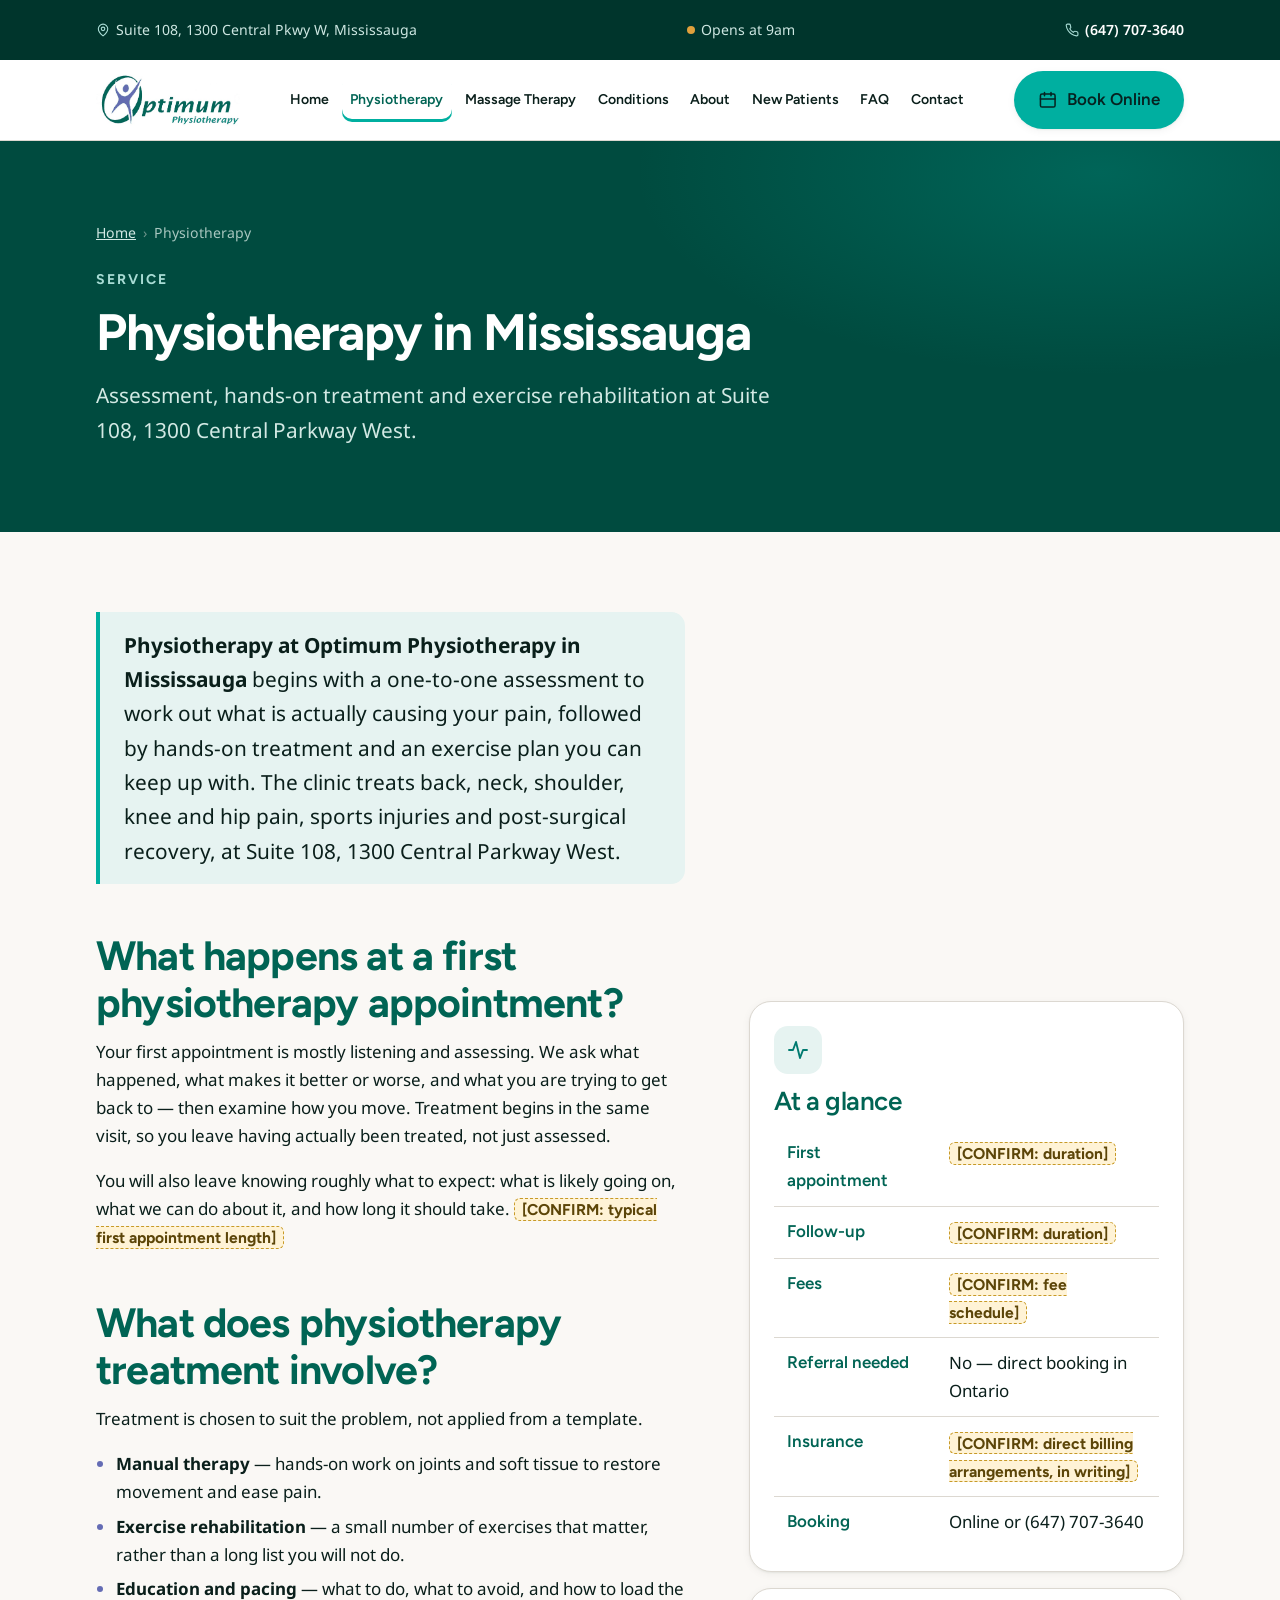
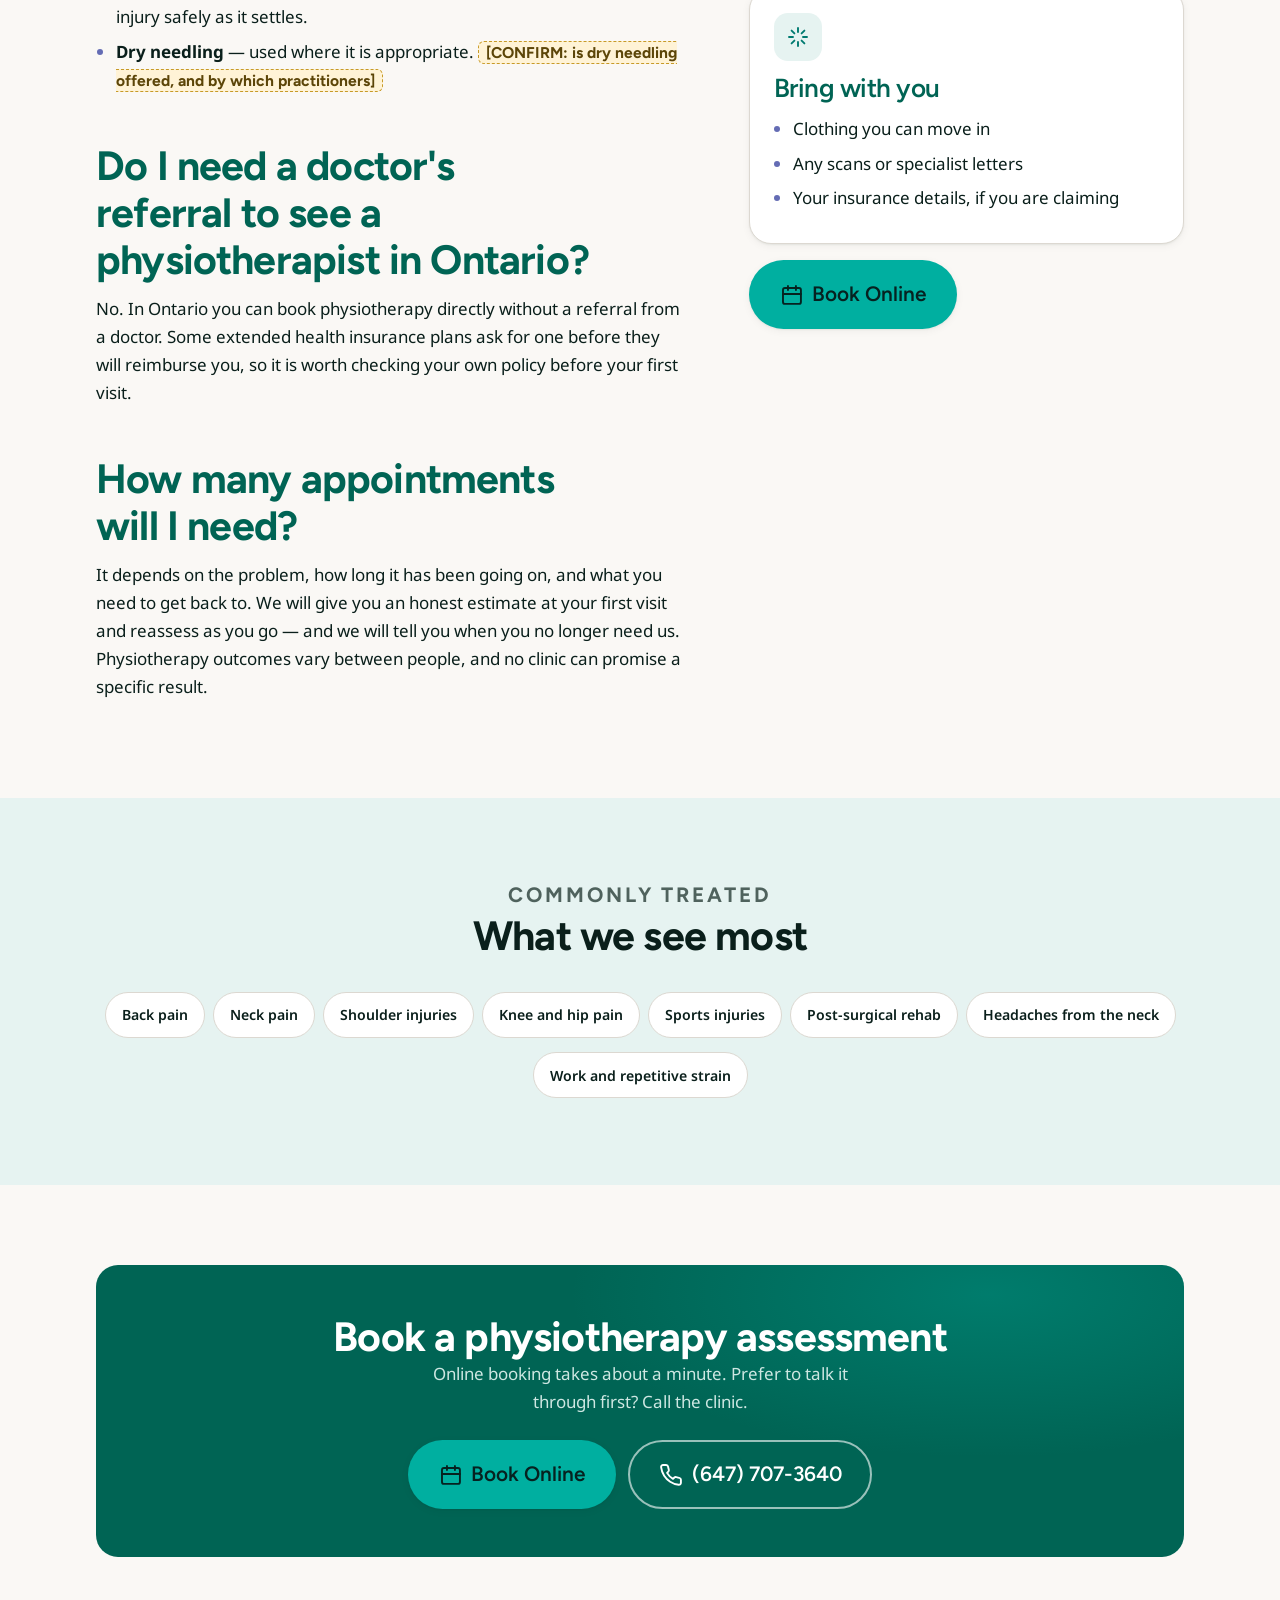
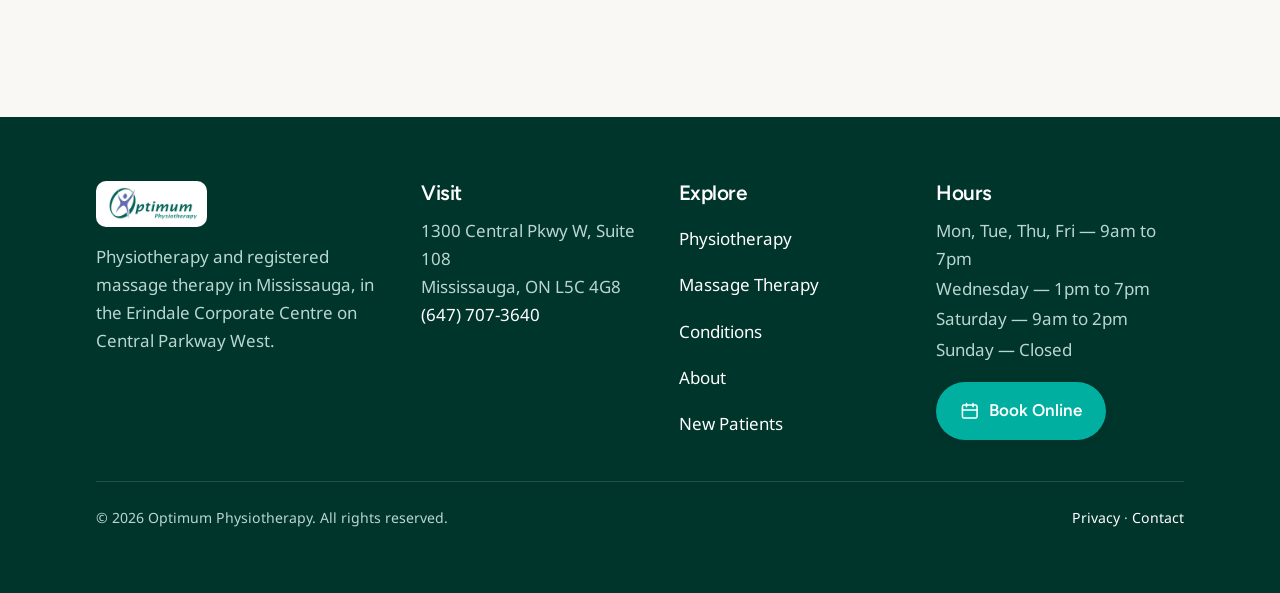
<file: physiotherapy.html>
<!DOCTYPE html>
<html lang="en-CA">
<head>
  <meta charset="utf-8">
  <meta name="viewport" content="width=device-width, initial-scale=1">
  <title>Physiotherapy in Mississauga | Optimum Physiotherapy</title>
  <meta name="description" content="One-to-one physiotherapy in Mississauga: assessment, manual therapy and exercise rehab. No referral needed in Ontario. Evenings and Saturdays.">
  <meta name="robots" content="noindex, nofollow">
  <meta property="og:type" content="website">
  <meta property="og:site_name" content="Optimum Physiotherapy">
  <meta property="og:title" content="Physiotherapy in Mississauga | Optimum Physiotherapy">
  <meta property="og:description" content="One-to-one physiotherapy in Mississauga: assessment, manual therapy and exercise rehab. No referral needed in Ontario. Evenings and Saturdays.">
  <meta property="og:url" content="https://www.optimumphysiotherapy.ca/physiotherapy">
  <meta property="og:image" content="https://www.optimumphysiotherapy.ca/assets/img/reception-1200.jpg">
  <meta property="og:locale" content="en_CA">
  <meta name="twitter:card" content="summary_large_image">
  <meta name="theme-color" content="#006454">
  <link rel="icon" href="assets/img/icon-32.png" sizes="32x32">
  <link rel="apple-touch-icon" href="assets/img/icon-180.png">
  <link rel="preconnect" href="https://fonts.googleapis.com">
  <link rel="preconnect" href="https://fonts.gstatic.com" crossorigin>
  <link href="https://fonts.googleapis.com/css2?family=Figtree:wght@400;500;600;700&family=Noto+Sans:wght@400;500;600;700&display=swap" rel="stylesheet">
  <link rel="stylesheet" href="assets/css/styles.fea0dd3e59.css">
  <script type="application/ld+json">
{
  "@context": "https://schema.org",
  "@graph": [
    {
      "@type": "MedicalWebPage",
      "@id": "https://www.optimumphysiotherapy.ca/physiotherapy#webpage",
      "url": "https://www.optimumphysiotherapy.ca/physiotherapy",
      "name": "Physiotherapy in Mississauga | Optimum Physiotherapy",
      "description": "One-to-one physiotherapy in Mississauga: assessment, manual therapy and exercise rehab. No referral needed in Ontario. Evenings and Saturdays.",
      "isPartOf": {
        "@id": "https://www.optimumphysiotherapy.ca/#website"
      },
      "about": {
        "@id": "https://www.optimumphysiotherapy.ca/#business"
      },
      "inLanguage": "en-CA"
    },
    {
      "@type": "BreadcrumbList",
      "@id": "https://www.optimumphysiotherapy.ca/physiotherapy#crumbs",
      "itemListElement": [
        {
          "@type": "ListItem",
          "position": 1,
          "name": "Home",
          "item": "https://www.optimumphysiotherapy.ca/"
        },
        {
          "@type": "ListItem",
          "position": 2,
          "name": "Physiotherapy",
          "item": "https://www.optimumphysiotherapy.ca/physiotherapy"
        }
      ]
    }
  ]
}
  </script>
</head>
<body>
<a class="skip" href="#main">Skip to main content</a>

<div class="utility">
  <div class="container">
    <span class="utility-item"><svg viewBox="0 0 24 24" fill="none" stroke="currentColor" stroke-width="1.9" stroke-linecap="round" stroke-linejoin="round" aria-hidden="true"><path d="M20 10c0 6-8 12-8 12s-8-6-8-12a8 8 0 0 1 16 0z"/><circle cx="12" cy="10" r="3"/></svg>
      <span>Suite 108, 1300 Central Pkwy W, Mississauga</span></span>
    <span class="utility-item" data-open-now>
      <span class="open-dot" data-open="true"></span>
      <span data-open-text>Mon&ndash;Fri 9am &ndash; 7pm</span>
    </span>
    <span class="utility-item"><svg viewBox="0 0 24 24" fill="none" stroke="currentColor" stroke-width="1.9" stroke-linecap="round" stroke-linejoin="round" aria-hidden="true"><path d="M22 16.9v3a2 2 0 0 1-2.2 2 19.8 19.8 0 0 1-8.6-3.1 19.5 19.5 0 0 1-6-6A19.8 19.8 0 0 1 2.1 4.2 2 2 0 0 1 4.1 2h3a2 2 0 0 1 2 1.7c.1 1 .4 1.9.7 2.8a2 2 0 0 1-.5 2.1L8.1 9.9a16 16 0 0 0 6 6l1.3-1.3a2 2 0 0 1 2.1-.4c.9.3 1.8.6 2.8.7a2 2 0 0 1 1.7 2z"/></svg>
      <a href="tel:+16477073640">(647) 707-3640</a></span>
  </div>
</div>

<header class="site-header">
  <div class="container">
    <a class="brand" href="index.html" aria-label="Optimum Physiotherapy — home">
      <img src="assets/img/logo-160.png" alt="Optimum Physiotherapy" width="443" height="160">
    </a>
    <nav class="nav" aria-label="Main">
        <a href="index.html">Home</a>
        <a href="physiotherapy.html" aria-current="page">Physiotherapy</a>
        <a href="massage-therapy.html">Massage Therapy</a>
        <a href="conditions.html">Conditions</a>
        <a href="about.html">About</a>
        <a href="new-patients.html">New Patients</a>
        <a href="faq.html">FAQ</a>
        <a href="contact.html">Contact</a>
    </nav>
    <a class="btn btn--primary header-cta" href="https://www.fresha.com/lvp/optimum-physiotherapy-central-parkway-west-mississauga-BoX7ZM"
       target="_blank" rel="noopener"><svg viewBox="0 0 24 24" fill="none" stroke="currentColor" stroke-width="1.9" stroke-linecap="round" stroke-linejoin="round" aria-hidden="true"><rect x="3" y="5" width="18" height="16" rx="2"/><path d="M8 3v4M16 3v4M3 11h18"/></svg> Book Online</a>
    <button class="nav-toggle" data-nav-toggle aria-expanded="false" aria-controls="drawer">
      <svg viewBox="0 0 24 24" fill="none" stroke="currentColor" stroke-width="1.9" stroke-linecap="round" stroke-linejoin="round" aria-hidden="true"><path d="M3 6h18M3 12h18M3 18h18"/></svg><span>Menu</span>
    </button>
  </div>
</header>

<div class="drawer" id="drawer" data-drawer hidden>
  <div class="drawer-panel">
    <div class="drawer-head">
      <span class="eyebrow" style="margin:0">Menu</span>
      <button class="nav-toggle" data-drawer-close aria-label="Close menu"><svg viewBox="0 0 24 24" fill="none" stroke="currentColor" stroke-width="1.9" stroke-linecap="round" stroke-linejoin="round" aria-hidden="true"><path d="M6 6l12 12M18 6L6 18"/></svg></button>
    </div>
        <a href="index.html">Home</a>
        <a href="physiotherapy.html" aria-current="page">Physiotherapy</a>
        <a href="massage-therapy.html">Massage Therapy</a>
        <a href="conditions.html">Conditions</a>
        <a href="about.html">About</a>
        <a href="new-patients.html">New Patients</a>
        <a href="faq.html">FAQ</a>
        <a href="contact.html">Contact</a>
    <a class="btn btn--primary" href="https://www.fresha.com/lvp/optimum-physiotherapy-central-parkway-west-mississauga-BoX7ZM" target="_blank" rel="noopener">
      <svg viewBox="0 0 24 24" fill="none" stroke="currentColor" stroke-width="1.9" stroke-linecap="round" stroke-linejoin="round" aria-hidden="true"><rect x="3" y="5" width="18" height="16" rx="2"/><path d="M8 3v4M16 3v4M3 11h18"/></svg> Book Online</a>
    <a class="btn btn--secondary" href="tel:+16477073640">
      <svg viewBox="0 0 24 24" fill="none" stroke="currentColor" stroke-width="1.9" stroke-linecap="round" stroke-linejoin="round" aria-hidden="true"><path d="M22 16.9v3a2 2 0 0 1-2.2 2 19.8 19.8 0 0 1-8.6-3.1 19.5 19.5 0 0 1-6-6A19.8 19.8 0 0 1 2.1 4.2 2 2 0 0 1 4.1 2h3a2 2 0 0 1 2 1.7c.1 1 .4 1.9.7 2.8a2 2 0 0 1-.5 2.1L8.1 9.9a16 16 0 0 0 6 6l1.3-1.3a2 2 0 0 1 2.1-.4c.9.3 1.8.6 2.8.7a2 2 0 0 1 1.7 2z"/></svg> (647) 707-3640</a>
  </div>
</div>

<main id="main">
<section class="page-hero">
  <div class="container">
    <nav class="crumbs" aria-label="Breadcrumb"><ol><li><a href="index.html">Home</a></li><li><span aria-current="page">Physiotherapy</span></li></ol></nav>
    <p class="eyebrow">Service</p>
    <h1>Physiotherapy in Mississauga</h1>
    <p class="lede">Assessment, hands-on treatment and exercise rehabilitation at Suite 108, 1300 Central Parkway West.</p>
  </div>
</section>

<section class="section">
  <div class="container">
    <div class="split split--wide-left">
      <div class="prose">
        <div class="answer">
          <p>
            <strong>Physiotherapy at Optimum Physiotherapy in Mississauga</strong> begins
            with a one-to-one assessment to work out what is actually causing your pain,
            followed by hands-on treatment and an exercise plan you can keep up with.
            The clinic treats back, neck, shoulder, knee and hip pain, sports injuries
            and post-surgical recovery, at Suite&nbsp;108, 1300 Central Parkway West.
          </p>
        </div>

        <h2>What happens at a first physiotherapy appointment?</h2>
        <p>
          Your first appointment is mostly listening and assessing. We ask what happened,
          what makes it better or worse, and what you are trying to get back to &mdash;
          then examine how you move. Treatment begins in the same visit, so you leave
          having actually been treated, not just assessed.
        </p>
        <p>
          You will also leave knowing roughly what to expect: what is likely going on,
          what we can do about it, and how long it should take.
          <span class="confirm">[CONFIRM: typical first appointment length]</span>
        </p>

        <h2>What does physiotherapy treatment involve?</h2>
        <p>Treatment is chosen to suit the problem, not applied from a template.</p>
        <ul>
          <li><strong>Manual therapy</strong> &mdash; hands-on work on joints and soft
              tissue to restore movement and ease pain.</li>
          <li><strong>Exercise rehabilitation</strong> &mdash; a small number of
              exercises that matter, rather than a long list you will not do.</li>
          <li><strong>Education and pacing</strong> &mdash; what to do, what to avoid,
              and how to load the injury safely as it settles.</li>
          <li><strong>Dry needling</strong> &mdash; used where it is appropriate.
              <span class="confirm">[CONFIRM: is dry needling offered, and by which practitioners]</span></li>
        </ul>

        <h2>Do I need a doctor's referral to see a physiotherapist in Ontario?</h2>
        <p>
          No. In Ontario you can book physiotherapy directly without a referral from a
          doctor. Some extended health insurance plans ask for one before they will
          reimburse you, so it is worth checking your own policy before your first visit.
        </p>

        <h2>How many appointments will I need?</h2>
        <p>
          It depends on the problem, how long it has been going on, and what you need to
          get back to. We will give you an honest estimate at your first visit and
          reassess as you go &mdash; and we will tell you when you no longer need us.
          Physiotherapy outcomes vary between people, and no clinic can promise a
          specific result.
        </p>
      </div>

      <aside class="stack">
        <div class="card">
          <div class="card-icon"><svg viewBox="0 0 24 24" fill="none" stroke="currentColor" stroke-width="1.9" stroke-linecap="round" stroke-linejoin="round" aria-hidden="true"><path d="M3 12h4l3-8 4 16 3-8h4"/></svg></div>
          <h3>At a glance</h3>
          <table class="facts">
            <tbody>
              <tr><th scope="row">First appointment</th><td><span class="confirm">[CONFIRM: duration]</span></td></tr>
              <tr><th scope="row">Follow-up</th><td><span class="confirm">[CONFIRM: duration]</span></td></tr>
              <tr><th scope="row">Fees</th><td><span class="confirm">[CONFIRM: fee schedule]</span></td></tr>
              <tr><th scope="row">Referral needed</th><td>No &mdash; direct booking in Ontario</td></tr>
              <tr><th scope="row">Insurance</th><td><span class="confirm">[CONFIRM: direct billing arrangements, in writing]</span></td></tr>
              <tr><th scope="row">Booking</th><td>Online or (647) 707-3640</td></tr>
            </tbody>
          </table>
        </div>
        <div class="card">
          <div class="card-icon"><svg viewBox="0 0 24 24" fill="none" stroke="currentColor" stroke-width="1.9" stroke-linecap="round" stroke-linejoin="round" aria-hidden="true"><path d="M12 3v4M12 17v4M3 12h4M17 12h4M5.6 5.6l2.8 2.8M15.6 15.6l2.8 2.8M18.4 5.6l-2.8 2.8M8.4 15.6l-2.8 2.8"/></svg></div>
          <h3>Bring with you</h3>
          <ul style="margin-bottom:0">
            <li>Clothing you can move in</li>
            <li>Any scans or specialist letters</li>
            <li>Your insurance details, if you are claiming</li>
          </ul>
        </div>
        <a class="btn btn--primary btn--lg" href="https://www.fresha.com/lvp/optimum-physiotherapy-central-parkway-west-mississauga-BoX7ZM" target="_blank" rel="noopener"><svg viewBox="0 0 24 24" fill="none" stroke="currentColor" stroke-width="1.9" stroke-linecap="round" stroke-linejoin="round" aria-hidden="true"><rect x="3" y="5" width="18" height="16" rx="2"/><path d="M8 3v4M16 3v4M3 11h18"/></svg> Book Online</a>
      </aside>
    </div>
  </div>
</section>

<section class="section section--tint">
  <div class="container">
    <div class="section-head center">
      <p class="eyebrow">Commonly treated</p>
      <h2>What we see most</h2>
    </div>
    <ul class="chips" style="justify-content:center">
          <li><a href="conditions.html#back-pain">Back pain</a></li>
          <li><a href="conditions.html#neck-pain">Neck pain</a></li>
          <li><a href="conditions.html#shoulder-injuries">Shoulder injuries</a></li>
          <li><a href="conditions.html#knee-and-hip-pain">Knee and hip pain</a></li>
          <li><a href="conditions.html#sports-injuries">Sports injuries</a></li>
          <li><a href="conditions.html#post-surgical-rehab">Post-surgical rehab</a></li>
          <li><a href="conditions.html#headaches-from-the-neck">Headaches from the neck</a></li>
          <li><a href="conditions.html#work-and-repetitive-strain">Work and repetitive strain</a></li>
    </ul>
  </div>
</section>

<section class="section">
  <div class="container">
    <div class="cta-band reveal">
      <h2>Book a physiotherapy assessment</h2>
      <p>Online booking takes about a minute. Prefer to talk it through first? Call the clinic.</p>
      <div class="btn-row">
        <a class="btn btn--primary btn--lg" href="https://www.fresha.com/lvp/optimum-physiotherapy-central-parkway-west-mississauga-BoX7ZM" target="_blank" rel="noopener">
          <svg viewBox="0 0 24 24" fill="none" stroke="currentColor" stroke-width="1.9" stroke-linecap="round" stroke-linejoin="round" aria-hidden="true"><rect x="3" y="5" width="18" height="16" rx="2"/><path d="M8 3v4M16 3v4M3 11h18"/></svg> Book Online</a>
        <a class="btn btn--ghost-light btn--lg" href="tel:+16477073640"><svg viewBox="0 0 24 24" fill="none" stroke="currentColor" stroke-width="1.9" stroke-linecap="round" stroke-linejoin="round" aria-hidden="true"><path d="M22 16.9v3a2 2 0 0 1-2.2 2 19.8 19.8 0 0 1-8.6-3.1 19.5 19.5 0 0 1-6-6A19.8 19.8 0 0 1 2.1 4.2 2 2 0 0 1 4.1 2h3a2 2 0 0 1 2 1.7c.1 1 .4 1.9.7 2.8a2 2 0 0 1-.5 2.1L8.1 9.9a16 16 0 0 0 6 6l1.3-1.3a2 2 0 0 1 2.1-.4c.9.3 1.8.6 2.8.7a2 2 0 0 1 1.7 2z"/></svg> (647) 707-3640</a>
      </div>
    </div>
  </div>
</section>


</main>
<footer class="site-footer">
  <div class="container">
    <div class="footer-grid">
      <div>
        <img src="assets/img/logo-160.png" alt="Optimum Physiotherapy" width="443" height="160">
        <p style="margin-top:1rem">Physiotherapy and registered massage therapy in
          Mississauga, in the Erindale Corporate Centre on Central Parkway West.</p>
      </div>
      <div>
        <h3>Visit</h3>
        <p>
          1300 Central Pkwy W, Suite 108<br>Mississauga, ON L5C 4G8<br>
          <a href="tel:+16477073640">(647) 707-3640</a>
        </p>
      </div>
      <div>
        <h3>Explore</h3>
        <ul class="footer-list">
          <li><a href="physiotherapy.html">Physiotherapy</a></li>
          <li><a href="massage-therapy.html">Massage Therapy</a></li>
          <li><a href="conditions.html">Conditions</a></li>
          <li><a href="about.html">About</a></li>
          <li><a href="new-patients.html">New Patients</a></li>
        </ul>
      </div>
      <div>
        <h3>Hours</h3>
        <ul class="footer-list">
          <li>Mon, Tue, Thu, Fri &mdash; 9am to 7pm</li>
          <li>Wednesday &mdash; 1pm to 7pm</li>
          <li>Saturday &mdash; 9am to 2pm</li>
          <li>Sunday &mdash; Closed</li>
        </ul>
        <a class="btn btn--primary" style="margin-top:1rem" href="https://www.fresha.com/lvp/optimum-physiotherapy-central-parkway-west-mississauga-BoX7ZM"
           target="_blank" rel="noopener"><svg viewBox="0 0 24 24" fill="none" stroke="currentColor" stroke-width="1.9" stroke-linecap="round" stroke-linejoin="round" aria-hidden="true"><rect x="3" y="5" width="18" height="16" rx="2"/><path d="M8 3v4M16 3v4M3 11h18"/></svg> Book Online</a>
      </div>
    </div>
    <div class="footer-bottom">
      <span>&copy; <span data-year>2026</span> Optimum Physiotherapy. All rights reserved.</span>
      <span><a href="privacy-policy.html">Privacy</a> &middot;
            <a href="contact.html">Contact</a></span>
    </div>
  </div>
</footer>

<script src="assets/js/main.c1a71e0f17.js" defer></script>
</body>
</html>
</file>
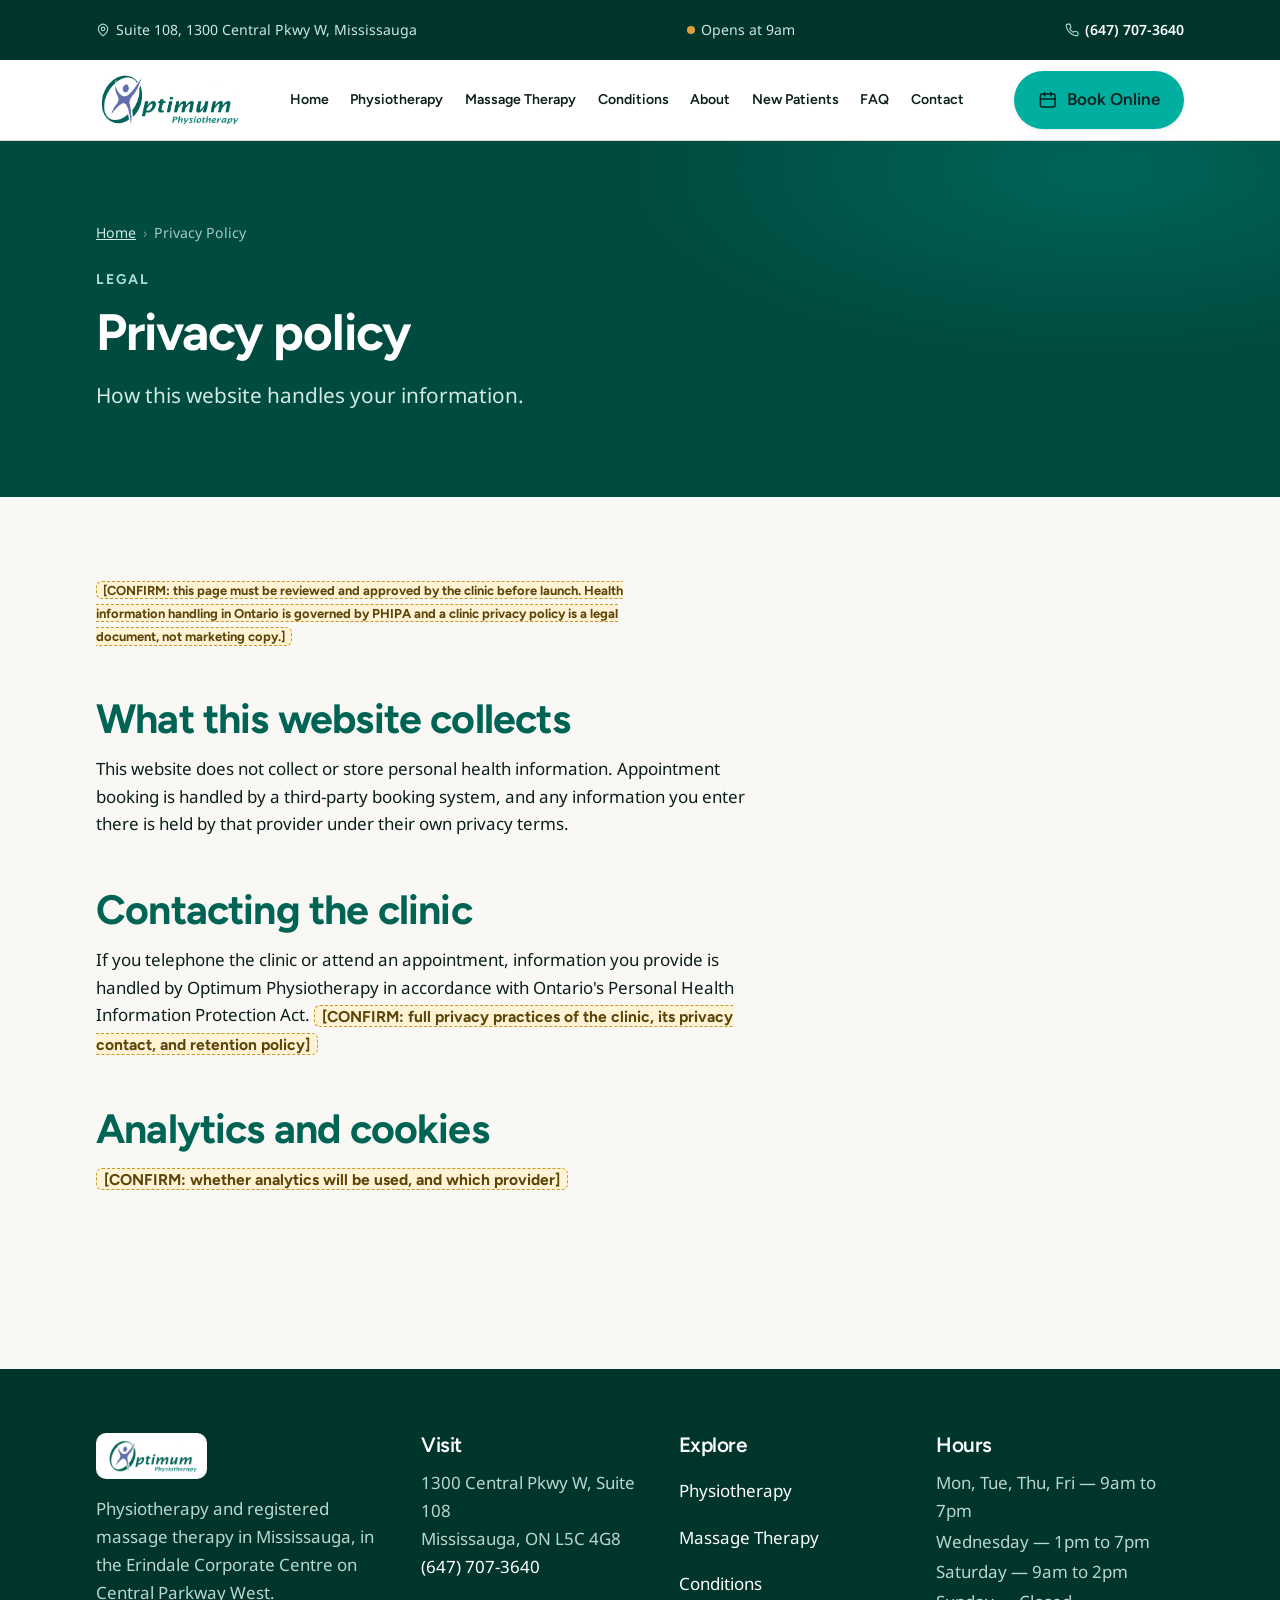
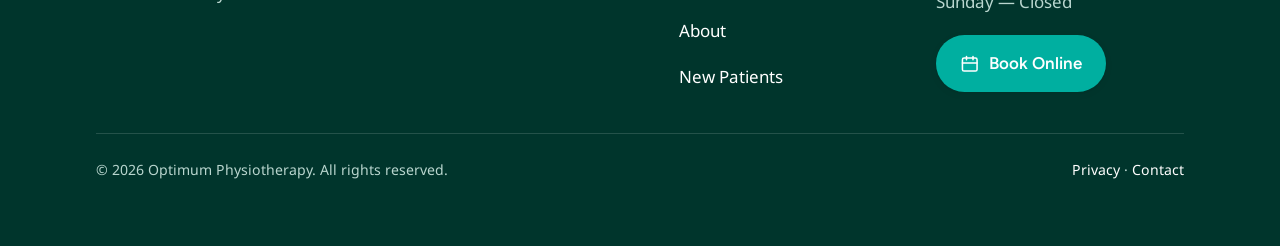
<file: privacy-policy.html>
<!DOCTYPE html>
<html lang="en-CA">
<head>
  <meta charset="utf-8">
  <meta name="viewport" content="width=device-width, initial-scale=1">
  <title>Privacy Policy | Optimum Physiotherapy</title>
  <meta name="description" content="How this website handles information, and how the clinic handles personal health information under Ontario's PHIPA.">
  <meta name="robots" content="noindex, nofollow">
  <meta property="og:type" content="website">
  <meta property="og:site_name" content="Optimum Physiotherapy">
  <meta property="og:title" content="Privacy Policy | Optimum Physiotherapy">
  <meta property="og:description" content="How this website handles information, and how the clinic handles personal health information under Ontario's PHIPA.">
  <meta property="og:url" content="https://www.optimumphysiotherapy.ca/privacy-policy">
  <meta property="og:image" content="https://www.optimumphysiotherapy.ca/assets/img/reception-1200.jpg">
  <meta property="og:locale" content="en_CA">
  <meta name="twitter:card" content="summary_large_image">
  <meta name="theme-color" content="#006454">
  <link rel="icon" href="assets/img/icon-32.png" sizes="32x32">
  <link rel="apple-touch-icon" href="assets/img/icon-180.png">
  <link rel="preconnect" href="https://fonts.googleapis.com">
  <link rel="preconnect" href="https://fonts.gstatic.com" crossorigin>
  <link href="https://fonts.googleapis.com/css2?family=Figtree:wght@400;500;600;700&family=Noto+Sans:wght@400;500;600;700&display=swap" rel="stylesheet">
  <link rel="stylesheet" href="assets/css/styles.fea0dd3e59.css">
  <script type="application/ld+json">
{
  "@context": "https://schema.org",
  "@graph": [
    {
      "@type": "WebPage",
      "@id": "https://www.optimumphysiotherapy.ca/privacy-policy#webpage",
      "url": "https://www.optimumphysiotherapy.ca/privacy-policy",
      "name": "Privacy Policy | Optimum Physiotherapy",
      "description": "How this website handles information, and how the clinic handles personal health information under Ontario's PHIPA.",
      "isPartOf": {
        "@id": "https://www.optimumphysiotherapy.ca/#website"
      },
      "about": {
        "@id": "https://www.optimumphysiotherapy.ca/#business"
      },
      "inLanguage": "en-CA"
    },
    {
      "@type": "BreadcrumbList",
      "@id": "https://www.optimumphysiotherapy.ca/privacy-policy#crumbs",
      "itemListElement": [
        {
          "@type": "ListItem",
          "position": 1,
          "name": "Home",
          "item": "https://www.optimumphysiotherapy.ca/"
        },
        {
          "@type": "ListItem",
          "position": 2,
          "name": "Privacy Policy",
          "item": "https://www.optimumphysiotherapy.ca/privacy-policy"
        }
      ]
    }
  ]
}
  </script>
</head>
<body>
<a class="skip" href="#main">Skip to main content</a>

<div class="utility">
  <div class="container">
    <span class="utility-item"><svg viewBox="0 0 24 24" fill="none" stroke="currentColor" stroke-width="1.9" stroke-linecap="round" stroke-linejoin="round" aria-hidden="true"><path d="M20 10c0 6-8 12-8 12s-8-6-8-12a8 8 0 0 1 16 0z"/><circle cx="12" cy="10" r="3"/></svg>
      <span>Suite 108, 1300 Central Pkwy W, Mississauga</span></span>
    <span class="utility-item" data-open-now>
      <span class="open-dot" data-open="true"></span>
      <span data-open-text>Mon&ndash;Fri 9am &ndash; 7pm</span>
    </span>
    <span class="utility-item"><svg viewBox="0 0 24 24" fill="none" stroke="currentColor" stroke-width="1.9" stroke-linecap="round" stroke-linejoin="round" aria-hidden="true"><path d="M22 16.9v3a2 2 0 0 1-2.2 2 19.8 19.8 0 0 1-8.6-3.1 19.5 19.5 0 0 1-6-6A19.8 19.8 0 0 1 2.1 4.2 2 2 0 0 1 4.1 2h3a2 2 0 0 1 2 1.7c.1 1 .4 1.9.7 2.8a2 2 0 0 1-.5 2.1L8.1 9.9a16 16 0 0 0 6 6l1.3-1.3a2 2 0 0 1 2.1-.4c.9.3 1.8.6 2.8.7a2 2 0 0 1 1.7 2z"/></svg>
      <a href="tel:+16477073640">(647) 707-3640</a></span>
  </div>
</div>

<header class="site-header">
  <div class="container">
    <a class="brand" href="index.html" aria-label="Optimum Physiotherapy — home">
      <img src="assets/img/logo-160.png" alt="Optimum Physiotherapy" width="443" height="160">
    </a>
    <nav class="nav" aria-label="Main">
        <a href="index.html">Home</a>
        <a href="physiotherapy.html">Physiotherapy</a>
        <a href="massage-therapy.html">Massage Therapy</a>
        <a href="conditions.html">Conditions</a>
        <a href="about.html">About</a>
        <a href="new-patients.html">New Patients</a>
        <a href="faq.html">FAQ</a>
        <a href="contact.html">Contact</a>
    </nav>
    <a class="btn btn--primary header-cta" href="https://www.fresha.com/lvp/optimum-physiotherapy-central-parkway-west-mississauga-BoX7ZM"
       target="_blank" rel="noopener"><svg viewBox="0 0 24 24" fill="none" stroke="currentColor" stroke-width="1.9" stroke-linecap="round" stroke-linejoin="round" aria-hidden="true"><rect x="3" y="5" width="18" height="16" rx="2"/><path d="M8 3v4M16 3v4M3 11h18"/></svg> Book Online</a>
    <button class="nav-toggle" data-nav-toggle aria-expanded="false" aria-controls="drawer">
      <svg viewBox="0 0 24 24" fill="none" stroke="currentColor" stroke-width="1.9" stroke-linecap="round" stroke-linejoin="round" aria-hidden="true"><path d="M3 6h18M3 12h18M3 18h18"/></svg><span>Menu</span>
    </button>
  </div>
</header>

<div class="drawer" id="drawer" data-drawer hidden>
  <div class="drawer-panel">
    <div class="drawer-head">
      <span class="eyebrow" style="margin:0">Menu</span>
      <button class="nav-toggle" data-drawer-close aria-label="Close menu"><svg viewBox="0 0 24 24" fill="none" stroke="currentColor" stroke-width="1.9" stroke-linecap="round" stroke-linejoin="round" aria-hidden="true"><path d="M6 6l12 12M18 6L6 18"/></svg></button>
    </div>
        <a href="index.html">Home</a>
        <a href="physiotherapy.html">Physiotherapy</a>
        <a href="massage-therapy.html">Massage Therapy</a>
        <a href="conditions.html">Conditions</a>
        <a href="about.html">About</a>
        <a href="new-patients.html">New Patients</a>
        <a href="faq.html">FAQ</a>
        <a href="contact.html">Contact</a>
    <a class="btn btn--primary" href="https://www.fresha.com/lvp/optimum-physiotherapy-central-parkway-west-mississauga-BoX7ZM" target="_blank" rel="noopener">
      <svg viewBox="0 0 24 24" fill="none" stroke="currentColor" stroke-width="1.9" stroke-linecap="round" stroke-linejoin="round" aria-hidden="true"><rect x="3" y="5" width="18" height="16" rx="2"/><path d="M8 3v4M16 3v4M3 11h18"/></svg> Book Online</a>
    <a class="btn btn--secondary" href="tel:+16477073640">
      <svg viewBox="0 0 24 24" fill="none" stroke="currentColor" stroke-width="1.9" stroke-linecap="round" stroke-linejoin="round" aria-hidden="true"><path d="M22 16.9v3a2 2 0 0 1-2.2 2 19.8 19.8 0 0 1-8.6-3.1 19.5 19.5 0 0 1-6-6A19.8 19.8 0 0 1 2.1 4.2 2 2 0 0 1 4.1 2h3a2 2 0 0 1 2 1.7c.1 1 .4 1.9.7 2.8a2 2 0 0 1-.5 2.1L8.1 9.9a16 16 0 0 0 6 6l1.3-1.3a2 2 0 0 1 2.1-.4c.9.3 1.8.6 2.8.7a2 2 0 0 1 1.7 2z"/></svg> (647) 707-3640</a>
  </div>
</div>

<main id="main">
<section class="page-hero">
  <div class="container">
    <nav class="crumbs" aria-label="Breadcrumb"><ol><li><a href="index.html">Home</a></li><li><span aria-current="page">Privacy Policy</span></li></ol></nav>
    <p class="eyebrow">Legal</p>
    <h1>Privacy policy</h1>
    <p class="lede">How this website handles your information.</p>
  </div>
</section>

<section class="section">
  <div class="container">
    <div class="prose measure-wide">
      <p class="note">
        <span class="confirm">[CONFIRM: this page must be reviewed and approved by the clinic before launch. Health information handling in Ontario is governed by PHIPA and a clinic privacy policy is a legal document, not marketing copy.]</span>
      </p>
      <h2>What this website collects</h2>
      <p>
        This website does not collect or store personal health information. Appointment
        booking is handled by a third-party booking system, and any information you enter
        there is held by that provider under their own privacy terms.
      </p>
      <h2>Contacting the clinic</h2>
      <p>
        If you telephone the clinic or attend an appointment, information you provide is
        handled by Optimum Physiotherapy in accordance with Ontario's Personal Health
        Information Protection Act.
        <span class="confirm">[CONFIRM: full privacy practices of the clinic, its privacy contact, and retention policy]</span>
      </p>
      <h2>Analytics and cookies</h2>
      <p><span class="confirm">[CONFIRM: whether analytics will be used, and which provider]</span></p>
    </div>
  </div>
</section>

</main>
<footer class="site-footer">
  <div class="container">
    <div class="footer-grid">
      <div>
        <img src="assets/img/logo-160.png" alt="Optimum Physiotherapy" width="443" height="160">
        <p style="margin-top:1rem">Physiotherapy and registered massage therapy in
          Mississauga, in the Erindale Corporate Centre on Central Parkway West.</p>
      </div>
      <div>
        <h3>Visit</h3>
        <p>
          1300 Central Pkwy W, Suite 108<br>Mississauga, ON L5C 4G8<br>
          <a href="tel:+16477073640">(647) 707-3640</a>
        </p>
      </div>
      <div>
        <h3>Explore</h3>
        <ul class="footer-list">
          <li><a href="physiotherapy.html">Physiotherapy</a></li>
          <li><a href="massage-therapy.html">Massage Therapy</a></li>
          <li><a href="conditions.html">Conditions</a></li>
          <li><a href="about.html">About</a></li>
          <li><a href="new-patients.html">New Patients</a></li>
        </ul>
      </div>
      <div>
        <h3>Hours</h3>
        <ul class="footer-list">
          <li>Mon, Tue, Thu, Fri &mdash; 9am to 7pm</li>
          <li>Wednesday &mdash; 1pm to 7pm</li>
          <li>Saturday &mdash; 9am to 2pm</li>
          <li>Sunday &mdash; Closed</li>
        </ul>
        <a class="btn btn--primary" style="margin-top:1rem" href="https://www.fresha.com/lvp/optimum-physiotherapy-central-parkway-west-mississauga-BoX7ZM"
           target="_blank" rel="noopener"><svg viewBox="0 0 24 24" fill="none" stroke="currentColor" stroke-width="1.9" stroke-linecap="round" stroke-linejoin="round" aria-hidden="true"><rect x="3" y="5" width="18" height="16" rx="2"/><path d="M8 3v4M16 3v4M3 11h18"/></svg> Book Online</a>
      </div>
    </div>
    <div class="footer-bottom">
      <span>&copy; <span data-year>2026</span> Optimum Physiotherapy. All rights reserved.</span>
      <span><a href="privacy-policy.html">Privacy</a> &middot;
            <a href="contact.html">Contact</a></span>
    </div>
  </div>
</footer>

<script src="assets/js/main.c1a71e0f17.js" defer></script>
</body>
</html>
</file>
<file: assets/css/styles.fea0dd3e59.css>
@charset "utf-8";
/* ==========================================================================
   Optimum Physiotherapy — design system
   Palette sampled from the clinic's own logo. Every foreground/background
   pair below is measured against WCAG 2.1 AA; ratios are in comments.
   ========================================================================== */

/* ---------- tokens ---------- */
:root{
  /* brand, straight off the logo */
  --brand-green:#006454;      /* the ring and wordmark */
  --brand-purple:#646CB4;     /* the figure */
  --brand-teal:#00AFA0;       /* "Physiotherapy" — FILL ONLY, 2.6:1 as text */

  /* derived, contrast-safe */
  --green-900:#00352C;
  --green-800:#004B3F;
  --green-700:#006454;
  --green-600:#00775F;
  --teal-text:#007A70;        /* 4.93:1 on --bg — use where teal must read */
  --mint:#A8DCD5;             /* 4.70:1 on --brand-green */
  --purple-600:#545CA6;
  --purple-200:#C8CBE7;

  /* surfaces + text */
  --bg:#FAF8F5;               /* warm, not clinical white */
  --surface:#FFFFFF;
  --surface-2:#E6F3F1;
  --ink:#0A1F1B;              /* 16.2:1 on --bg */
  --slate:#4F625D;            /* 6.2:1 on --bg */
  --line:#DCD8D1;
  --line-strong:#C3BFB6;

  --focus:#646CB4;
  --danger:#B3261E;

  /* type */
  --font-head:"Figtree",ui-sans-serif,system-ui,-apple-system,"Segoe UI",sans-serif;
  --font-body:"Noto Sans",ui-sans-serif,system-ui,-apple-system,"Segoe UI",sans-serif;
  --step--1:clamp(.82rem,.80rem + .1vw,.88rem);
  --step-0:clamp(1rem,.97rem + .15vw,1.06rem);
  --step-1:clamp(1.13rem,1.07rem + .3vw,1.3rem);
  --step-2:clamp(1.32rem,1.2rem + .6vw,1.63rem);
  --step-3:clamp(1.55rem,1.33rem + 1.1vw,2.05rem);
  --step-4:clamp(1.82rem,1.45rem + 1.85vw,2.56rem);
  --step-5:clamp(2.14rem,1.55rem + 2.95vw,3.2rem);

  /* spacing — 4/8 rhythm */
  --s-1:.25rem; --s-2:.5rem;  --s-3:.75rem; --s-4:1rem;
  --s-5:1.5rem; --s-6:2rem;   --s-7:3rem;   --s-8:4rem;
  --s-9:5rem;   --s-10:6.5rem;

  --radius:14px; --radius-lg:22px; --radius-pill:999px;
  --shadow-1:0 1px 2px rgba(10,31,27,.06), 0 2px 8px rgba(10,31,27,.05);
  --shadow-2:0 2px 6px rgba(10,31,27,.07), 0 12px 32px -8px rgba(10,31,27,.14);
  --shadow-3:0 4px 12px rgba(10,31,27,.09), 0 28px 60px -18px rgba(10,31,27,.22);

  --container:72rem;
  --z-header:100; --z-drawer:200; --z-skip:300;
  --t-fast:140ms; --t:220ms; --t-slow:320ms;
  --ease:cubic-bezier(.22,.61,.36,1);
}

@media (prefers-color-scheme:dark){
  :root:not([data-theme="light"]){
    --bg:#0C1A17;
    --surface:#12241F;
    --surface-2:#173029;
    --ink:#EAF3F0;            /* 14.8:1 on --bg */
    --slate:#A9C0B9;          /* 7.4:1 on --bg */
    --line:#24423A;
    --line-strong:#356054;
    --teal-text:#5FD5C6;      /* 8.1:1 on --bg */
    --mint:#A8DCD5;
    --purple-200:#9AA1D6;
    --shadow-1:0 1px 2px rgba(0,0,0,.4);
    --shadow-2:0 2px 6px rgba(0,0,0,.45), 0 12px 32px -8px rgba(0,0,0,.5);
    --shadow-3:0 4px 12px rgba(0,0,0,.5), 0 28px 60px -18px rgba(0,0,0,.6);
  }
}

/* ---------- reset ---------- */
*,*::before,*::after{box-sizing:border-box}
html{-webkit-text-size-adjust:100%}
body{
  margin:0; background:var(--bg); color:var(--ink);
  font-family:var(--font-body); font-size:var(--step-0); line-height:1.65;
  -webkit-font-smoothing:antialiased;
}
img,svg,video{display:block; max-width:100%}
img{height:auto}
h1,h2,h3,h4{font-family:var(--font-head); line-height:1.15; letter-spacing:-.02em; margin:0; text-wrap:balance}
h1{font-size:var(--step-5); font-weight:700}
h2{font-size:var(--step-4); font-weight:700}
h3{font-size:var(--step-2); font-weight:600}
h4{font-size:var(--step-1); font-weight:600}
p{margin:0 0 1em; max-width:68ch}
a{color:var(--teal-text)}
ul,ol{margin:0 0 1em; padding-left:1.15em}
li{margin-bottom:.4em}
li::marker{color:var(--brand-purple)}
hr{border:0;border-top:1px solid var(--line);margin:var(--s-7) 0}

:focus-visible{outline:3px solid var(--focus); outline-offset:3px; border-radius:4px}
:target{scroll-margin-top:6rem}
html{scroll-behavior:smooth}
@media (prefers-reduced-motion:reduce){
  html{scroll-behavior:auto}
  *,*::before,*::after{animation-duration:.01ms!important;animation-iteration-count:1!important;
    transition-duration:.01ms!important;scroll-behavior:auto!important}
}

.skip{
  position:absolute; left:var(--s-4); top:-4rem; z-index:var(--z-skip);
  background:var(--brand-green); color:#fff; padding:.75rem 1.1rem;
  border-radius:0 0 var(--radius) var(--radius); font-weight:600; text-decoration:none;
  transition:top var(--t) var(--ease);
}
.skip:focus{top:0}
.visually-hidden{
  position:absolute!important;width:1px;height:1px;padding:0;margin:-1px;
  overflow:hidden;clip:rect(0 0 0 0);white-space:nowrap;border:0;
}

/* ---------- layout ---------- */
.container{width:100%; max-width:var(--container); margin-inline:auto; padding-inline:var(--s-5)}
@media (min-width:75rem){ .container{padding-inline:var(--s-6)} }
.section{padding-block:var(--s-8)}
@media (min-width:48rem){ .section{padding-block:var(--s-9)} }
.section--tight{padding-block:var(--s-7)}
.section--tint{background:var(--surface-2)}
.stack>*+*{margin-top:var(--s-4)}
.center{text-align:center}
.measure{max-width:60ch}
.measure-wide{max-width:70ch}

.grid{display:grid; gap:var(--s-5)}
@media (min-width:40rem){ .grid--2{grid-template-columns:repeat(2,1fr)} }
@media (min-width:56rem){
  .grid--3{grid-template-columns:repeat(3,1fr)}
  .grid--4{grid-template-columns:repeat(4,1fr)}
}
@media (min-width:40rem) and (max-width:55.99rem){ .grid--4{grid-template-columns:repeat(2,1fr)} }

.split{display:grid; gap:var(--s-6); align-items:center}
@media (min-width:56rem){
  .split{grid-template-columns:1fr 1fr; gap:var(--s-8)}
  .split--wide-left{grid-template-columns:1.15fr .85fr}
  .split--wide-right{grid-template-columns:.85fr 1.15fr}
  .split--flip>*:first-child{order:2}
}

/* ---------- eyebrow / section heads ---------- */
.eyebrow{
  font-family:var(--font-head); font-size:var(--step--1); font-weight:700;
  letter-spacing:.14em; text-transform:uppercase; color:var(--teal-text);
  margin:0 0 var(--s-3);
}
.section-head{max-width:46rem; margin-bottom:var(--s-6)}
.section-head.center{margin-inline:auto}
.section-head p{color:var(--slate); font-size:var(--step-1); margin-bottom:0}

/* ---------- buttons ---------- */
.btn{
  display:inline-flex; align-items:center; justify-content:center; gap:.55rem;
  min-height:48px; padding:.8rem 1.4rem; border-radius:var(--radius-pill);
  font-family:var(--font-head); font-weight:600; font-size:var(--step-0);
  text-decoration:none; cursor:pointer; border:2px solid transparent;
  transition:background var(--t) var(--ease), color var(--t) var(--ease),
             border-color var(--t) var(--ease), transform var(--t-fast) var(--ease),
             box-shadow var(--t) var(--ease);
}
.btn svg{width:1.15em;height:1.15em;flex:none}
.btn:active{transform:translateY(1px)}
/* teal fill + dark ink = 6.24:1. White on this teal is only 2.75:1 — never do that. */
.btn--primary{background:var(--brand-teal); color:#062220; box-shadow:var(--shadow-1)}
.btn--primary:hover{background:#00C4B3; box-shadow:var(--shadow-2)}
.btn--secondary{background:transparent; color:var(--brand-green); border-color:var(--brand-green)}
.btn--secondary:hover{background:var(--brand-green); color:#fff}
.btn--ghost-light{background:transparent; color:#fff; border-color:rgba(255,255,255,.6)}
.btn--ghost-light:hover{background:#fff; color:var(--brand-green); border-color:#fff}
.btn--lg{min-height:54px; padding:.95rem 1.8rem; font-size:var(--step-1)}
.btn-row{display:flex; flex-wrap:wrap; gap:var(--s-3)}
@media (prefers-color-scheme:dark){
  :root:not([data-theme="light"]) .btn--secondary{color:var(--mint); border-color:var(--mint)}
  :root:not([data-theme="light"]) .btn--secondary:hover{background:var(--mint); color:var(--green-900)}
}

/* ---------- header ---------- */
.utility{background:var(--green-900); color:#CDE7E2; font-size:var(--step--1)}
.utility .container{display:flex; flex-wrap:wrap; gap:var(--s-2) var(--s-5);
  align-items:center; justify-content:space-between; padding-block:.5rem}
.utility a{color:#fff; text-decoration:none; font-weight:600; display:inline-flex; align-items:center;
  min-height:44px; padding-inline:.25rem; margin-inline:-.25rem}
.utility a:hover{text-decoration:underline}
.utility-item{display:inline-flex; align-items:center; gap:.4rem}
.utility svg{width:1em;height:1em;flex:none;color:var(--mint)}
.open-dot{width:.5rem;height:.5rem;border-radius:50%;background:#54D6A6;flex:none}
.open-dot[data-open="false"]{background:#E0A03C}

.site-header{
  position:sticky; top:0; z-index:var(--z-header);
  background:color-mix(in srgb, var(--surface) 92%, transparent);
  backdrop-filter:blur(10px); -webkit-backdrop-filter:blur(10px);
  border-bottom:1px solid var(--line);
}
@supports not (backdrop-filter:blur(2px)){ .site-header{background:var(--surface)} }
.site-header .container{display:flex; align-items:center; justify-content:space-between;
  gap:var(--s-4); padding-block:.7rem}
.brand{display:inline-flex; align-items:center; text-decoration:none; flex:none}
.brand img{height:44px; width:auto}
@media (min-width:56rem){ .brand img{height:52px} }

.nav{display:none}
@media (min-width:75rem){
  .nav{display:flex; align-items:center; gap:var(--s-1)}
  .nav a{
    color:var(--ink); text-decoration:none; font-family:var(--font-head); font-weight:600;
    font-size:var(--step--1); padding:.6rem .55rem; border-radius:10px; min-height:44px;
    display:inline-flex; align-items:center; white-space:nowrap;
    transition:background var(--t) var(--ease), color var(--t) var(--ease);
  }
  .nav a:hover{background:var(--surface-2); color:var(--brand-green)}
  .nav a[aria-current="page"]{color:var(--brand-green); box-shadow:inset 0 -3px 0 var(--brand-teal)}
}
.header-cta{display:none}
@media (min-width:48rem){ .header-cta{display:inline-flex; white-space:nowrap} }

.nav-toggle{
  display:inline-flex; align-items:center; justify-content:center; gap:.5rem;
  min-width:48px; min-height:48px; padding:.5rem .8rem; background:transparent;
  border:2px solid var(--line-strong); border-radius:var(--radius-pill);
  color:var(--ink); font-family:var(--font-head); font-weight:600; cursor:pointer;
}
.nav-toggle svg{width:1.3em;height:1.3em}
@media (min-width:75rem){ .nav-toggle{display:none} }

.drawer{
  position:fixed; inset:0; z-index:var(--z-drawer); display:none;
  background:rgba(4,20,17,.55); backdrop-filter:blur(3px);
}
.drawer[open],.drawer.is-open{display:block}
.drawer-panel{
  position:absolute; inset-block:0; right:0; width:min(21rem,88vw);
  background:var(--surface); padding:var(--s-5) var(--s-5) var(--s-8);
  overflow-y:auto; box-shadow:var(--shadow-3);
  display:flex; flex-direction:column; gap:var(--s-2);
  animation:slide-in var(--t-slow) var(--ease);
}
@keyframes slide-in{from{transform:translateX(100%)}to{transform:none}}
.drawer-head{display:flex; align-items:center; justify-content:space-between; margin-bottom:var(--s-3)}
.drawer a{
  display:block; padding:.85rem .75rem; border-radius:12px; text-decoration:none;
  color:var(--ink); font-family:var(--font-head); font-weight:600; font-size:var(--step-1);
}
.drawer a:hover{background:var(--surface-2)}
.drawer a[aria-current="page"]{color:var(--brand-green); background:var(--surface-2)}
.drawer .btn{margin-top:var(--s-4)}

/* ---------- hero ---------- */
.hero{background:var(--green-800); color:#fff; position:relative; overflow:hidden}
.hero::after{
  content:""; position:absolute; inset:0; pointer-events:none;
  background:
    radial-gradient(60% 70% at 88% 6%, rgba(0,175,160,.30), transparent 70%),
    radial-gradient(48% 60% at 4% 96%, rgba(100,108,180,.30), transparent 72%);
}
.hero>*{position:relative; z-index:1}
.hero .container{padding-block:var(--s-8)}
@media (min-width:56rem){ .hero .container{padding-block:var(--s-9)} }
.hero .eyebrow{color:var(--mint)}
.hero h1{color:#fff; max-width:16ch}
.hero .lede{font-size:var(--step-2); color:#D2E9E4; max-width:46ch; margin-block:var(--s-4) var(--s-6)}
.hero-media{
  border-radius:var(--radius-lg); overflow:hidden; box-shadow:var(--shadow-3);
  aspect-ratio:4/3; background:var(--green-900);
}
.hero-media img{width:100%;height:100%;object-fit:cover}
@media (min-width:56rem){ .hero-media{aspect-ratio:5/4} }

/* ---------- trust ---------- */
.trust{display:flex; flex-wrap:wrap; gap:var(--s-3)}
.trust li{
  list-style:none; margin:0; display:inline-flex; align-items:center; gap:.5rem;
  background:rgba(255,255,255,.12); border:1px solid rgba(255,255,255,.22);
  color:#fff; padding:.5rem .9rem; border-radius:var(--radius-pill);
  font-size:var(--step--1); font-weight:600;
}
.trust svg{width:1.05em;height:1.05em;color:var(--mint);flex:none}
.trust .star{color:#FFC94D}

.rating{display:flex; align-items:center; gap:var(--s-4)}
.rating-score{font-family:var(--font-head); font-weight:700; font-size:var(--step-5); line-height:1; color:var(--brand-green)}
.rating-stars{color:#E0A03C; letter-spacing:.12em; font-size:var(--step-1)}
.rating-meta{color:var(--slate); font-size:var(--step--1)}

/* ---------- cards ---------- */
.card{
  background:var(--surface); border:1px solid var(--line); border-radius:var(--radius-lg);
  padding:var(--s-5); box-shadow:var(--shadow-1); height:100%;
  display:flex; flex-direction:column; gap:var(--s-3);
  transition:transform var(--t) var(--ease), box-shadow var(--t) var(--ease),
             border-color var(--t) var(--ease);
}
.card p{margin-bottom:0; color:var(--slate)}
.card h3{color:var(--brand-green)}
.card-icon{
  width:3rem;height:3rem;border-radius:14px;display:grid;place-items:center;flex:none;
  background:var(--surface-2); color:var(--teal-text);
}
.card-icon svg{width:1.5rem;height:1.5rem}
a.card{text-decoration:none; color:inherit}
a.card:hover{transform:translateY(-3px); box-shadow:var(--shadow-2); border-color:var(--brand-teal)}
.card-link{
  margin-top:auto; font-family:var(--font-head); font-weight:700; color:var(--teal-text);
  display:inline-flex; align-items:center; gap:.4rem; font-size:var(--step--1);
}
a.card-link{min-height:44px; padding-block:.4rem}
a.card:hover .card-link svg{transform:translateX(3px)}
.card-link svg{width:1em;height:1em;transition:transform var(--t) var(--ease)}

/* media card — the "elegant image" treatment */
.media-card{
  border-radius:var(--radius-lg); overflow:hidden; background:var(--surface);
  border:1px solid var(--line); box-shadow:var(--shadow-1); height:100%;
  display:flex; flex-direction:column;
  transition:transform var(--t) var(--ease), box-shadow var(--t) var(--ease);
}
a.media-card{text-decoration:none;color:inherit}
a.media-card:hover{transform:translateY(-3px); box-shadow:var(--shadow-2)}
.media-card-img{aspect-ratio:16/10; overflow:hidden; background:var(--surface-2)}
.media-card-img img{width:100%;height:100%;object-fit:cover;
  transition:transform var(--t-slow) var(--ease)}
a.media-card:hover .media-card-img img{transform:scale(1.04)}
.media-card-body{padding:var(--s-5); display:flex; flex-direction:column; gap:var(--s-2); flex:1}

.figure{border-radius:var(--radius-lg); overflow:hidden; box-shadow:var(--shadow-2);
  background:var(--surface-2); margin:0}
.figure img{width:100%; aspect-ratio:4/3; object-fit:cover}
.figure figcaption{padding:var(--s-3) var(--s-4); font-size:var(--step--1);
  color:var(--slate); background:var(--surface)}

/* ---------- chips / condition pills ---------- */
.chips{display:flex; flex-wrap:wrap; gap:var(--s-2); padding:0; margin:0; list-style:none}
.chips a, .chips span{
  display:inline-flex; align-items:center; min-height:46px; padding:.55rem 1rem;
  background:var(--surface); border:1px solid var(--line); border-radius:var(--radius-pill);
  text-decoration:none; color:var(--ink); font-weight:600; font-size:var(--step--1);
  transition:border-color var(--t) var(--ease), background var(--t) var(--ease),
             color var(--t) var(--ease);
}
.chips a:hover{border-color:var(--brand-green); background:var(--brand-green); color:#fff}

/* ---------- steps ---------- */
.steps{list-style:none; padding:0; margin:0; counter-reset:step; display:grid; gap:var(--s-5)}
.steps li{counter-increment:step; display:grid; grid-template-columns:auto 1fr;
  gap:var(--s-4); margin:0}
.steps li::before{
  content:counter(step); grid-row:span 2;
  width:2.75rem;height:2.75rem;border-radius:50%;flex:none;
  background:var(--brand-green); color:#fff; display:grid; place-items:center;
  font-family:var(--font-head); font-weight:700; font-size:var(--step-1);
}
.steps h3{margin-bottom:.2rem}
.steps p{margin:0; color:var(--slate)}

/* ---------- facts table ---------- */
.facts{width:100%; border-collapse:collapse; font-size:var(--step-0)}
.facts caption{text-align:left; font-family:var(--font-head); font-weight:700;
  color:var(--brand-green); margin-bottom:var(--s-3); font-size:var(--step-1)}
.facts th,.facts td{padding:.7rem .85rem; text-align:left; border-bottom:1px solid var(--line);
  vertical-align:top}
.facts th{font-family:var(--font-head); font-weight:600; color:var(--brand-green); width:42%}
.facts tr:last-child th,.facts tr:last-child td{border-bottom:0}
.facts td[data-today="true"],.facts th[data-today="true"]{background:var(--surface-2); font-weight:700}

/* ---------- FAQ ---------- */
.faq{border-top:1px solid var(--line)}
.faq details{border-bottom:1px solid var(--line)}
.faq summary{
  cursor:pointer; list-style:none; padding:var(--s-4) 2.5rem var(--s-4) 0;
  font-family:var(--font-head); font-weight:600; font-size:var(--step-1);
  position:relative; min-height:48px; display:flex; align-items:center;
}
.faq summary::-webkit-details-marker{display:none}
.faq summary::after{
  content:""; position:absolute; right:.4rem; top:50%; width:.7rem; height:.7rem;
  border-right:2.5px solid var(--teal-text); border-bottom:2.5px solid var(--teal-text);
  transform:translateY(-70%) rotate(45deg); transition:transform var(--t) var(--ease);
}
.faq details[open] summary::after{transform:translateY(-30%) rotate(-135deg)}
.faq details>div{padding-bottom:var(--s-5)}
.faq details>div p:last-child{margin-bottom:0}

/* ---------- CTA band ---------- */
.cta-band{background:var(--brand-green); color:#fff; border-radius:var(--radius-lg);
  padding:var(--s-7) var(--s-5); text-align:center; position:relative; overflow:hidden}
.cta-band::after{content:""; position:absolute; inset:0; pointer-events:none;
  background:radial-gradient(55% 80% at 82% 10%, rgba(0,175,160,.32), transparent 70%)}
.cta-band>*{position:relative;z-index:1}
.cta-band h2{color:#fff}
.cta-band p{color:#CDE7E2; margin-inline:auto; max-width:48ch}
.cta-band .btn-row{justify-content:center; margin-top:var(--s-5)}

/* ---------- placeholder marker ---------- */
.confirm{
  background:#FFF3D6; color:#5C4508; border:1px dashed #C79A28;
  padding:.05em .45em; border-radius:6px; font-weight:700; font-size:.92em;
  font-family:var(--font-head);
}
@media (prefers-color-scheme:dark){
  :root:not([data-theme="light"]) .confirm{background:#3A2E10;color:#F5DFA6;border-color:#8A6B1E}
}

/* ---------- footer ---------- */
.site-footer{background:var(--green-900); color:#B9D6CF; margin-top:var(--s-9)}
.site-footer .container{padding-block:var(--s-8)}
.site-footer h3{color:#fff; font-size:var(--step-1); margin-bottom:var(--s-3)}
.site-footer a{color:#fff; text-decoration:none}
.site-footer a:hover{text-decoration:underline}
.site-footer img{height:46px;width:auto;background:#fff;padding:.4rem .6rem;border-radius:10px}
.footer-grid{display:grid; gap:var(--s-6)}
@media (min-width:40rem){ .footer-grid{grid-template-columns:repeat(2,1fr)} }
@media (min-width:64rem){ .footer-grid{grid-template-columns:1.3fr 1fr 1fr 1.1fr} }
.footer-list{list-style:none;padding:0;margin:0}
.footer-list li{margin-bottom:.15rem}
.footer-list a{display:inline-flex; align-items:center; min-height:44px}
.footer-bottom{border-top:1px solid rgba(255,255,255,.14); margin-top:var(--s-6);
  padding-top:var(--s-5); display:flex; flex-wrap:wrap; gap:var(--s-3);
  justify-content:space-between; font-size:var(--step--1)}

/* ---------- breadcrumb ---------- */
.crumbs{font-size:var(--step--1); color:var(--slate); padding-block:var(--s-4)}
.crumbs ol{list-style:none;display:flex;flex-wrap:wrap;gap:.45rem;padding:0;margin:0}
.crumbs li{margin:0;display:flex;align-items:center;gap:.45rem}
.crumbs li+li::before{content:"›";color:var(--line-strong)}
.crumbs a{color:var(--slate)}

/* ---------- page hero (inner pages) ---------- */
.page-hero{background:var(--green-800); color:#fff; position:relative; overflow:hidden}
.page-hero::after{content:"";position:absolute;inset:0;pointer-events:none;
  background:radial-gradient(52% 74% at 86% 8%, rgba(0,175,160,.26), transparent 70%)}
.page-hero>*{position:relative;z-index:1}
.page-hero .container{padding-block:var(--s-7)}
@media (min-width:56rem){ .page-hero .container{padding-block:var(--s-8)} }
.page-hero h1{color:#fff}
.page-hero .lede{color:#D2E9E4; font-size:var(--step-1); max-width:58ch; margin-top:var(--s-4)}
.page-hero .eyebrow{color:var(--mint)}
.page-hero .crumbs{color:#A8C7C0; padding-bottom:var(--s-5)}
.page-hero .crumbs a{color:#D2E9E4}
.page-hero .crumbs li+li::before{color:#6E958C}

/* ---------- reveal on scroll (progressive, safe without JS) ---------- */
.reveal{opacity:1; transform:none}
.js .reveal{opacity:0; transform:translateY(14px);
  transition:opacity var(--t-slow) var(--ease), transform var(--t-slow) var(--ease)}
.js .reveal.is-in{opacity:1; transform:none}
@media (prefers-reduced-motion:reduce){
  .js .reveal{opacity:1;transform:none}
}

/* ---------- prose ---------- */
.prose h2{margin-top:var(--s-7); margin-bottom:var(--s-3); color:var(--brand-green)}
.prose h3{margin-top:var(--s-6); margin-bottom:var(--s-2)}
.prose>*:first-child{margin-top:0}
.answer{
  font-size:var(--step-1); color:var(--ink); border-left:4px solid var(--brand-teal);
  background:var(--surface-2); padding:var(--s-4) var(--s-5); border-radius:0 var(--radius) var(--radius) 0;
  margin-bottom:var(--s-5);
}
.answer p:last-child{margin-bottom:0}
.note{font-size:var(--step--1); color:var(--slate)}

@media print{
  .site-header,.utility,.drawer,.nav-toggle,.skip,.cta-band{display:none!important}
  body{background:#fff;color:#000}
}
</file>
